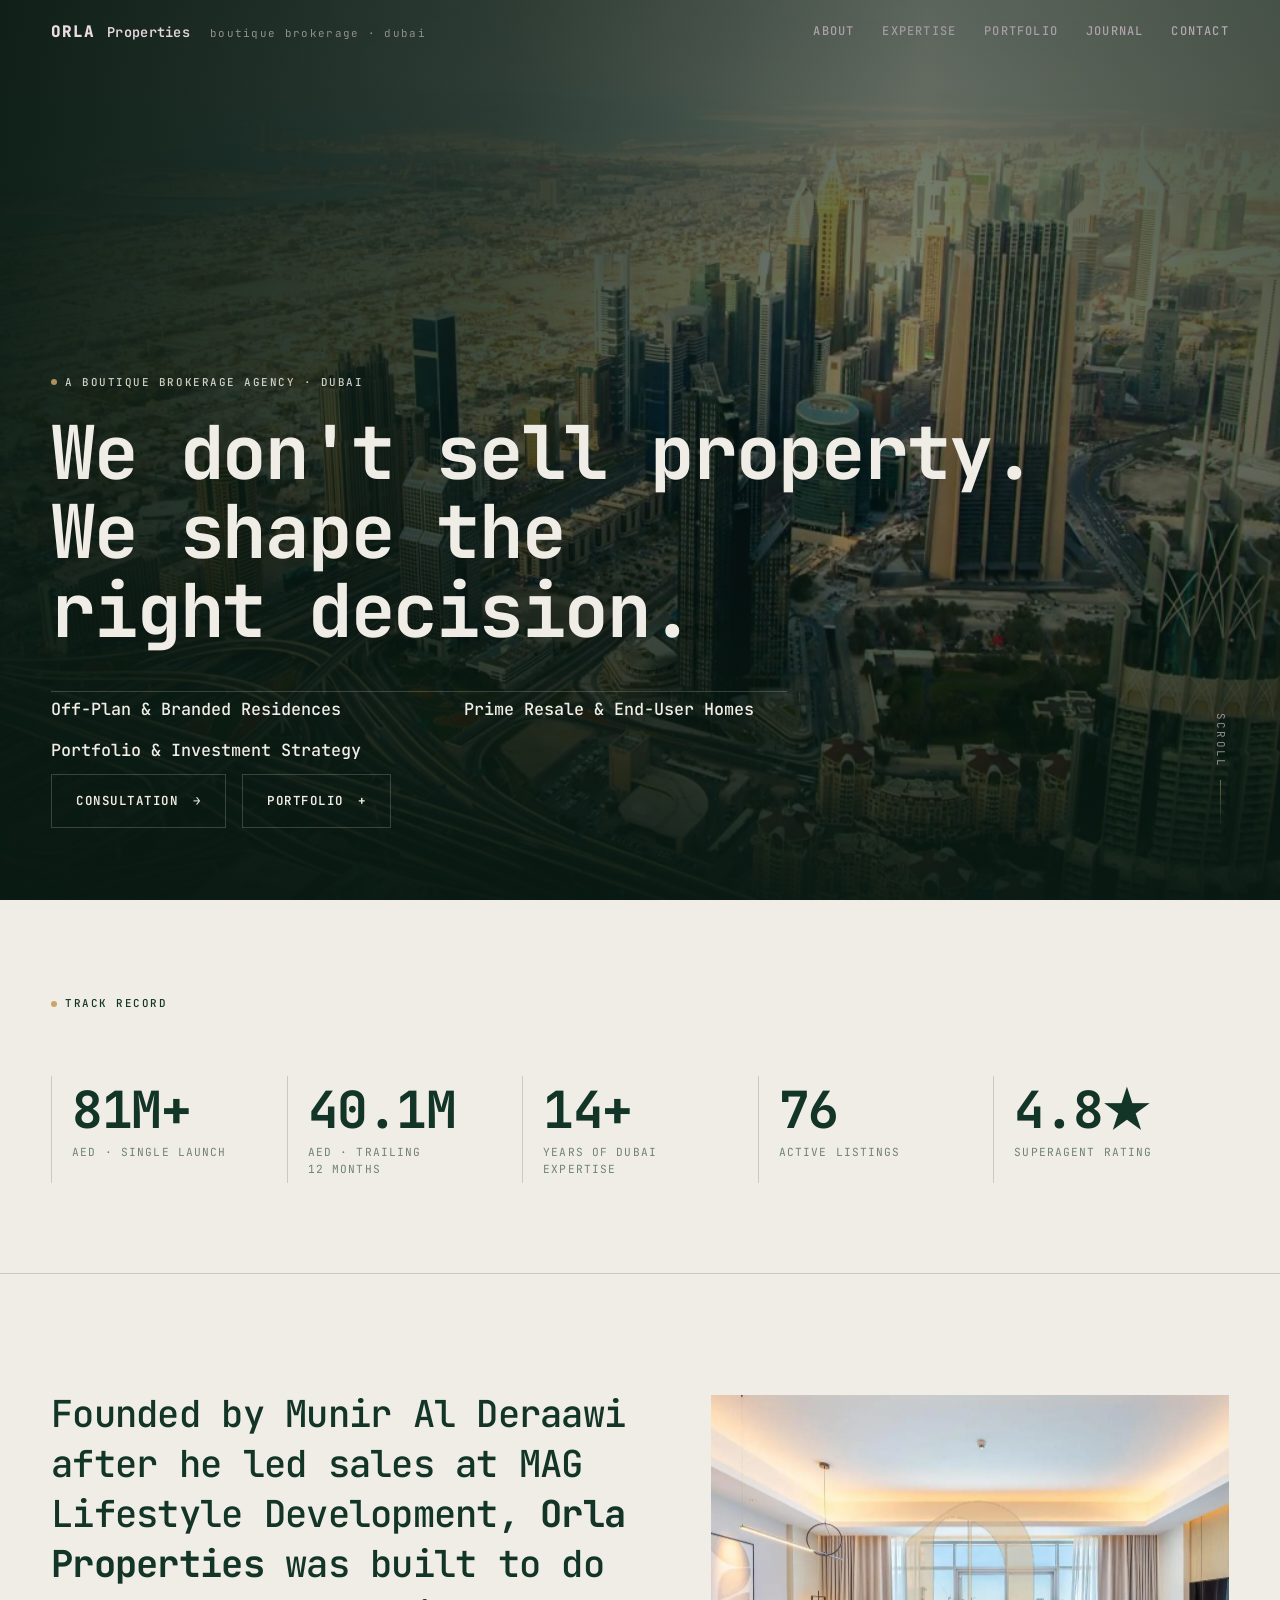
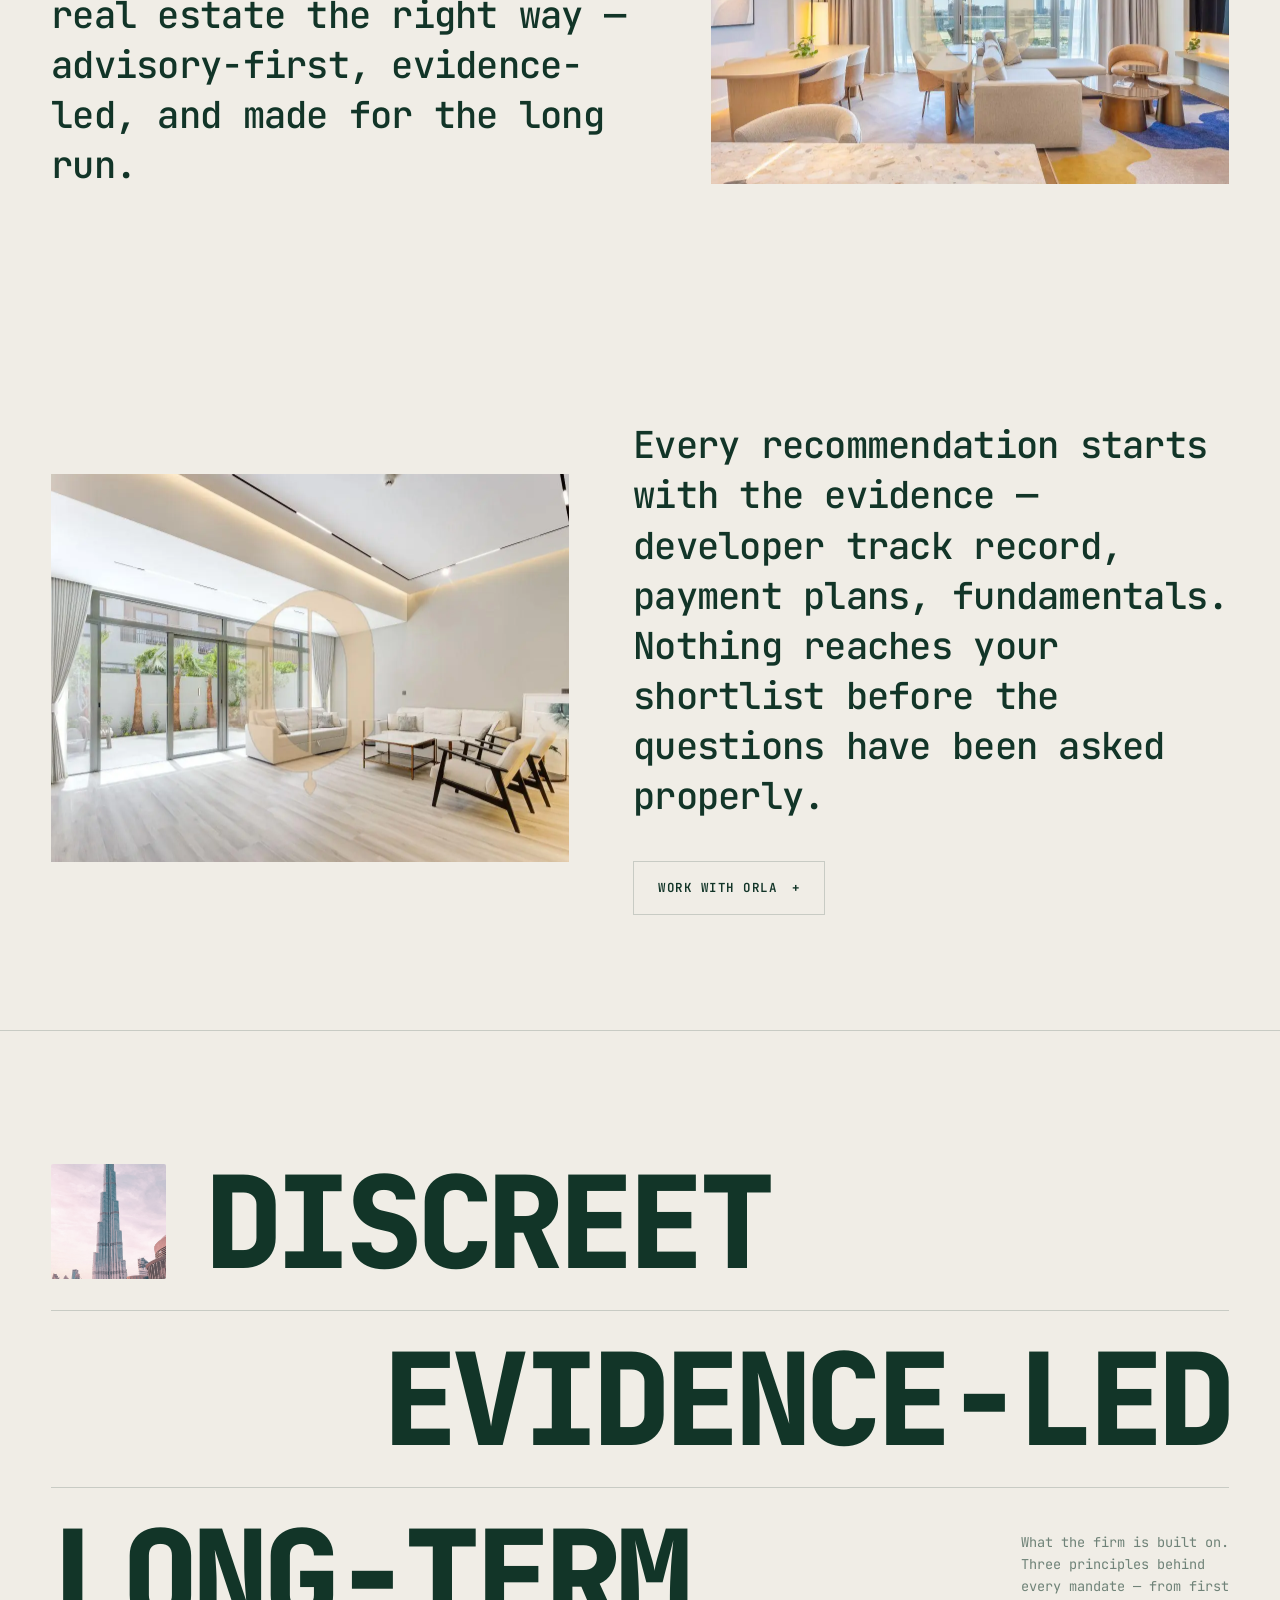
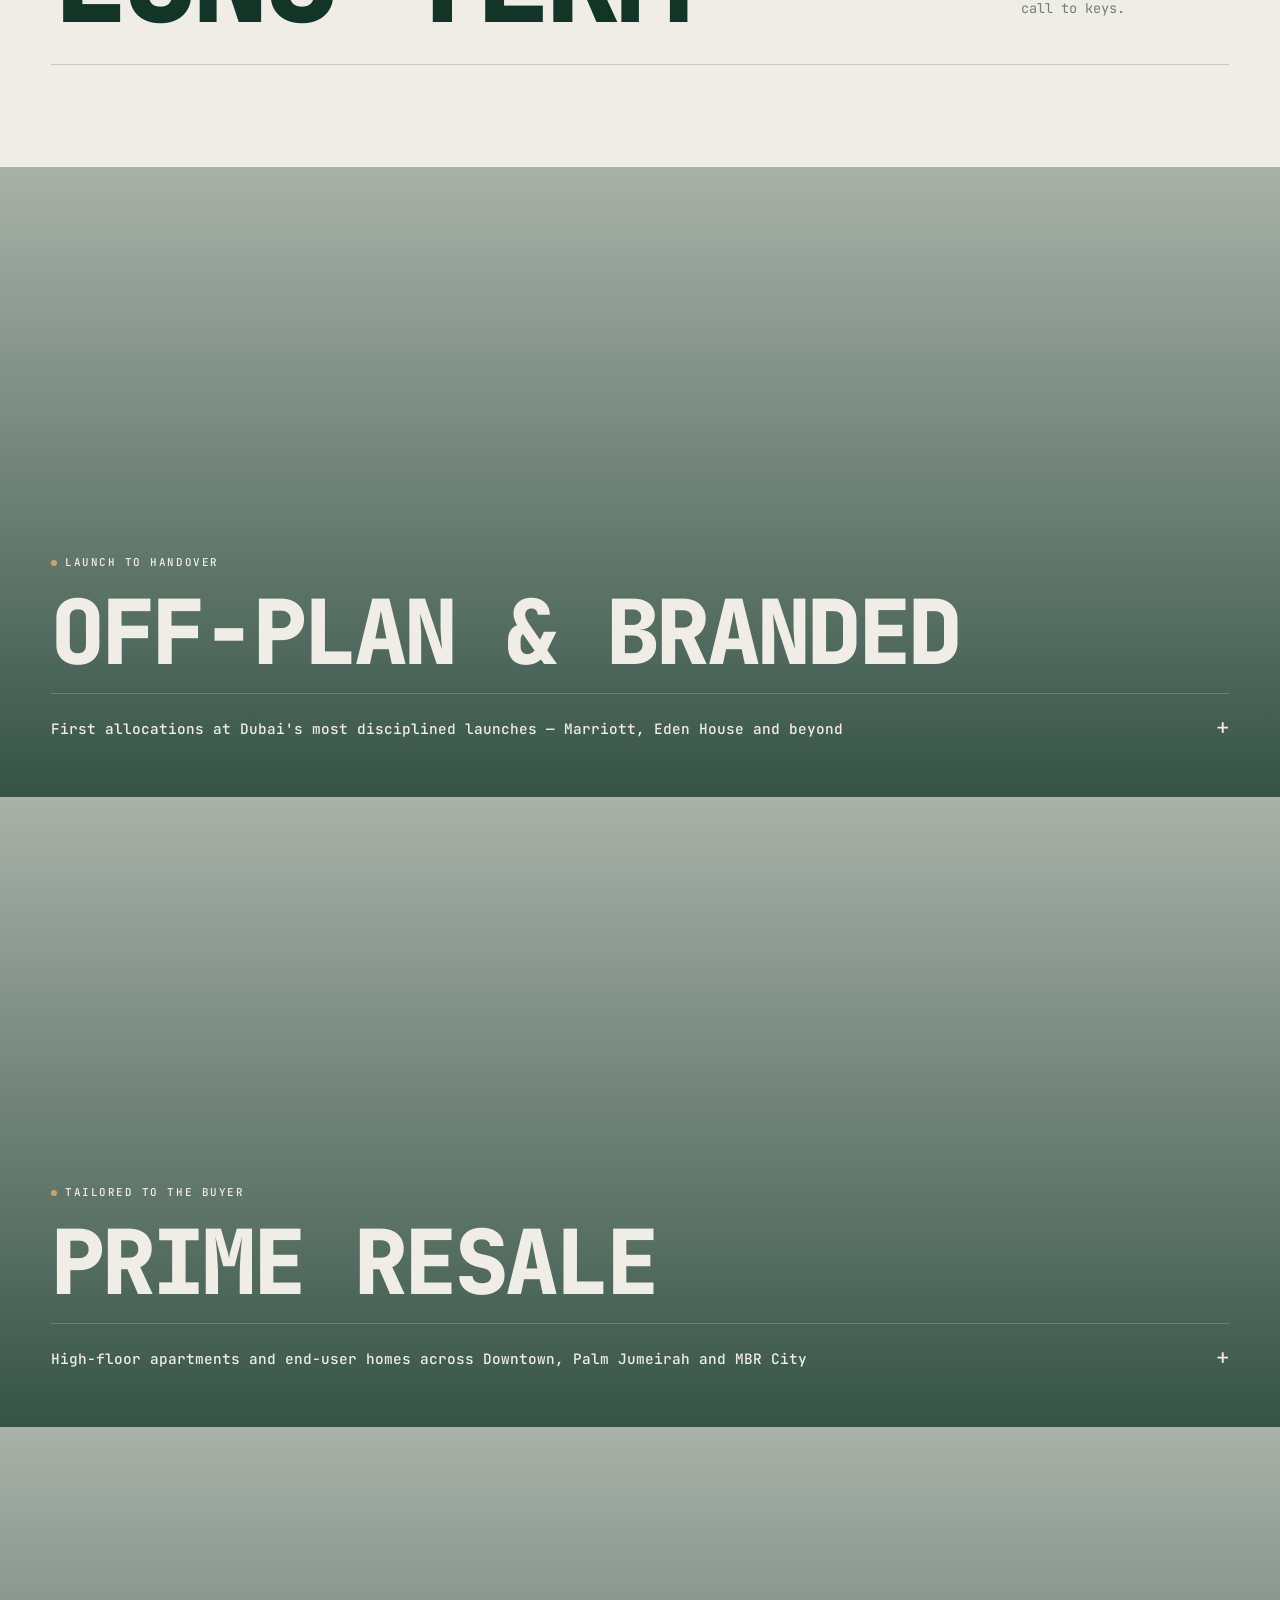
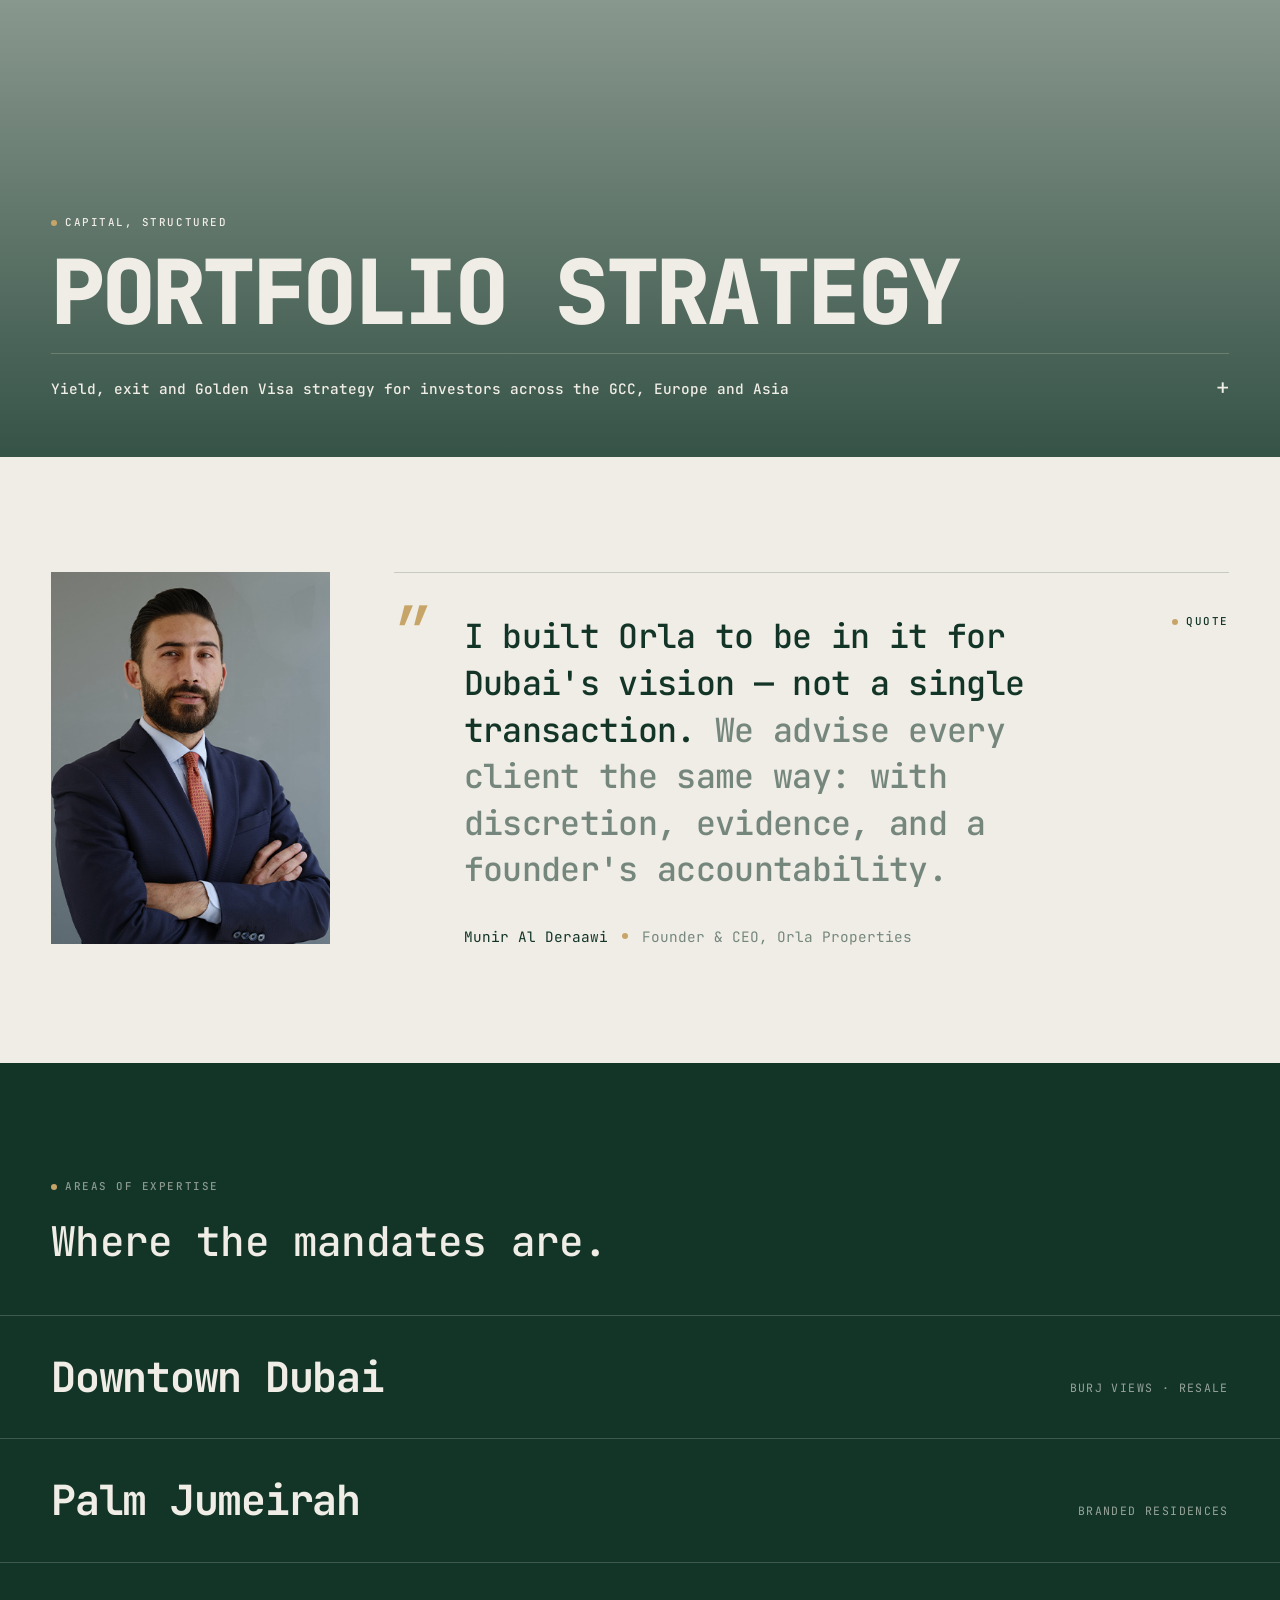
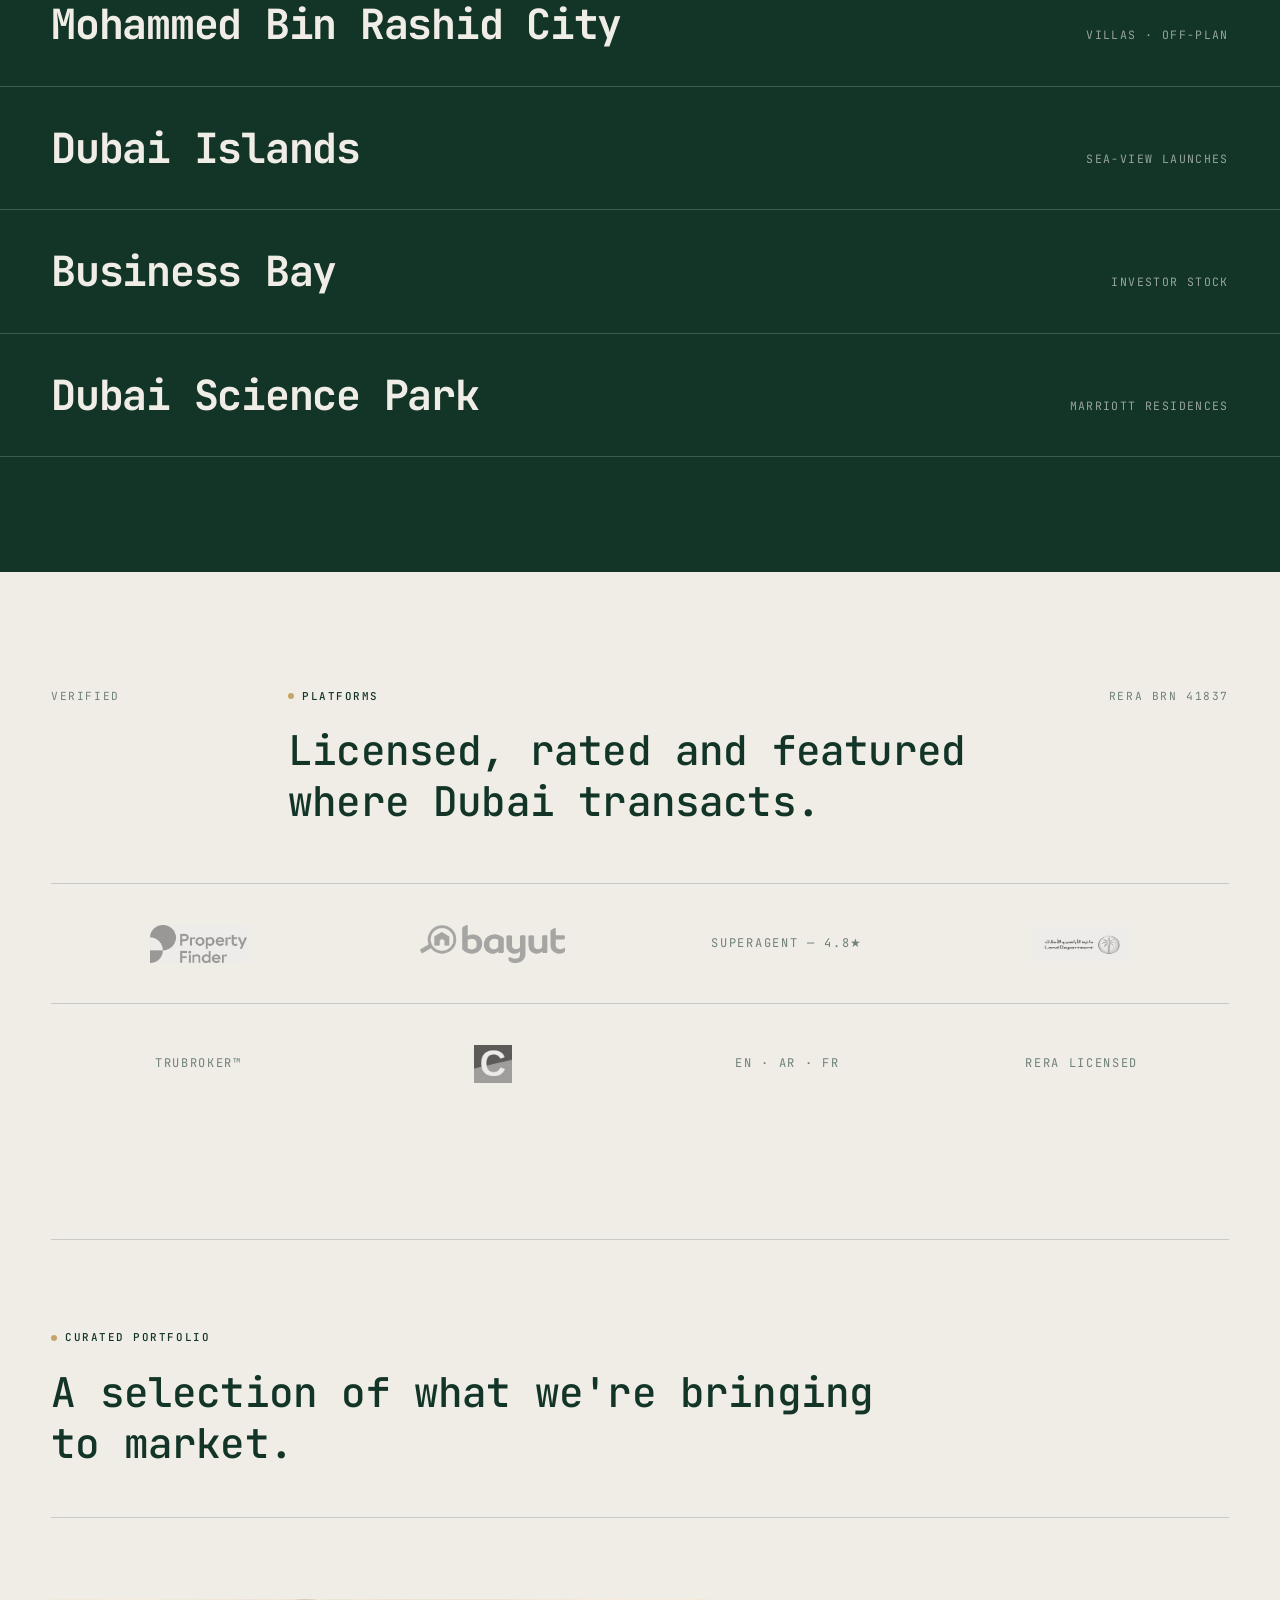
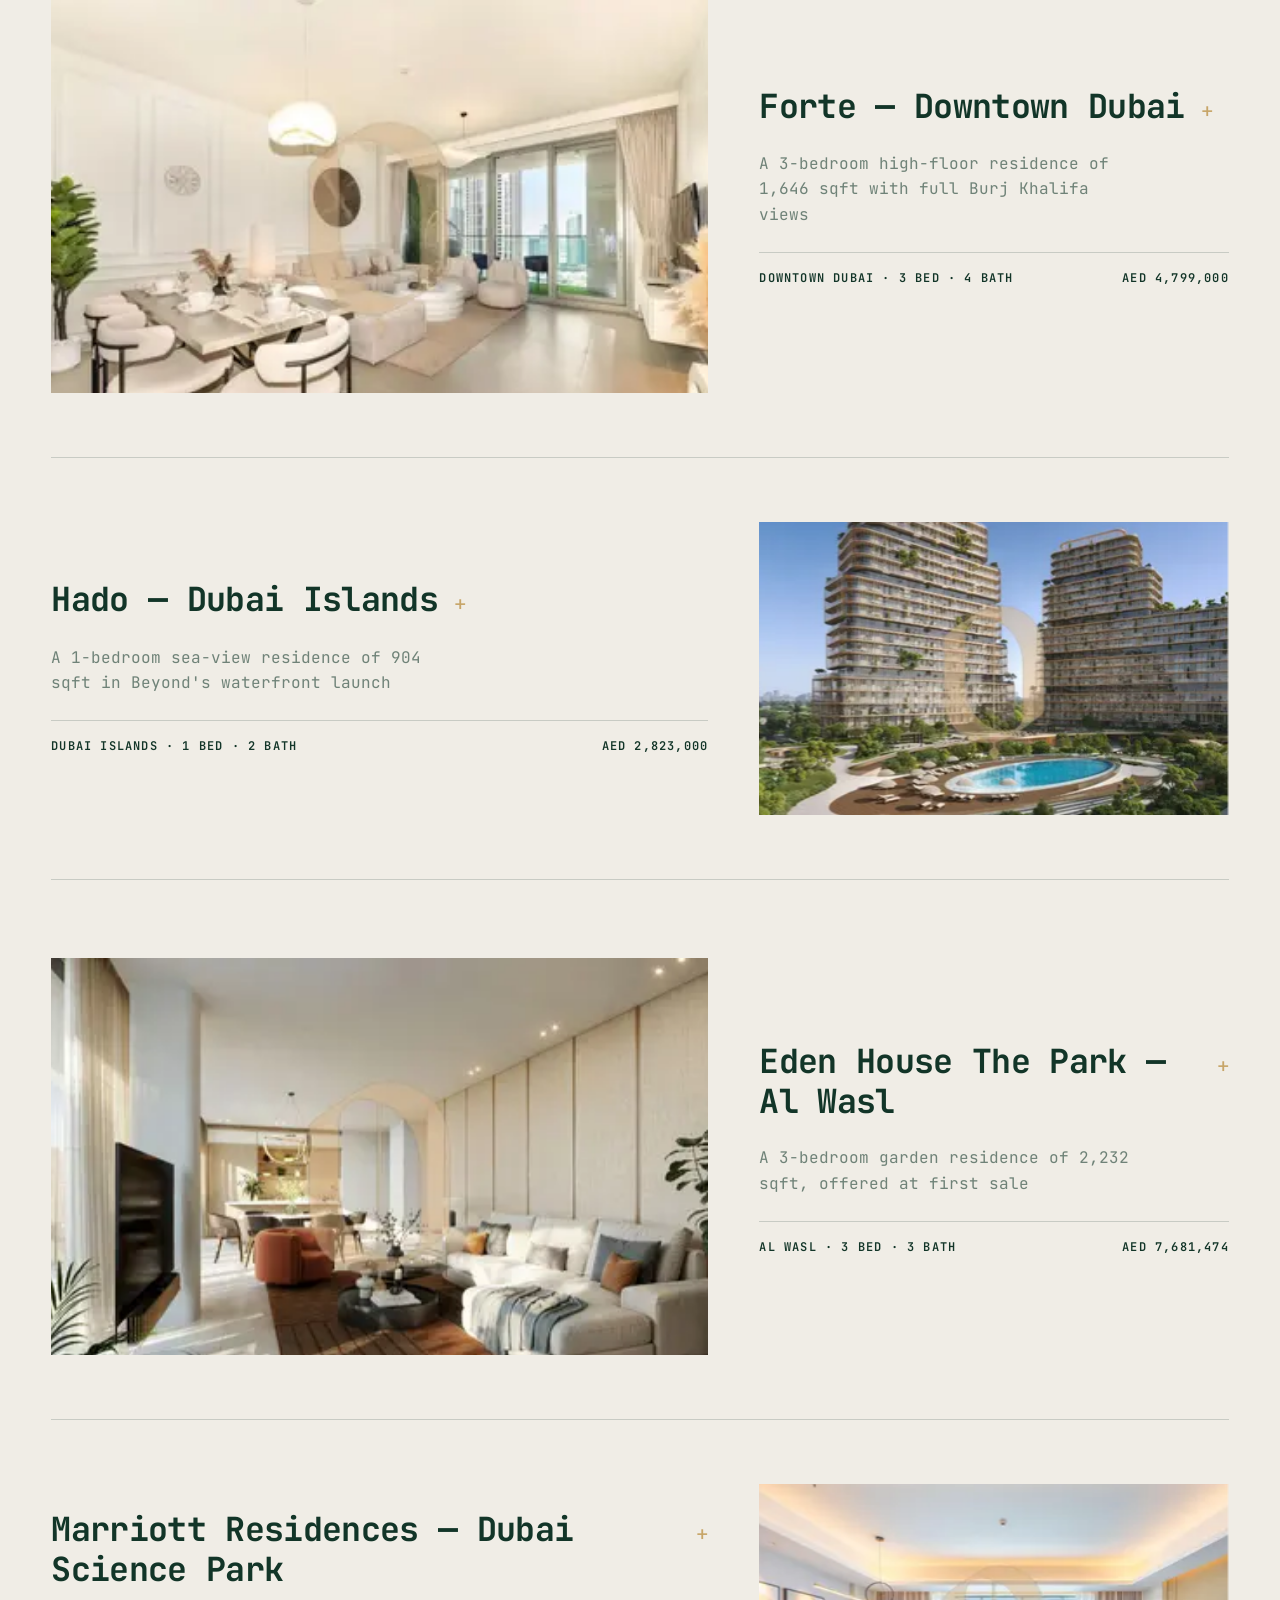
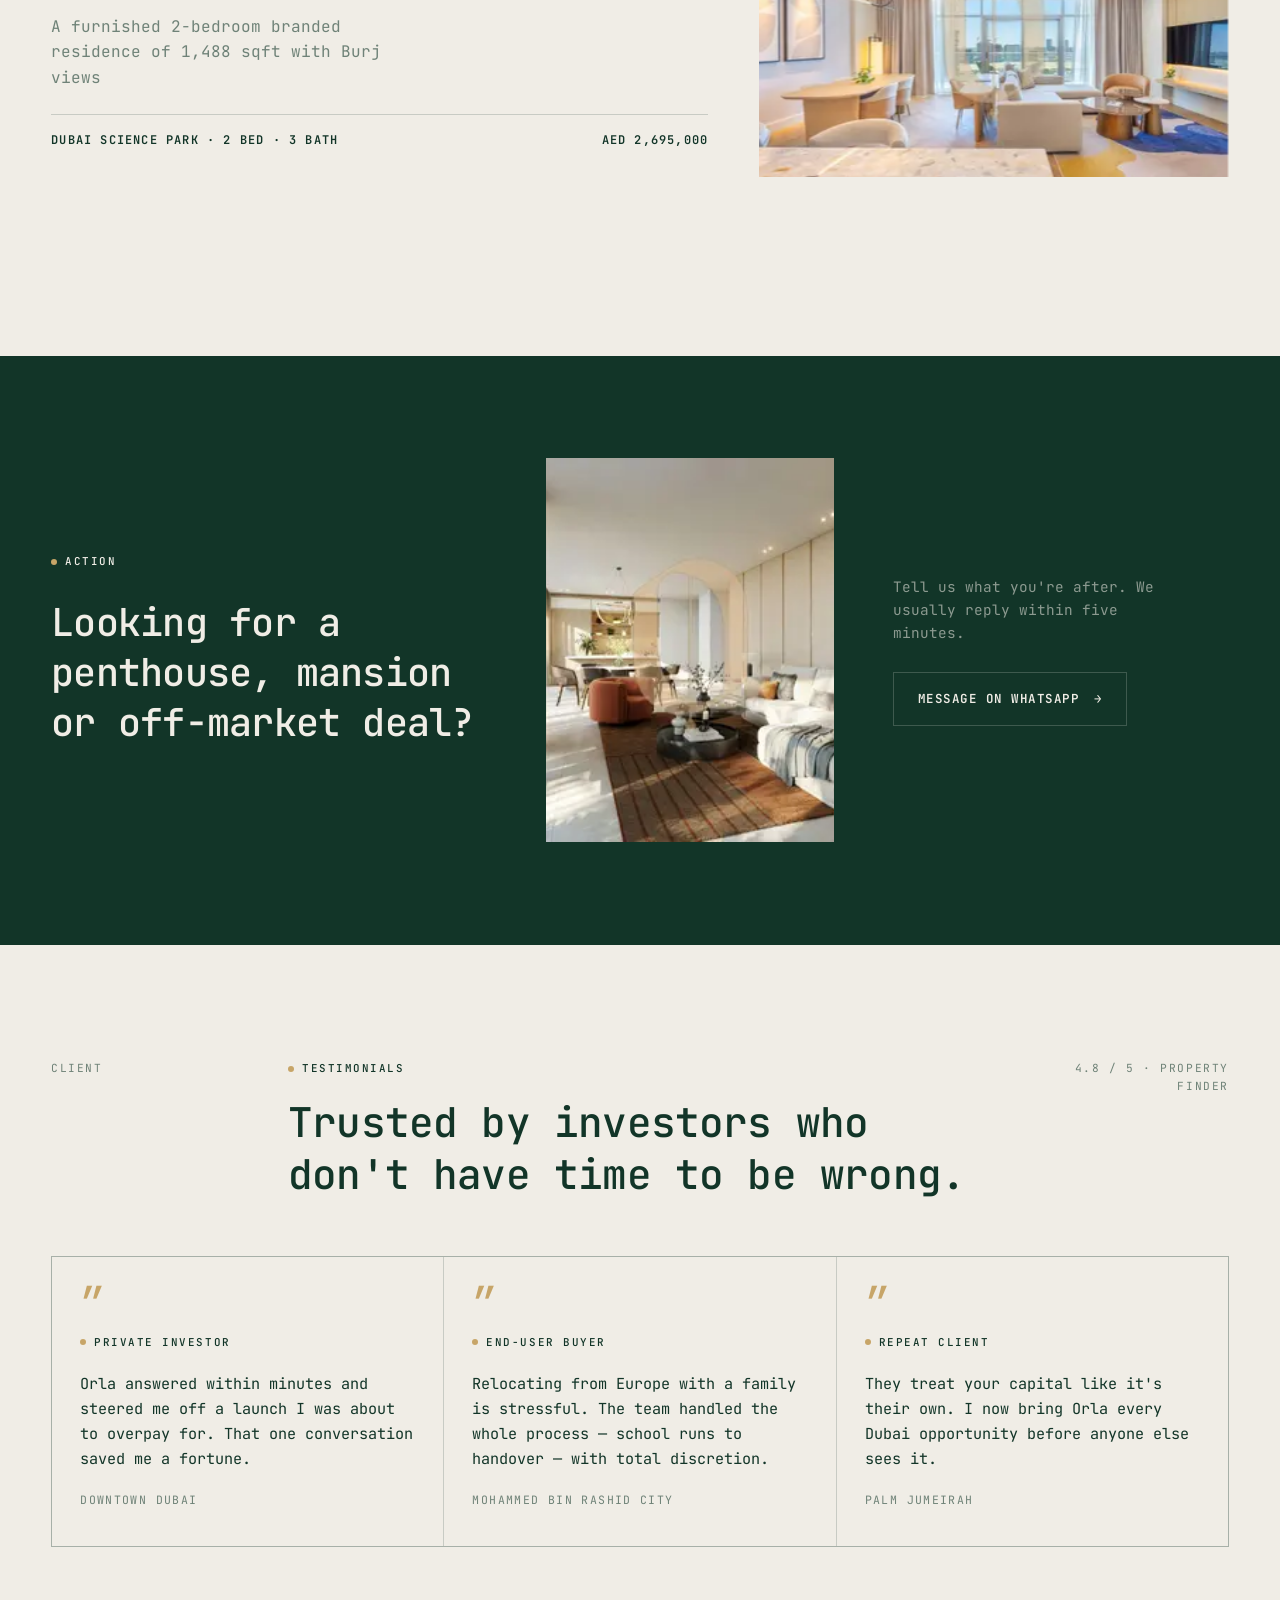
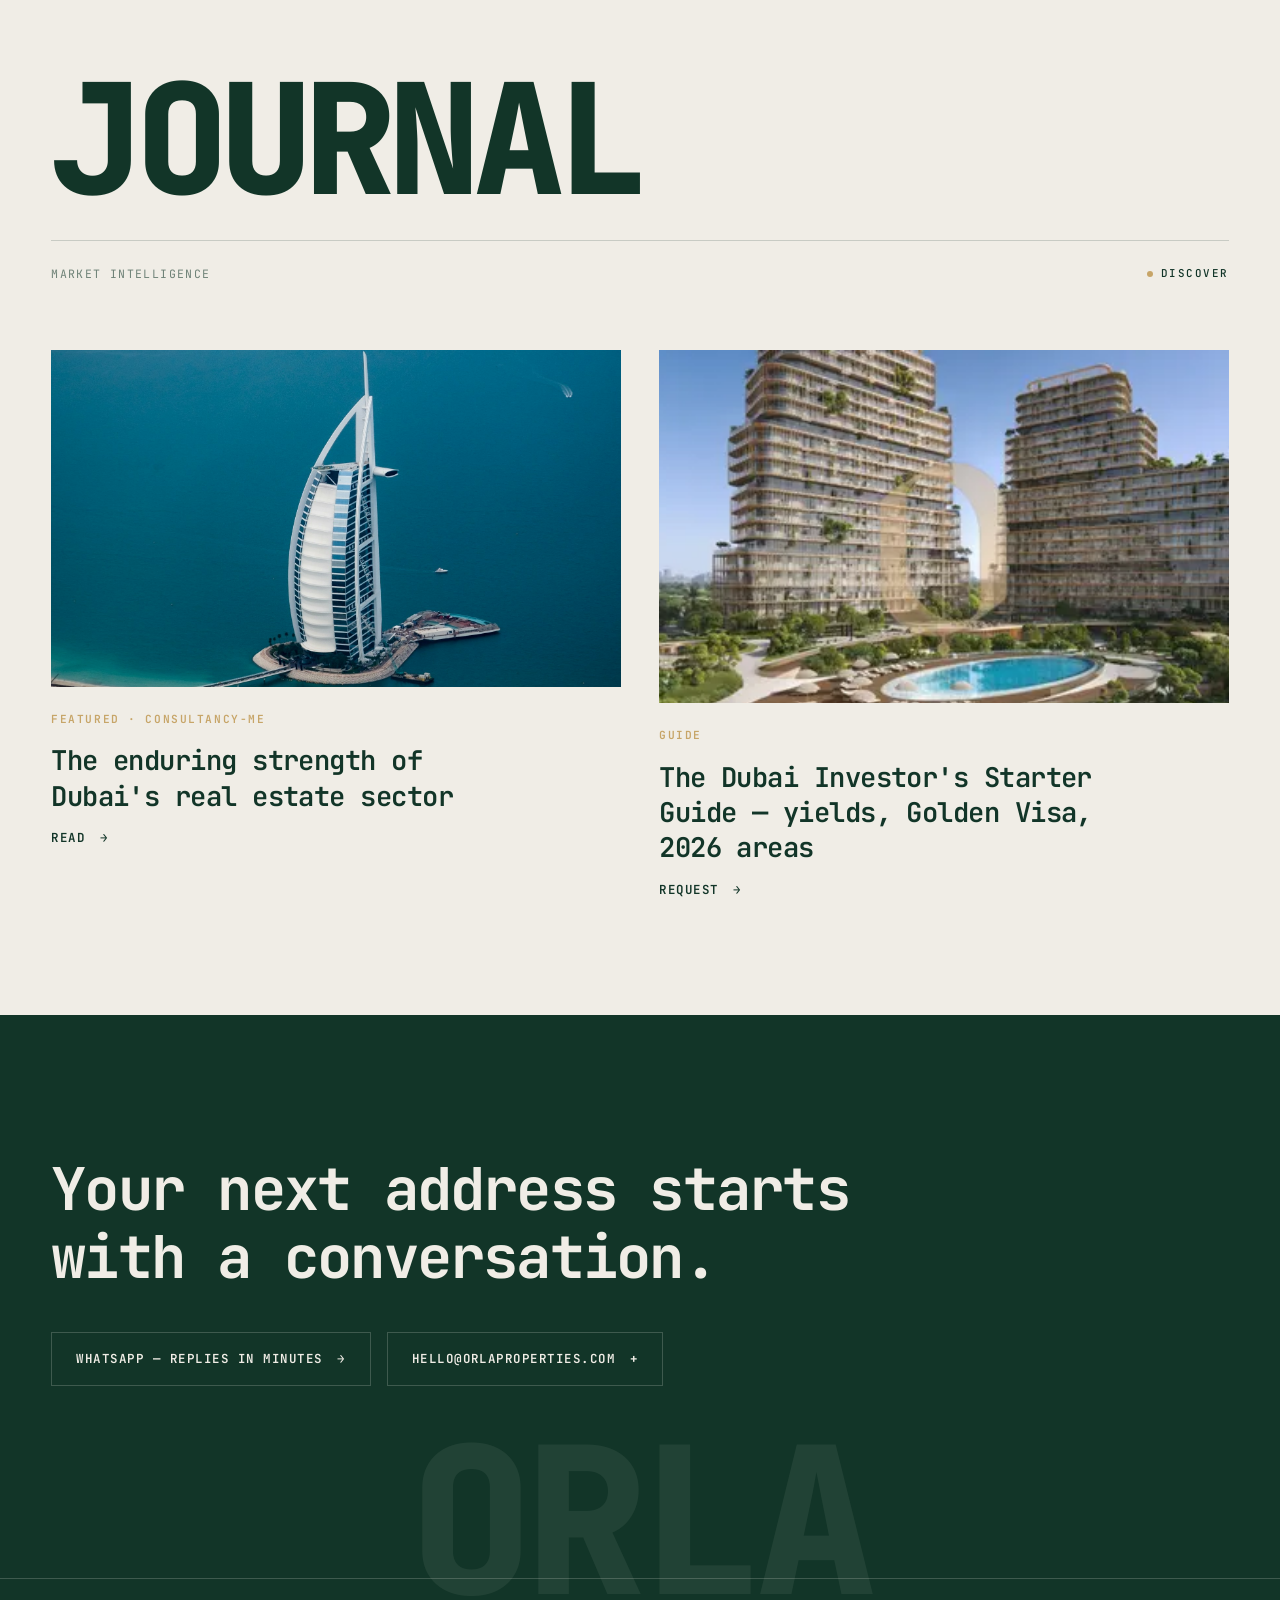
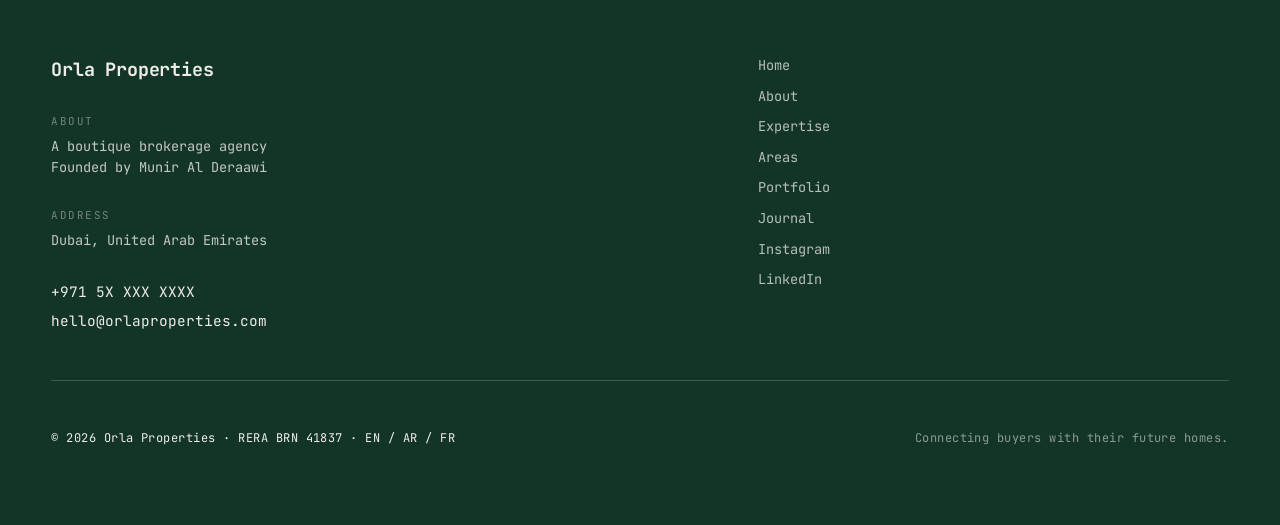
<file: index.html>
<!DOCTYPE html>
<html lang="en">
<head>
  <meta charset="UTF-8" />
  <title>Orla Properties — Boutique Property Brokerage, Dubai</title>
  <meta http-equiv="refresh" content="0; url=version-3/" />
  <link rel="canonical" href="version-3/" />
  <script>window.location.replace("version-3/");</script>
</head>
<body>
  <p>
    <a href="version-3/">Continue to the site</a> ·
    <a href="version-2/">Version 2 (Munir personal brand — archived)</a> ·
    <a href="version-1/">Version 1</a>
  </p>
</body>
</html>
</file>
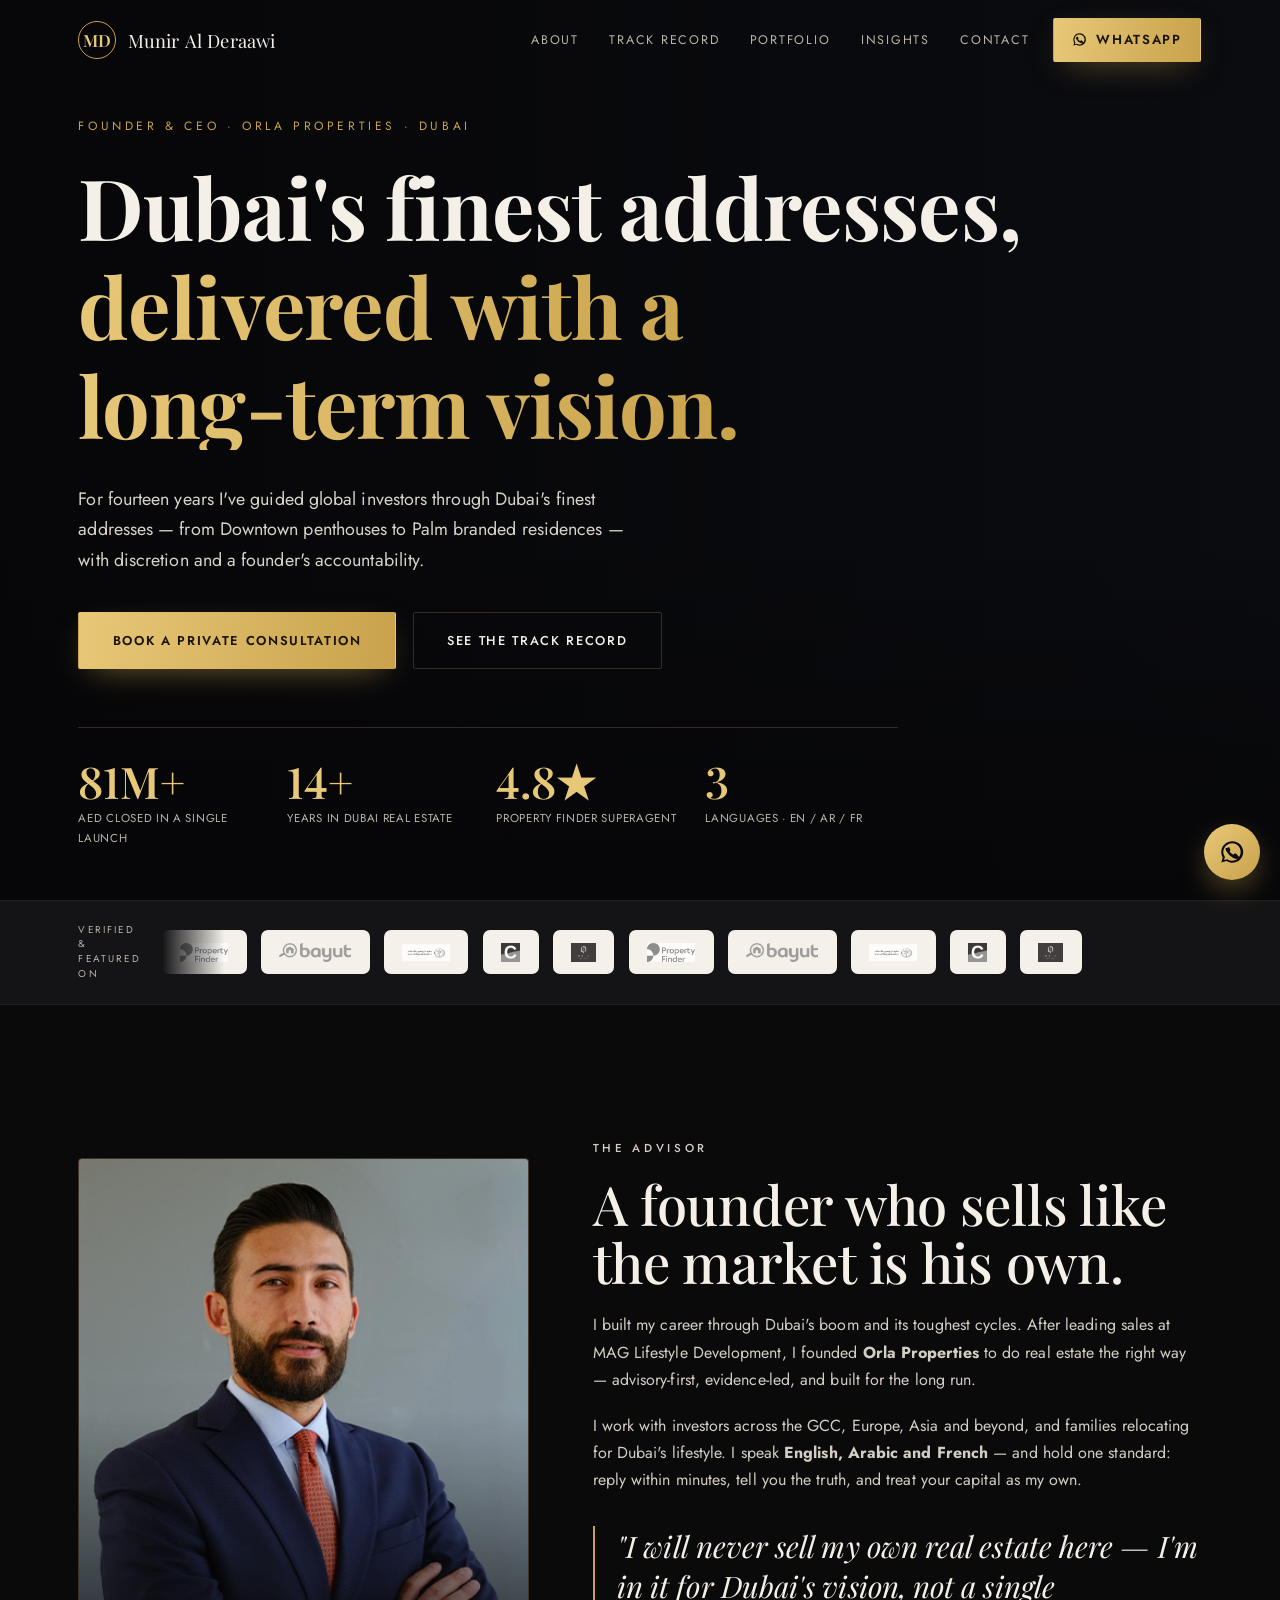
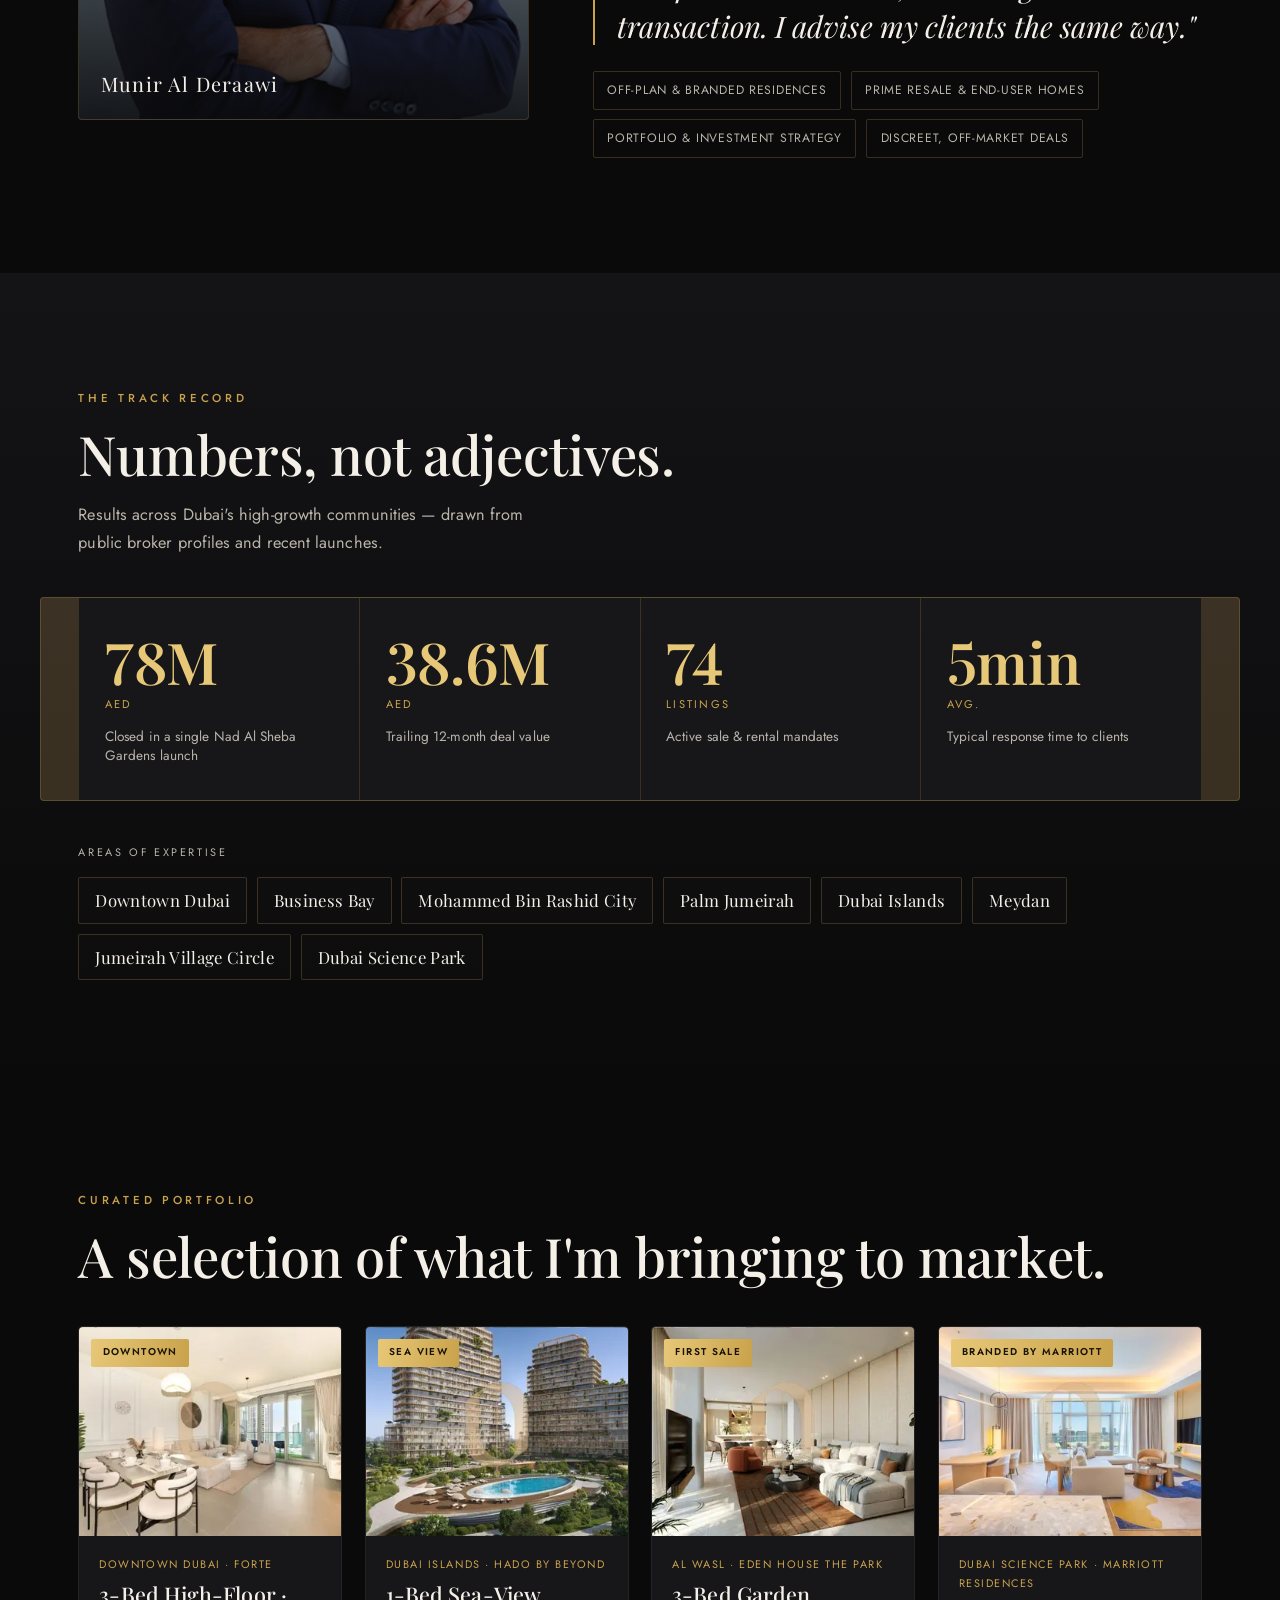
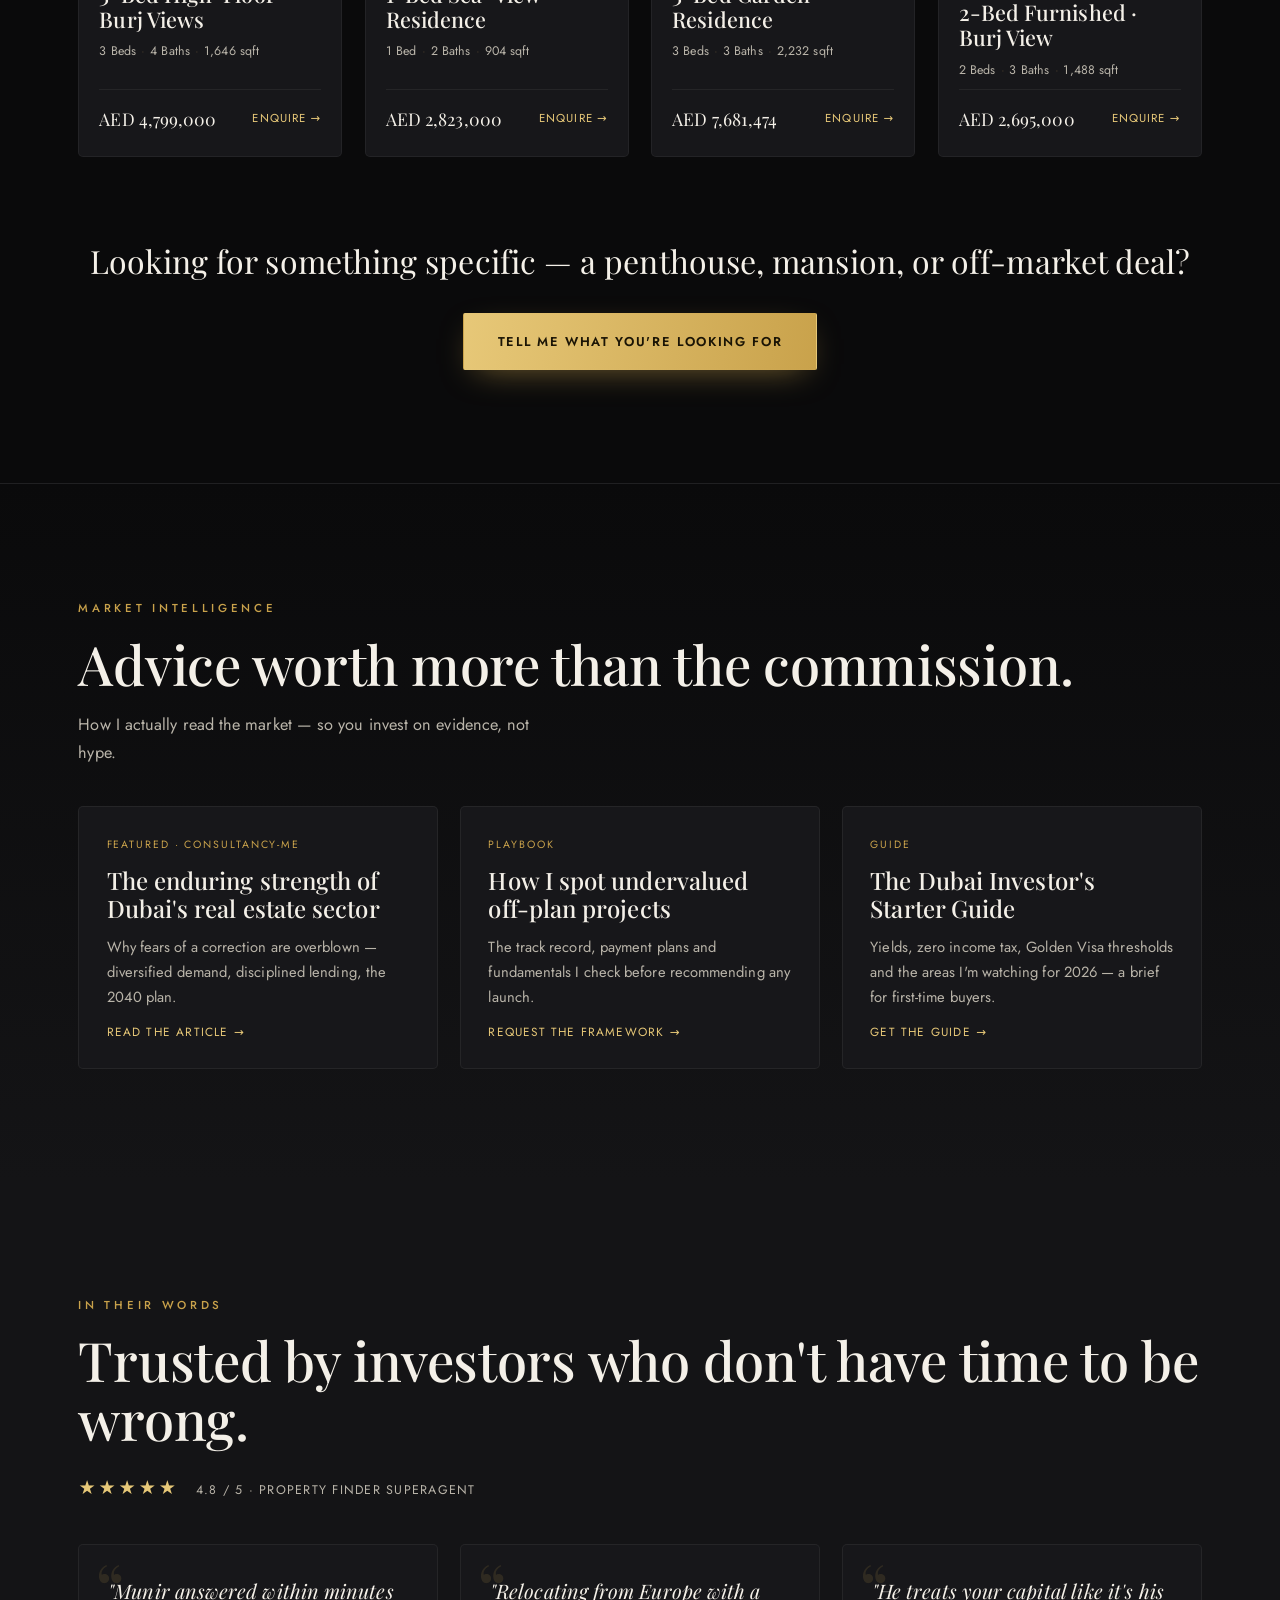
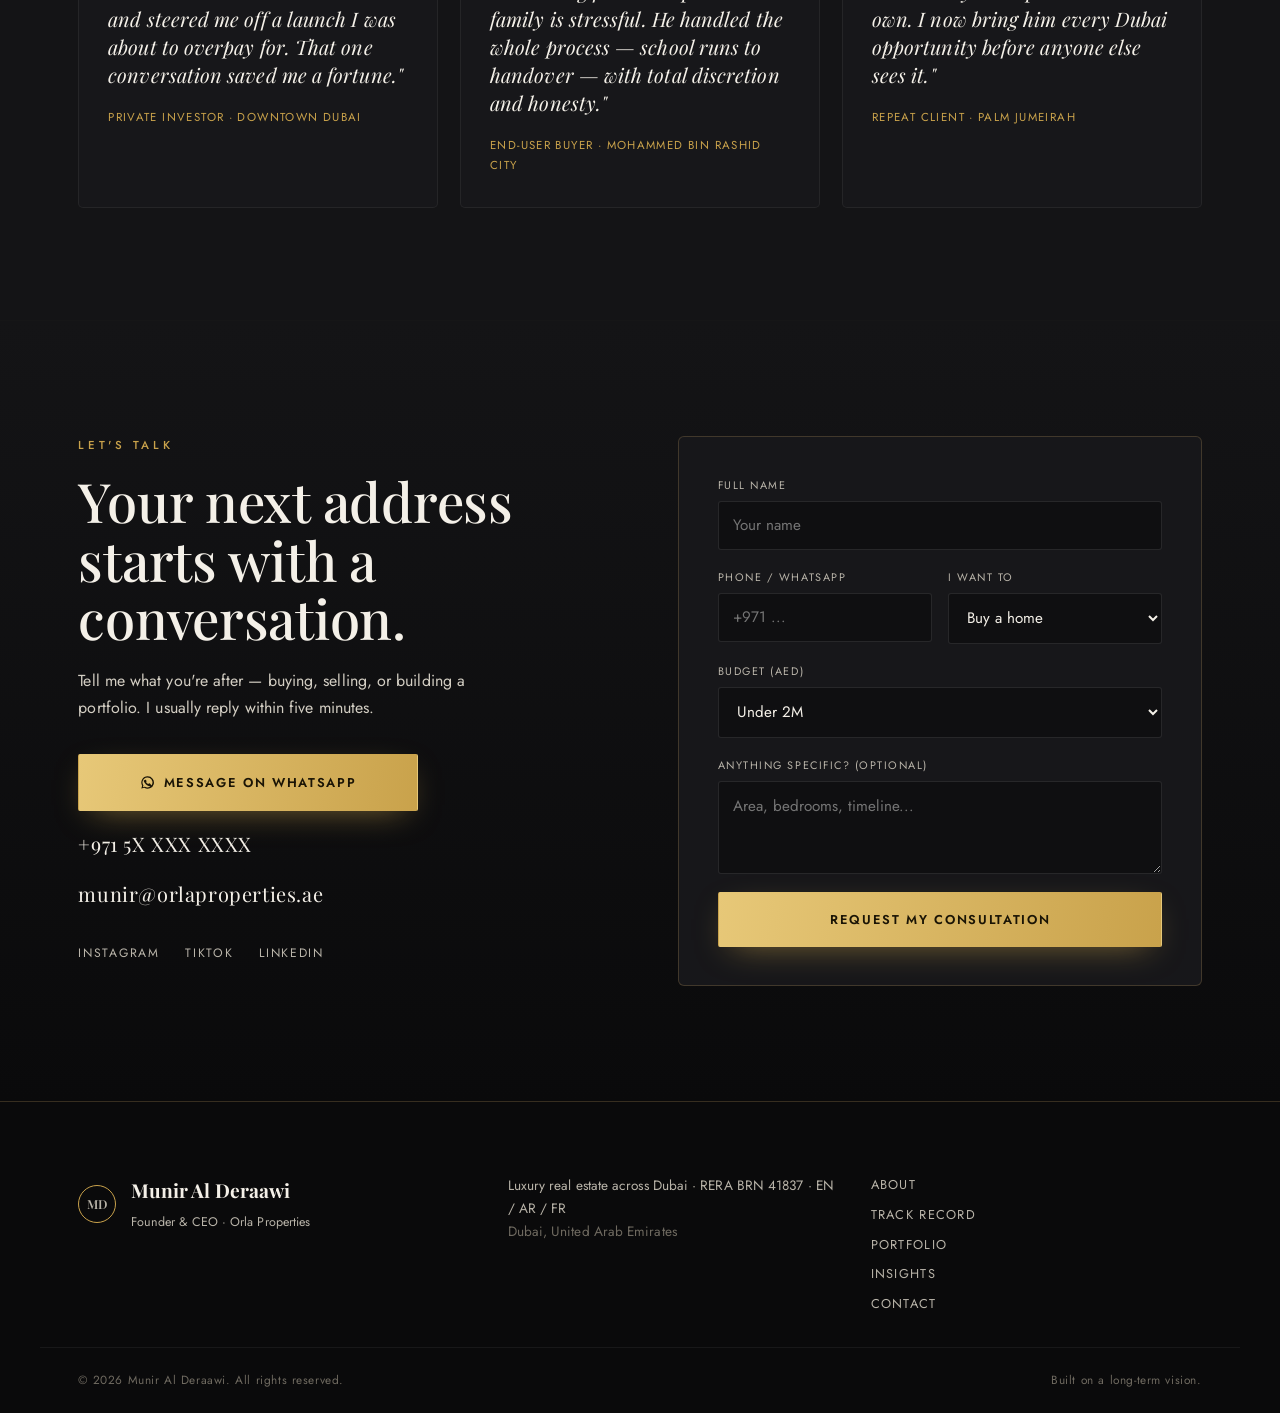
<file: version-1/index.html>
<!DOCTYPE html>
<html lang="en">
<head>
  <meta charset="UTF-8" />
  <meta name="viewport" content="width=device-width, initial-scale=1.0" />
  <title>Munir Al Deraawi — Luxury Real Estate, Dubai | Founder &amp; CEO, Orla Properties</title>
  <meta name="description" content="Munir Al Deraawi — Founder &amp; CEO of Orla Properties. 14+ years selling Dubai's finest homes, penthouses and branded residences to global investors. Book a private consultation." />
  <meta name="theme-color" content="#0a0a0a" />

  <!-- Open Graph -->
  <meta property="og:type" content="website" />
  <meta property="og:title" content="Munir Al Deraawi — Luxury Real Estate, Dubai" />
  <meta property="og:description" content="Founder &amp; CEO, Orla Properties. Dubai luxury real estate, built on a long-term vision." />
  <meta property="og:image" content="https://images.unsplash.com/photo-1512453979798-5ea266f8880c?auto=format&fit=crop&w=1200&q=80" />

  <link rel="preconnect" href="https://fonts.googleapis.com" />
  <link rel="preconnect" href="https://fonts.gstatic.com" crossorigin />
  <link href="https://fonts.googleapis.com/css2?family=Playfair+Display:ital,wght@0,400;0,500;0,600;0,700;1,400;1,500&family=Jost:wght@300;400;500;600&display=swap" rel="stylesheet" />
  <link rel="stylesheet" href="styles.css" />

  <!-- Person / RealEstateAgent structured data -->
  <script type="application/ld+json">
  {
    "@context": "https://schema.org",
    "@type": "RealEstateAgent",
    "name": "Munir Al Deraawi",
    "jobTitle": "Founder & CEO, Orla Properties",
    "areaServed": "Dubai, United Arab Emirates",
    "knowsLanguage": ["English", "Arabic", "French"],
    "url": "https://munirderaawi.com",
    "sameAs": [
      "https://www.instagram.com/munirderaawi/",
      "https://www.tiktok.com/@muniralderaawi",
      "https://www.linkedin.com/in/munir-al-deraawi-222149b0/"
    ]
  }
  </script>
</head>
<body>
  <div class="progress" id="progress" aria-hidden="true"></div>

  <!-- ============ NAV ============ -->
  <header class="nav" id="nav">
    <div class="nav__inner">
      <a href="#top" class="nav__brand">
        <span class="nav__monogram">MD</span>
        <span class="nav__name">Munir&nbsp;Al&nbsp;Deraawi</span>
      </a>
      <nav class="nav__links" aria-label="Primary">
        <a href="#about">About</a>
        <a href="#record">Track Record</a>
        <a href="#listings">Portfolio</a>
        <a href="#insights">Insights</a>
        <a href="#contact">Contact</a>
      </nav>
      <a class="btn btn--gold nav__cta" href="https://wa.me/9715XXXXXXXX" target="_blank" rel="noopener">
        <span class="btn__wa"></span> WhatsApp
      </a>
      <button class="nav__burger" id="burger" aria-label="Menu" aria-expanded="false">
        <span></span><span></span><span></span>
      </button>
    </div>
    <div class="mobile-menu" id="mobileMenu">
      <a href="#about">About</a>
      <a href="#record">Track Record</a>
      <a href="#listings">Portfolio</a>
      <a href="#insights">Insights</a>
      <a href="#contact">Contact</a>
      <a class="btn btn--gold" href="https://wa.me/9715XXXXXXXX" target="_blank" rel="noopener">Message on WhatsApp</a>
    </div>
  </header>

  <!-- ============ HERO ============ -->
  <section class="hero" id="top">
    <div class="hero__media" aria-hidden="true"></div>
    <div class="hero__scrim"></div>
    <div class="hero__content">
      <p class="hero__eyebrow reveal">Founder &amp; CEO · Orla Properties · Dubai</p>
      <h1 class="hero__title reveal">
        <span class="line"><span>Dubai's finest addresses,</span></span>
        <span class="line"><span class="gold-text">delivered with a</span></span>
        <span class="line"><span class="gold-text">long-term vision.</span></span>
      </h1>
      <p class="hero__lead reveal">
        For fourteen years I've guided global investors through Dubai's finest addresses — from Downtown
        penthouses to Palm branded residences — with discretion and a founder's accountability.
      </p>
      <div class="hero__actions reveal">
        <a class="btn btn--gold btn--lg" href="#contact">Book a Private Consultation</a>
        <a class="btn btn--ghost btn--lg" href="#record">See the Track Record</a>
      </div>

      <div class="hero__metrics reveal">
        <div class="metric">
          <span class="metric__num" data-count="81" data-suffix="M+">81M+</span>
          <span class="metric__label">AED closed in a single launch</span>
        </div>
        <div class="metric">
          <span class="metric__num" data-count="14" data-suffix="+">14+</span>
          <span class="metric__label">Years in Dubai real estate</span>
        </div>
        <div class="metric">
          <span class="metric__num" data-count="4.8" data-suffix="★" data-decimals="1">4.8★</span>
          <span class="metric__label">Property Finder SuperAgent</span>
        </div>
        <div class="metric">
          <span class="metric__num" data-count="3" data-suffix="">3</span>
          <span class="metric__label">Languages · EN / AR / FR</span>
        </div>
      </div>
    </div>
  </section>

  <!-- ============ LOGO TICKER ============ -->
  <section class="ticker" aria-label="Verified and featured on">
    <div class="ticker__inner">
      <span class="ticker__label">Verified &amp; featured on</span>
      <div class="ticker__viewport">
        <div class="ticker__track">
          <span class="ticker__logo"><img src="assets/logos/propertyfinder.jpg" alt="Property Finder" /></span>
          <span class="ticker__logo"><img src="assets/logos/bayut.png" alt="Bayut" /></span>
          <span class="ticker__logo"><img src="assets/logos/dld.png" alt="Dubai Land Department" /></span>
          <span class="ticker__logo"><img src="assets/logos/consultancy.png" alt="Consultancy-ME" /></span>
          <span class="ticker__logo"><img src="assets/logos/orla.jpg" alt="Orla Properties" /></span>
          <span class="ticker__logo" aria-hidden="true"><img src="assets/logos/propertyfinder.jpg" alt="" /></span>
          <span class="ticker__logo" aria-hidden="true"><img src="assets/logos/bayut.png" alt="" /></span>
          <span class="ticker__logo" aria-hidden="true"><img src="assets/logos/dld.png" alt="" /></span>
          <span class="ticker__logo" aria-hidden="true"><img src="assets/logos/consultancy.png" alt="" /></span>
          <span class="ticker__logo" aria-hidden="true"><img src="assets/logos/orla.jpg" alt="" /></span>
        </div>
      </div>
    </div>
  </section>

  <!-- ============ ABOUT ============ -->
  <section class="about" id="about">
    <div class="about__grid">
      <div class="about__portrait reveal">
        <div class="portrait">
          <img src="assets/article_1.jpg" alt="Munir Al Deraawi, Founder &amp; CEO of Orla Properties" class="portrait__img" loading="lazy" />
          <span class="portrait__cap">Munir Al Deraawi</span>
        </div>
      </div>
      <div class="about__body">
        <p class="sec-eyebrow reveal">The Advisor</p>
        <h2 class="sec-title reveal">A founder who sells like the market is his own.</h2>
        <p class="reveal">
          I built my career through Dubai's boom and its toughest cycles. After leading sales at MAG Lifestyle
          Development, I founded <strong>Orla Properties</strong> to do real estate the right way — advisory-first,
          evidence-led, and built for the long run.
        </p>
        <p class="reveal">
          I work with investors across the GCC, Europe, Asia and beyond, and families relocating for Dubai's
          lifestyle. I speak <strong>English, Arabic and French</strong> — and hold one standard: reply within
          minutes, tell you the truth, and treat your capital as my own.
        </p>
        <blockquote class="pullquote reveal">
          "I will never sell my own real estate here — I'm in it for Dubai's vision, not a single transaction.
          I advise my clients the same way."
        </blockquote>
        <ul class="about__pills reveal">
          <li>Off-plan &amp; branded residences</li>
          <li>Prime resale &amp; end-user homes</li>
          <li>Portfolio &amp; investment strategy</li>
          <li>Discreet, off-market deals</li>
        </ul>
      </div>
    </div>
  </section>

  <!-- ============ TRACK RECORD ============ -->
  <section class="record" id="record">
    <div class="record__head">
      <p class="sec-eyebrow reveal">The Track Record</p>
      <h2 class="sec-title reveal">Numbers, not adjectives.</h2>
      <p class="sec-sub reveal">Results across Dubai's high-growth communities — drawn from public broker profiles and recent launches.</p>
    </div>

    <div class="record__stats">
      <div class="stat reveal"><span class="stat__num" data-count="81" data-suffix="M">81M</span><span class="stat__unit">AED</span><span class="stat__label">Closed in a single Nad Al Sheba Gardens launch</span></div>
      <div class="stat reveal"><span class="stat__num" data-count="40.1" data-suffix="M" data-decimals="1">40.1M</span><span class="stat__unit">AED</span><span class="stat__label">Trailing 12-month deal value</span></div>
      <div class="stat reveal"><span class="stat__num" data-count="77" data-suffix="">77</span><span class="stat__unit">Listings</span><span class="stat__label">Active sale &amp; rental mandates</span></div>
      <div class="stat reveal"><span class="stat__num" data-count="5" data-suffix="min">5min</span><span class="stat__unit">Avg.</span><span class="stat__label">Typical response time to clients</span></div>
    </div>

    <div class="record__areas reveal">
      <span class="record__areas-label">Areas of expertise</span>
      <div class="chips">
        <span class="chip">Downtown Dubai</span>
        <span class="chip">Business Bay</span>
        <span class="chip">Mohammed Bin Rashid City</span>
        <span class="chip">Palm Jumeirah</span>
        <span class="chip">Dubai Islands</span>
        <span class="chip">Meydan</span>
        <span class="chip">Jumeirah Village Circle</span>
        <span class="chip">Dubai Science Park</span>
      </div>
    </div>
  </section>

  <!-- ============ FEATURED LISTINGS ============ -->
  <section class="listings" id="listings">
    <div class="listings__head">
      <p class="sec-eyebrow reveal">Curated Portfolio</p>
      <h2 class="sec-title reveal">A selection of what I'm bringing to market.</h2>
    </div>
    <div class="listings__grid">

      <article class="card reveal">
        <div class="card__img" style="--img:url('assets/listing_forte.webp')">
          <span class="card__tag">Downtown</span>
        </div>
        <div class="card__body">
          <span class="card__loc">Downtown Dubai · Forte</span>
          <h3 class="card__title">3-Bed High-Floor · Burj Views</h3>
          <div class="card__meta"><span>3 Beds</span><span>4 Baths</span><span>1,646 sqft</span></div>
          <div class="card__foot"><span class="card__price">AED 4,799,000</span><a class="card__link" href="#contact">Enquire →</a></div>
        </div>
      </article>

      <article class="card reveal">
        <div class="card__img" style="--img:url('assets/listing_hado.webp')">
          <span class="card__tag">Sea View</span>
        </div>
        <div class="card__body">
          <span class="card__loc">Dubai Islands · Hado by Beyond</span>
          <h3 class="card__title">1-Bed Sea-View Residence</h3>
          <div class="card__meta"><span>1 Bed</span><span>2 Baths</span><span>904 sqft</span></div>
          <div class="card__foot"><span class="card__price">AED 2,823,000</span><a class="card__link" href="#contact">Enquire →</a></div>
        </div>
      </article>

      <article class="card reveal">
        <div class="card__img" style="--img:url('assets/listing_eden.webp')">
          <span class="card__tag">First Sale</span>
        </div>
        <div class="card__body">
          <span class="card__loc">Al Wasl · Eden House The Park</span>
          <h3 class="card__title">3-Bed Garden Residence</h3>
          <div class="card__meta"><span>3 Beds</span><span>3 Baths</span><span>2,232 sqft</span></div>
          <div class="card__foot"><span class="card__price">AED 7,681,474</span><a class="card__link" href="#contact">Enquire →</a></div>
        </div>
      </article>

      <article class="card reveal">
        <div class="card__img" style="--img:url('assets/listing_marriott.webp')">
          <span class="card__tag">Branded by Marriott</span>
        </div>
        <div class="card__body">
          <span class="card__loc">Dubai Science Park · Marriott Residences</span>
          <h3 class="card__title">2-Bed Furnished · Burj View</h3>
          <div class="card__meta"><span>2 Beds</span><span>3 Baths</span><span>1,488 sqft</span></div>
          <div class="card__foot"><span class="card__price">AED 2,695,000</span><a class="card__link" href="#contact">Enquire →</a></div>
        </div>
      </article>

    </div>
    <div class="listings__cta reveal">
      <p>Looking for something specific — a penthouse, mansion, or off-market deal?</p>
      <a class="btn btn--gold btn--lg" href="#contact">Tell me what you're looking for</a>
    </div>
  </section>

  <!-- ============ INSIGHTS ============ -->
  <section class="insights" id="insights">
    <div class="insights__head">
      <p class="sec-eyebrow reveal">Market Intelligence</p>
      <h2 class="sec-title reveal">Advice worth more than the commission.</h2>
      <p class="sec-sub reveal">How I actually read the market — so you invest on evidence, not hype.</p>
    </div>
    <div class="insights__grid">
      <a class="insight reveal" href="https://www.consultancy-me.com/news/11132/munir-al-deraawi-on-the-enduring-strength-of-dubais-real-estate-sector" target="_blank" rel="noopener">
        <span class="insight__kicker">Featured · Consultancy-ME</span>
        <h3>The enduring strength of Dubai's real estate sector</h3>
        <p>Why fears of a correction are overblown — diversified demand, disciplined lending, the 2040 plan.</p>
        <span class="insight__more">Read the article →</span>
      </a>
      <a class="insight reveal" href="#contact">
        <span class="insight__kicker">Playbook</span>
        <h3>How I spot undervalued off-plan projects</h3>
        <p>The track record, payment plans and fundamentals I check before recommending any launch.</p>
        <span class="insight__more">Request the framework →</span>
      </a>
      <a class="insight reveal" href="#contact">
        <span class="insight__kicker">Guide</span>
        <h3>The Dubai Investor's Starter Guide</h3>
        <p>Yields, zero income tax, Golden Visa thresholds and the areas I'm watching for 2026 — a brief for first-time buyers.</p>
        <span class="insight__more">Get the guide →</span>
      </a>
    </div>
  </section>

  <!-- ============ TESTIMONIALS ============ -->
  <section class="quotes">
    <div class="quotes__head">
      <p class="sec-eyebrow reveal">In Their Words</p>
      <h2 class="sec-title reveal">Trusted by investors who don't have time to be wrong.</h2>
      <p class="quotes__rating reveal">★★★★★ <span>4.8 / 5 · Property Finder SuperAgent</span></p>
    </div>
    <div class="quotes__grid">
      <!-- REPLACE with verified client reviews before publishing -->
      <figure class="quote reveal">
        <blockquote>"Munir answered within minutes and steered me off a launch I was about to overpay for. That one conversation saved me a fortune."</blockquote>
        <figcaption>Private Investor · Downtown Dubai</figcaption>
      </figure>
      <figure class="quote reveal">
        <blockquote>"Relocating from Europe with a family is stressful. He handled the whole process — school runs to handover — with total discretion and honesty."</blockquote>
        <figcaption>End-User Buyer · Mohammed Bin Rashid City</figcaption>
      </figure>
      <figure class="quote reveal">
        <blockquote>"He treats your capital like it's his own. I now bring him every Dubai opportunity before anyone else sees it."</blockquote>
        <figcaption>Repeat Client · Palm Jumeirah</figcaption>
      </figure>
    </div>
  </section>

  <!-- ============ CONTACT ============ -->
  <section class="contact" id="contact">
    <div class="contact__grid">
      <div class="contact__intro reveal">
        <p class="sec-eyebrow">Let's Talk</p>
        <h2 class="sec-title">Your next address starts with a conversation.</h2>
        <p class="contact__lead">
          Tell me what you're after — buying, selling, or building a portfolio. I usually reply within five minutes.
        </p>
        <div class="contact__direct">
          <a class="btn btn--gold btn--lg btn--wide" href="https://wa.me/9715XXXXXXXX" target="_blank" rel="noopener">
            <span class="btn__wa"></span> Message on WhatsApp
          </a>
          <a class="contact__line" href="tel:+9715XXXXXXXX">+971 5X XXX XXXX</a>
          <a class="contact__line" href="mailto:munir@orlaproperties.ae">munir@orlaproperties.ae</a>
        </div>
        <div class="contact__socials">
          <a href="https://www.instagram.com/munirderaawi/" target="_blank" rel="noopener">Instagram</a>
          <a href="https://www.tiktok.com/@muniralderaawi" target="_blank" rel="noopener">TikTok</a>
          <a href="https://www.linkedin.com/in/munir-al-deraawi-222149b0/" target="_blank" rel="noopener">LinkedIn</a>
        </div>
      </div>

      <form class="contact__form reveal" id="leadForm" novalidate>
        <div class="field">
          <label for="name">Full name</label>
          <input id="name" name="name" type="text" autocomplete="name" required placeholder="Your name" />
        </div>
        <div class="field field--split">
          <div>
            <label for="phone">Phone / WhatsApp</label>
            <input id="phone" name="phone" type="tel" autocomplete="tel" required placeholder="+971 ..." />
          </div>
          <div>
            <label for="intent">I want to</label>
            <select id="intent" name="intent">
              <option>Buy a home</option>
              <option>Invest / off-plan</option>
              <option>Sell my property</option>
              <option>Build a portfolio</option>
            </select>
          </div>
        </div>
        <div class="field">
          <label for="budget">Budget (AED)</label>
          <select id="budget" name="budget">
            <option>Under 2M</option>
            <option>2M – 5M</option>
            <option>5M – 15M</option>
            <option>15M – 50M</option>
            <option>50M+</option>
          </select>
        </div>
        <div class="field">
          <label for="message">Anything specific? (optional)</label>
          <textarea id="message" name="message" rows="3" placeholder="Area, bedrooms, timeline..."></textarea>
        </div>
        <button type="submit" class="btn btn--gold btn--lg btn--wide">Request My Consultation</button>
        <p class="form__note" id="formNote" hidden>Thank you — I'll be in touch within minutes. For an instant reply, message me on WhatsApp.</p>
      </form>
    </div>
  </section>

  <!-- ============ FOOTER ============ -->
  <footer class="footer">
    <div class="footer__inner">
      <div class="footer__brand">
        <span class="nav__monogram">MD</span>
        <div>
          <strong>Munir Al Deraawi</strong>
          <span>Founder &amp; CEO · Orla Properties</span>
        </div>
      </div>
      <p class="footer__meta">
        Luxury real estate across Dubai · RERA BRN 41837 · EN / AR / FR<br />
        <span class="footer__dim">Dubai, United Arab Emirates</span>
      </p>
      <div class="footer__links">
        <a href="#about">About</a>
        <a href="#record">Track Record</a>
        <a href="#listings">Portfolio</a>
        <a href="#insights">Insights</a>
        <a href="#contact">Contact</a>
      </div>
    </div>
    <div class="footer__base">
      <span>© <span id="year"></span> Munir Al Deraawi. All rights reserved.</span>
      <span class="footer__dim">Built on a long-term vision.</span>
    </div>
  </footer>

  <!-- Floating WhatsApp -->
  <a class="fab-wa" href="https://wa.me/9715XXXXXXXX" target="_blank" rel="noopener" aria-label="WhatsApp Munir">
    <span class="btn__wa btn__wa--lg"></span>
  </a>

  <script src="script.js"></script>
</body>
</html>
</file>
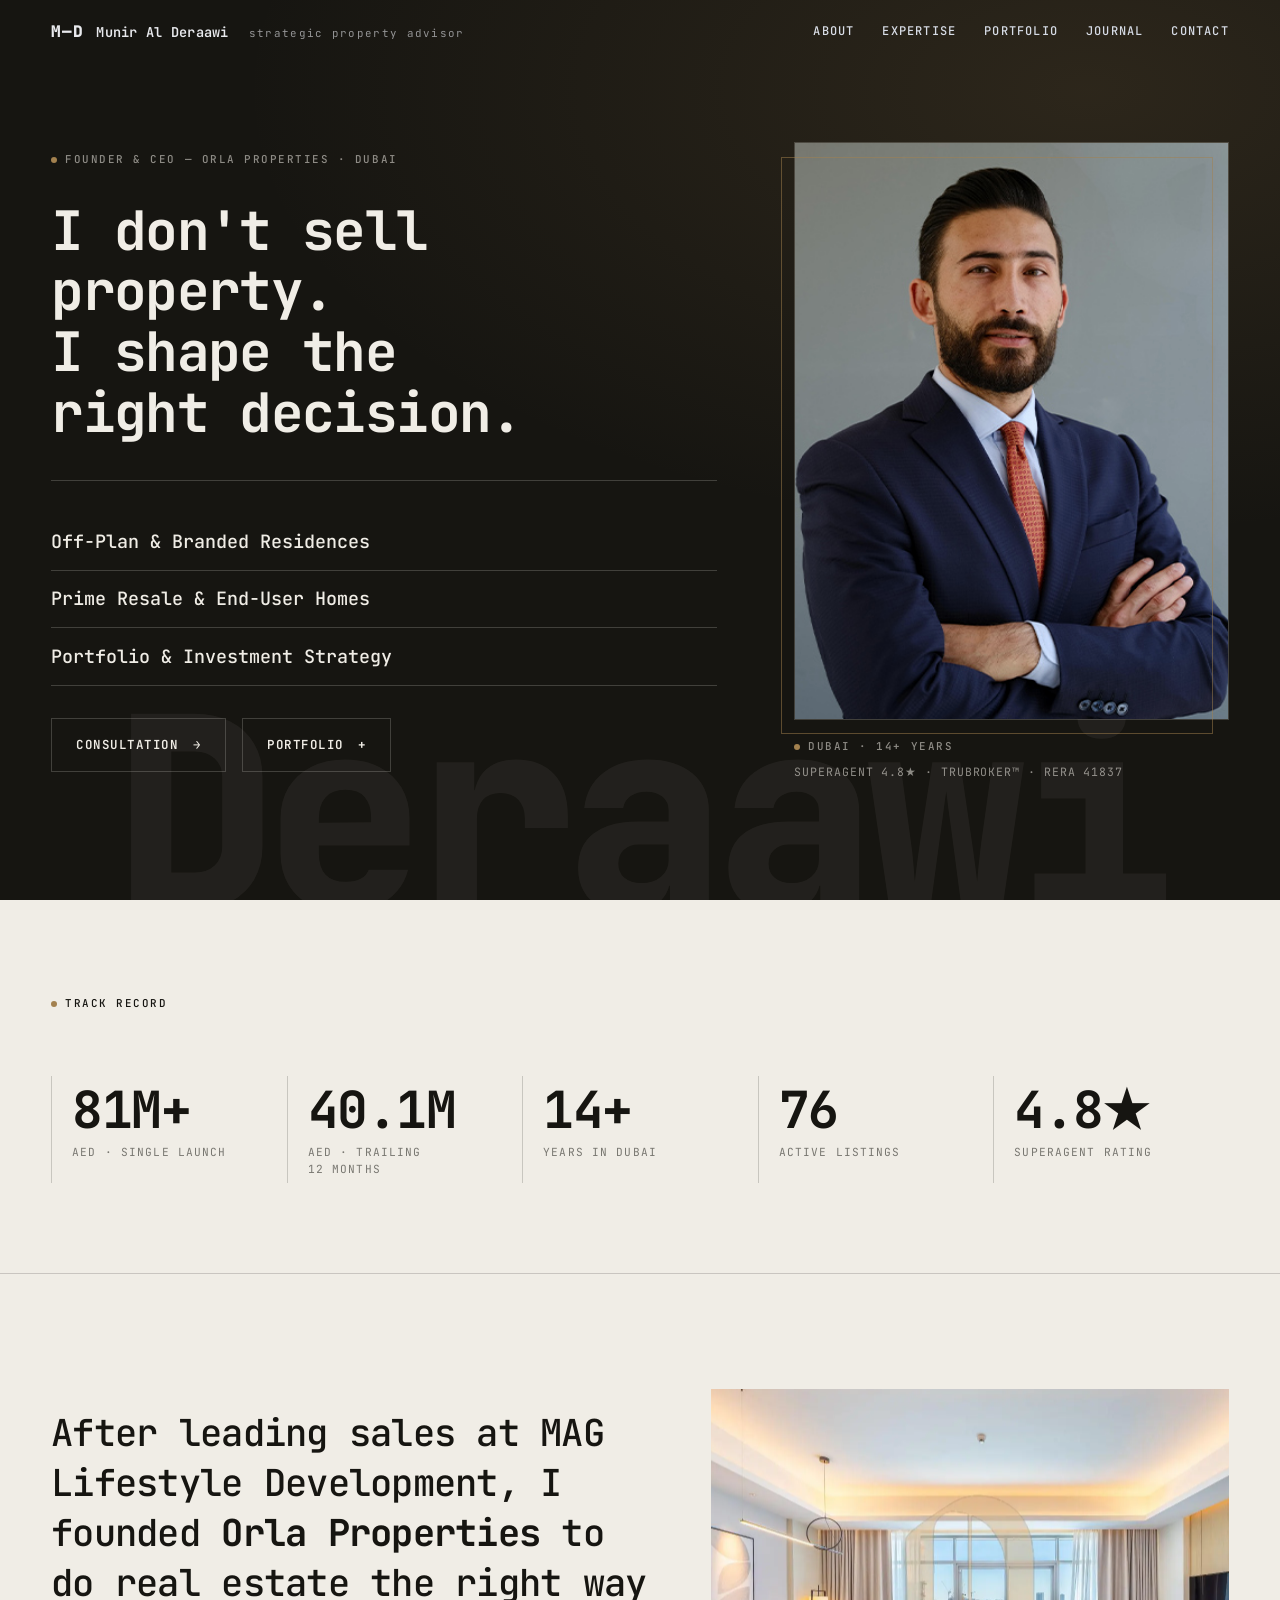
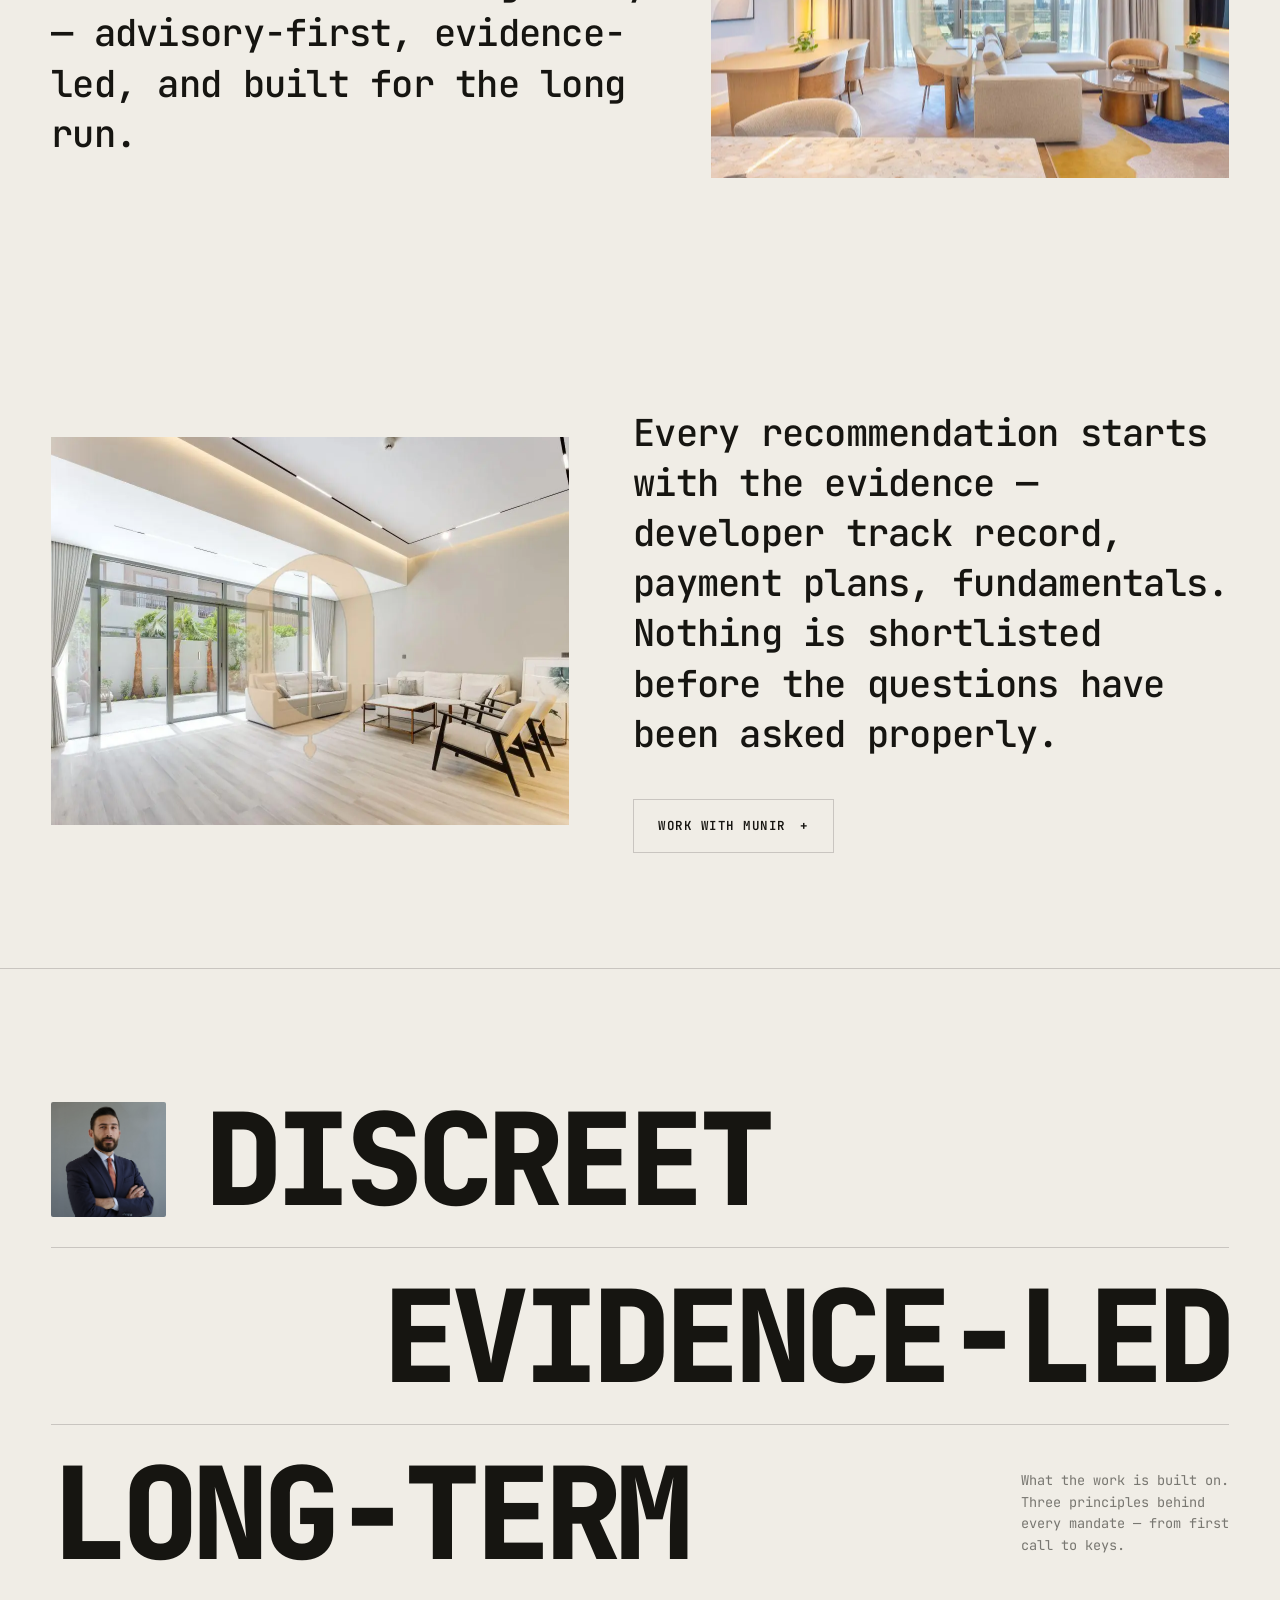
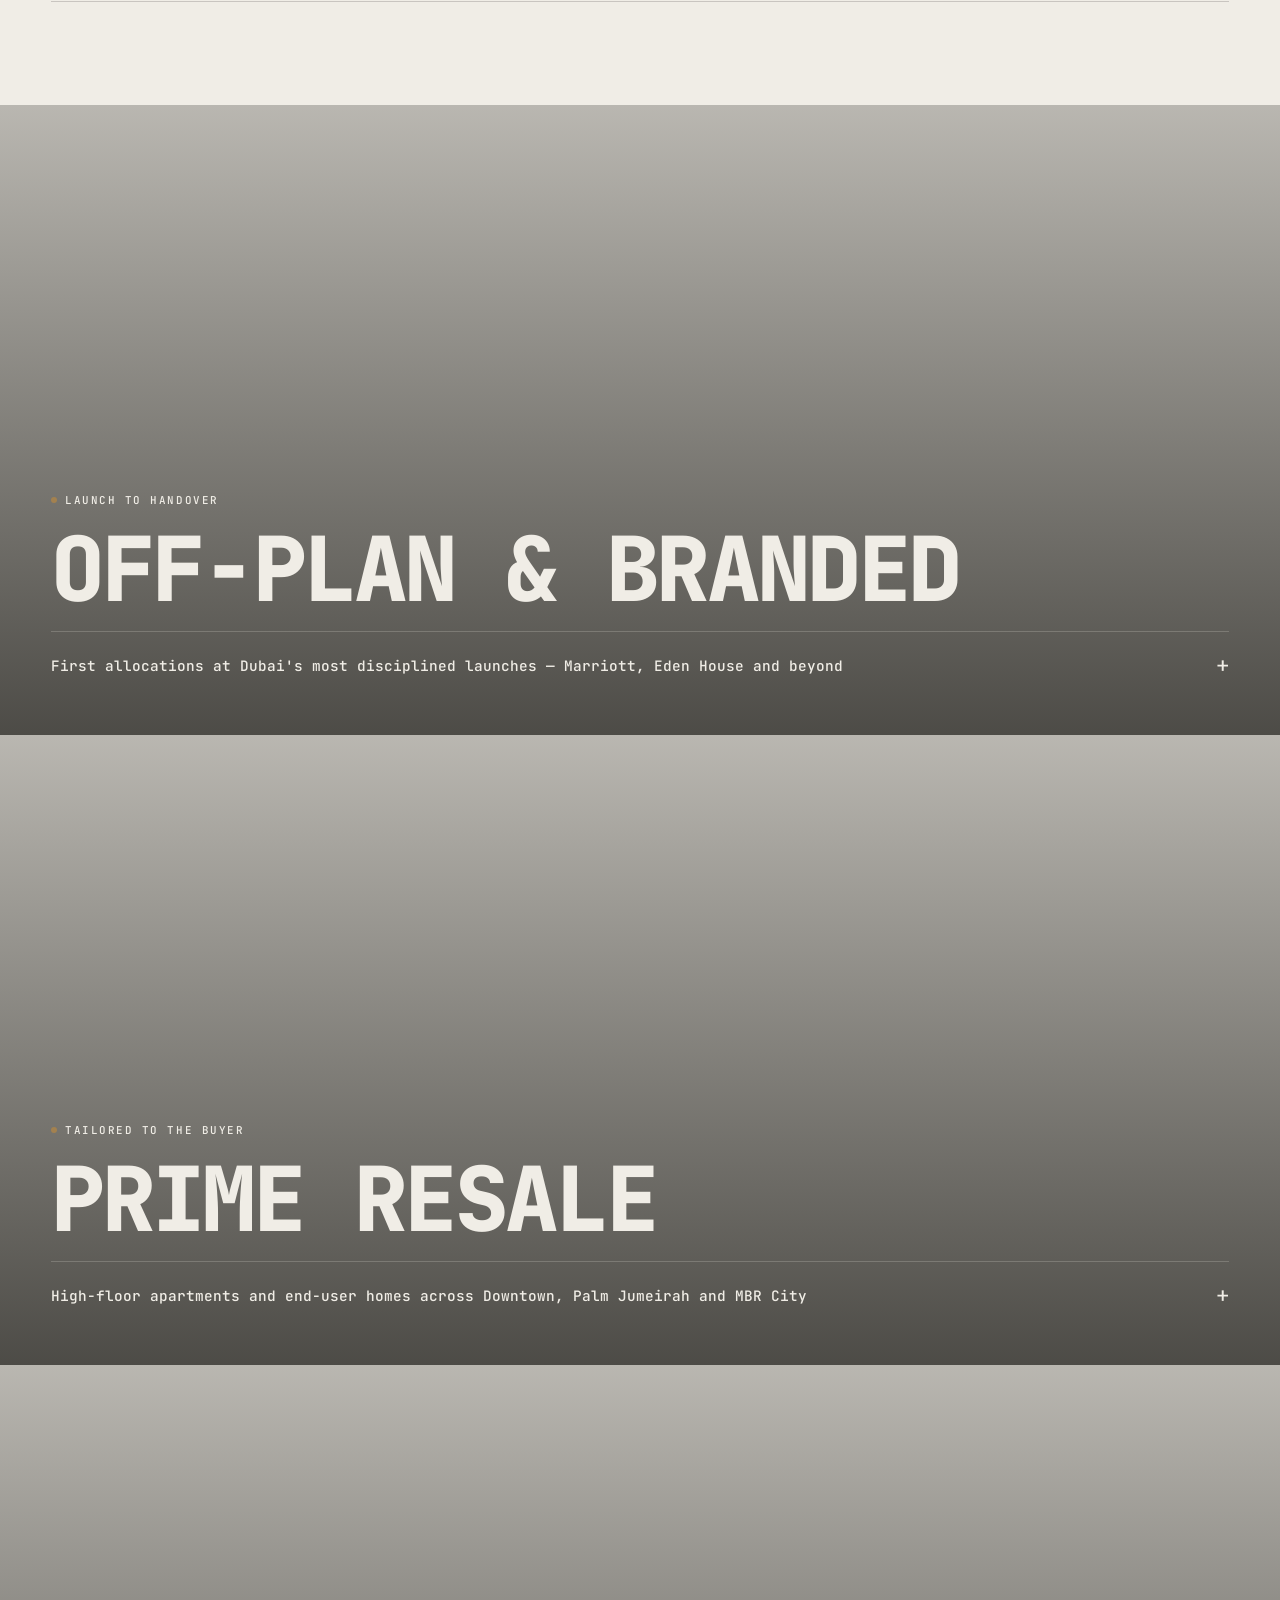
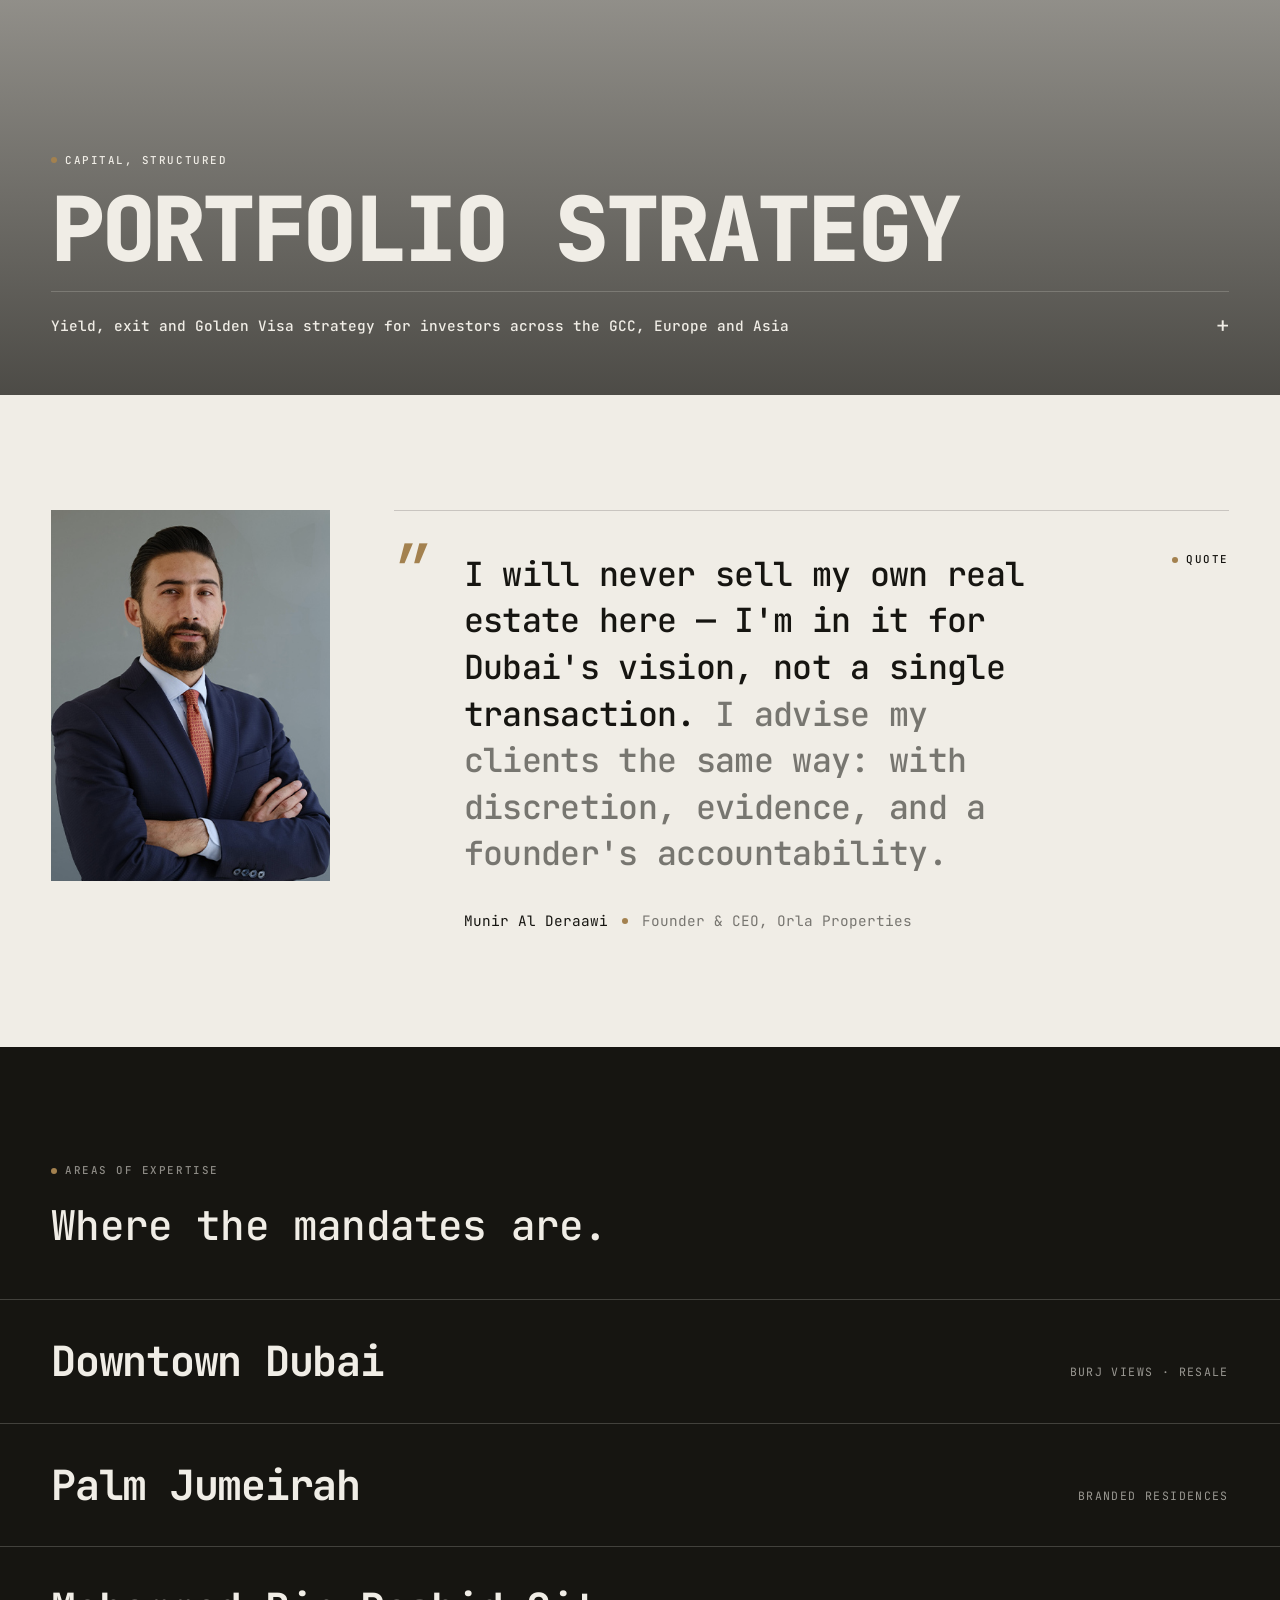
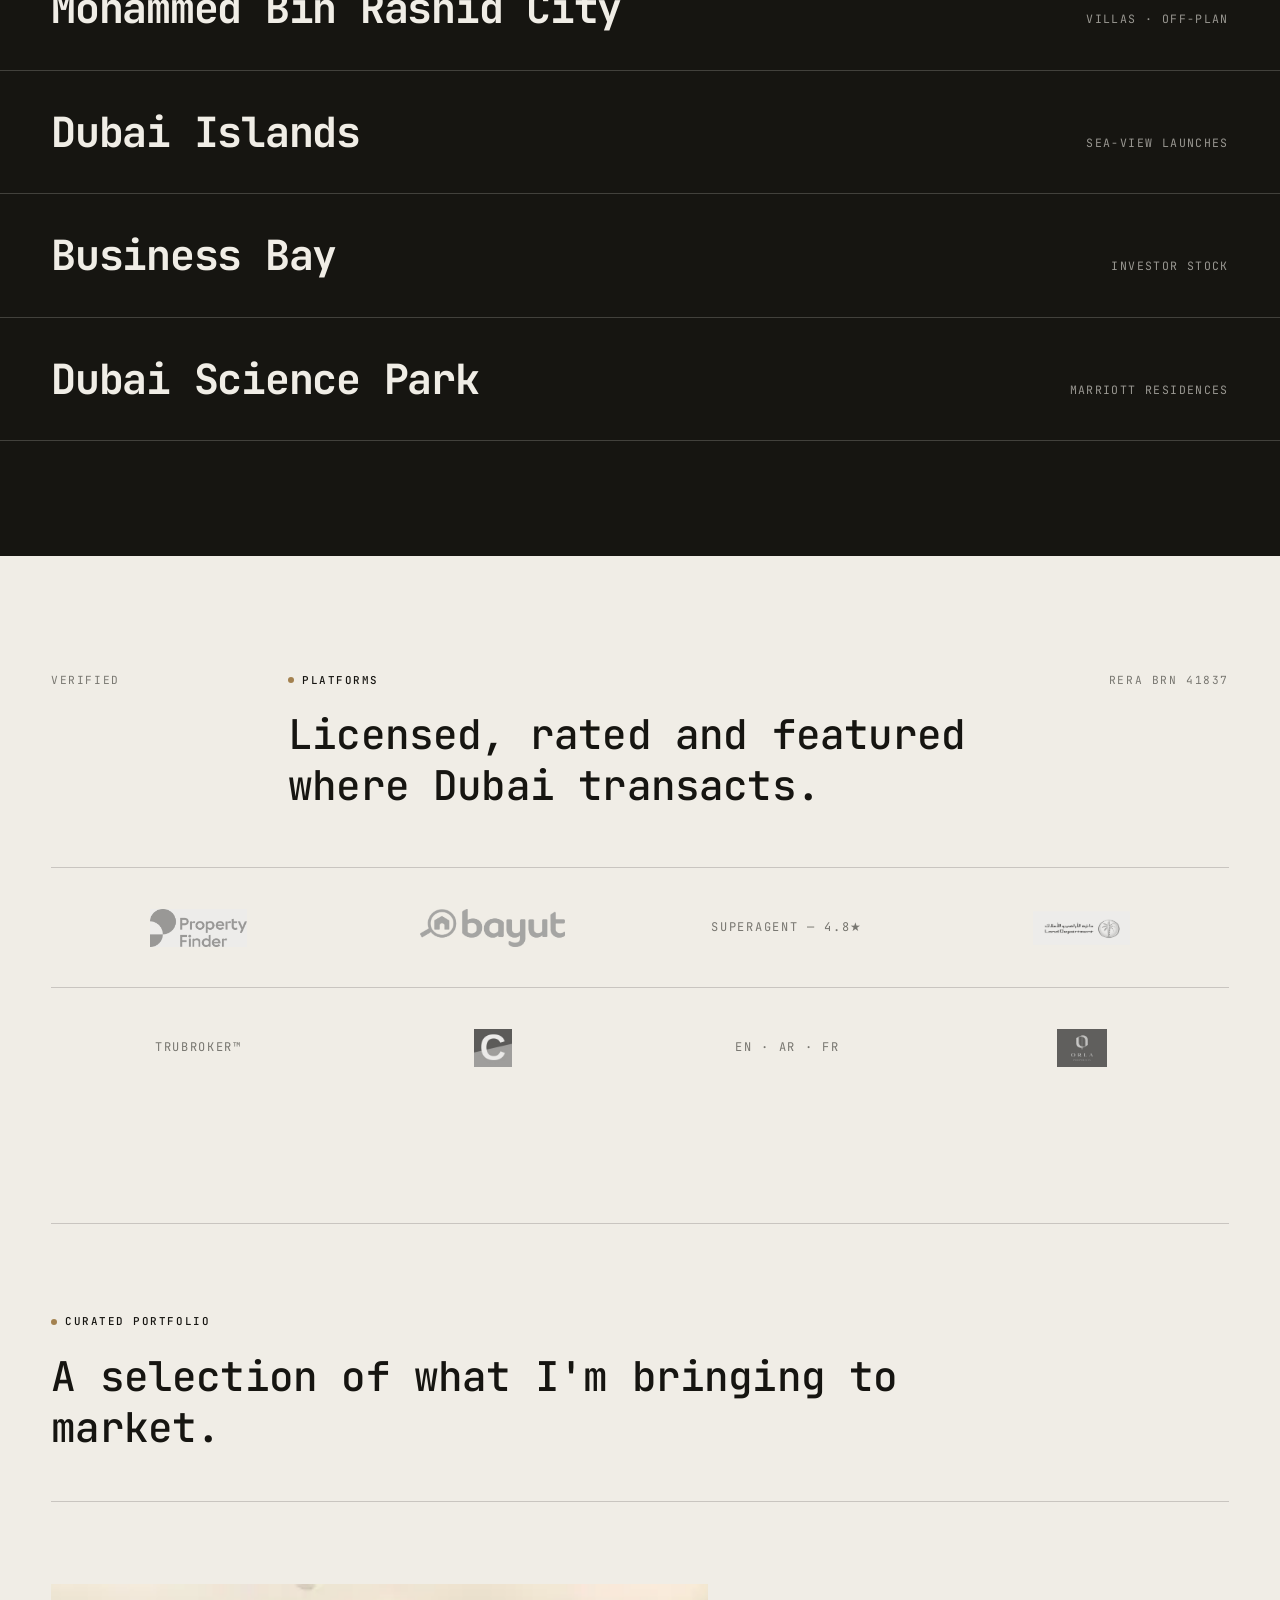
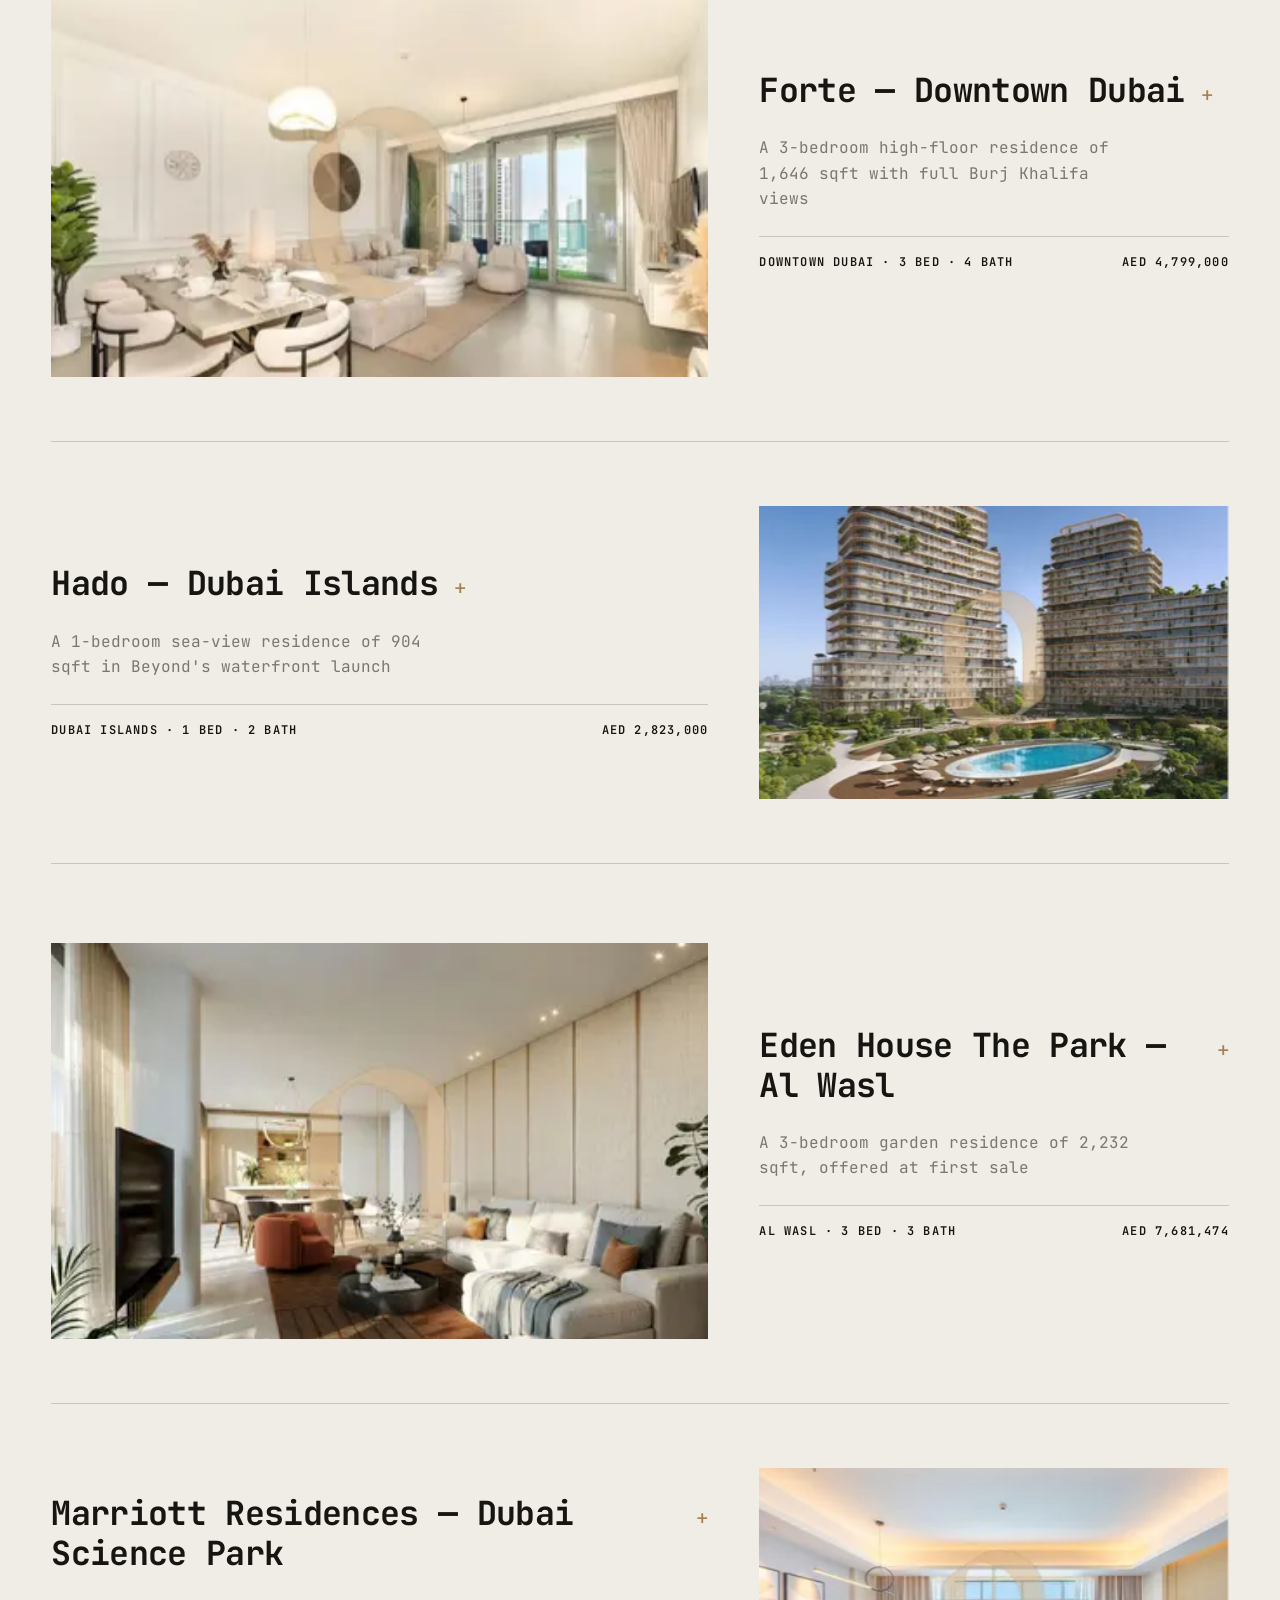
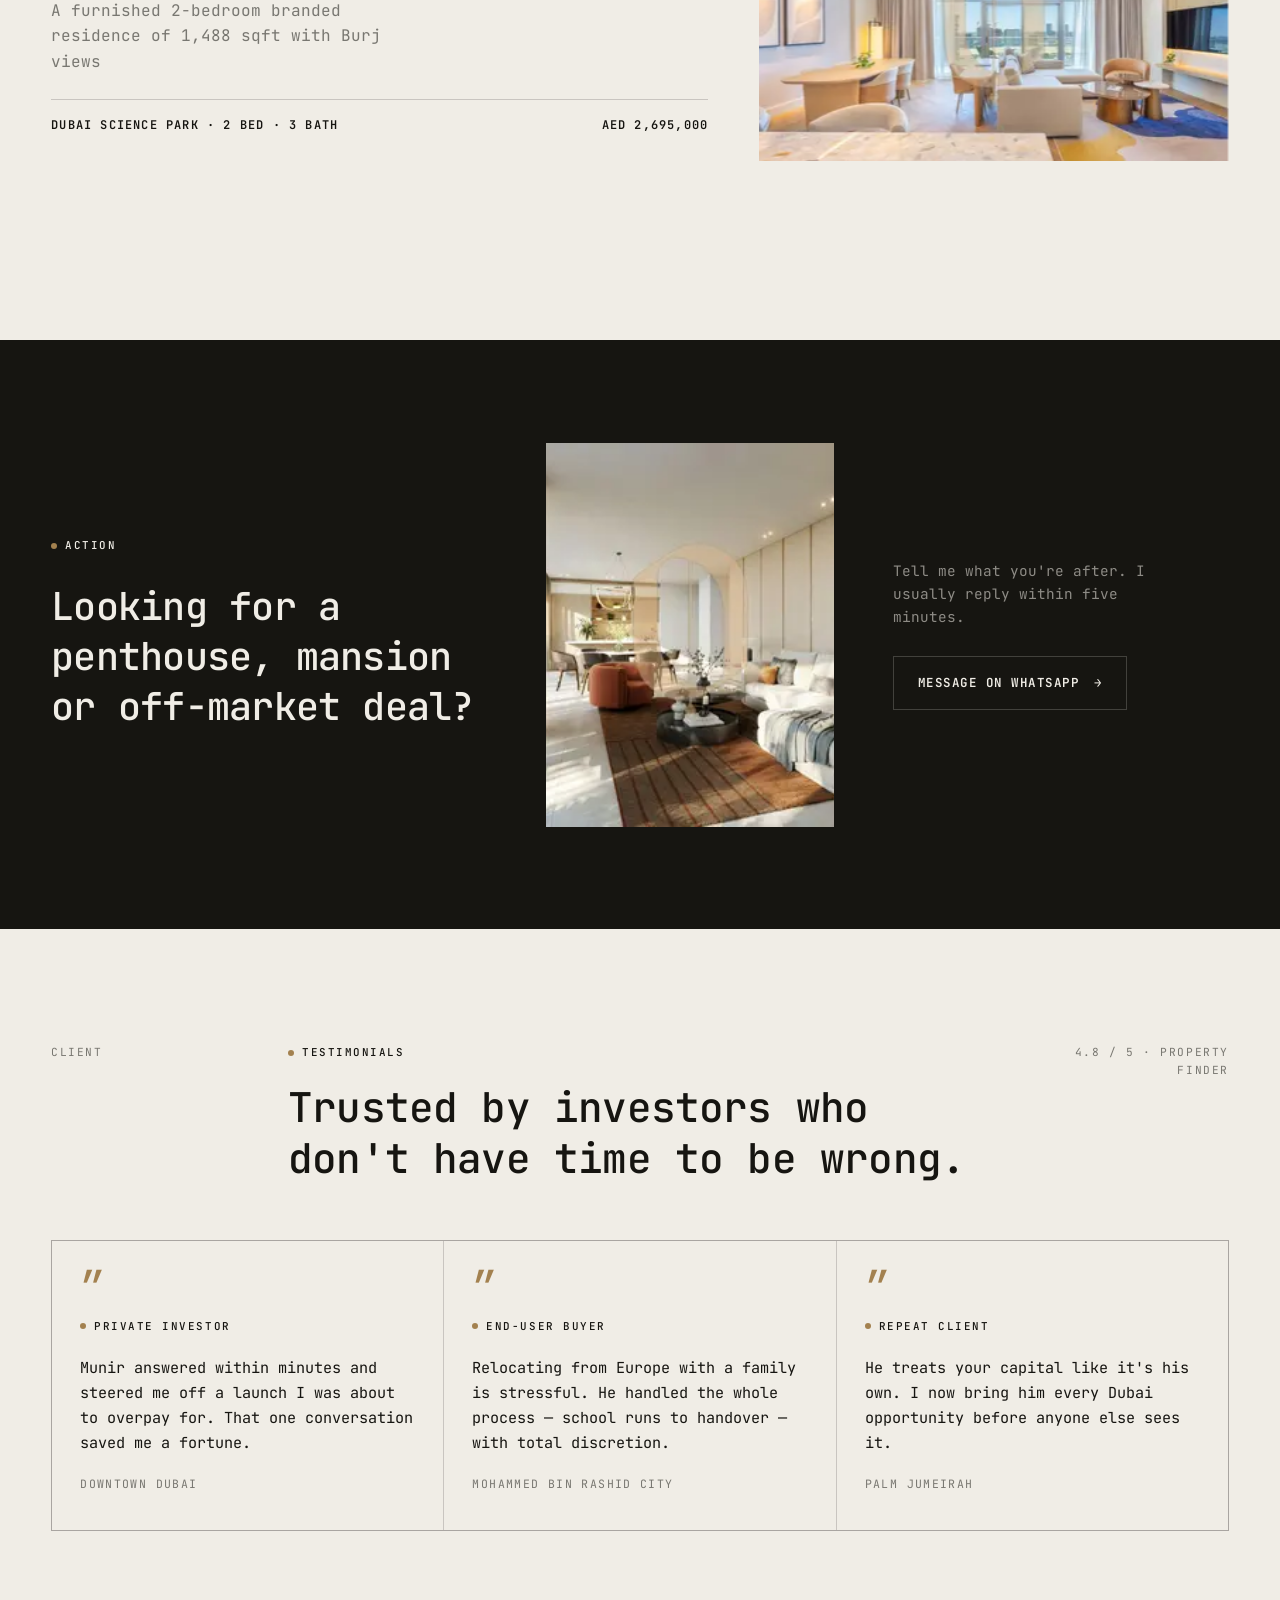
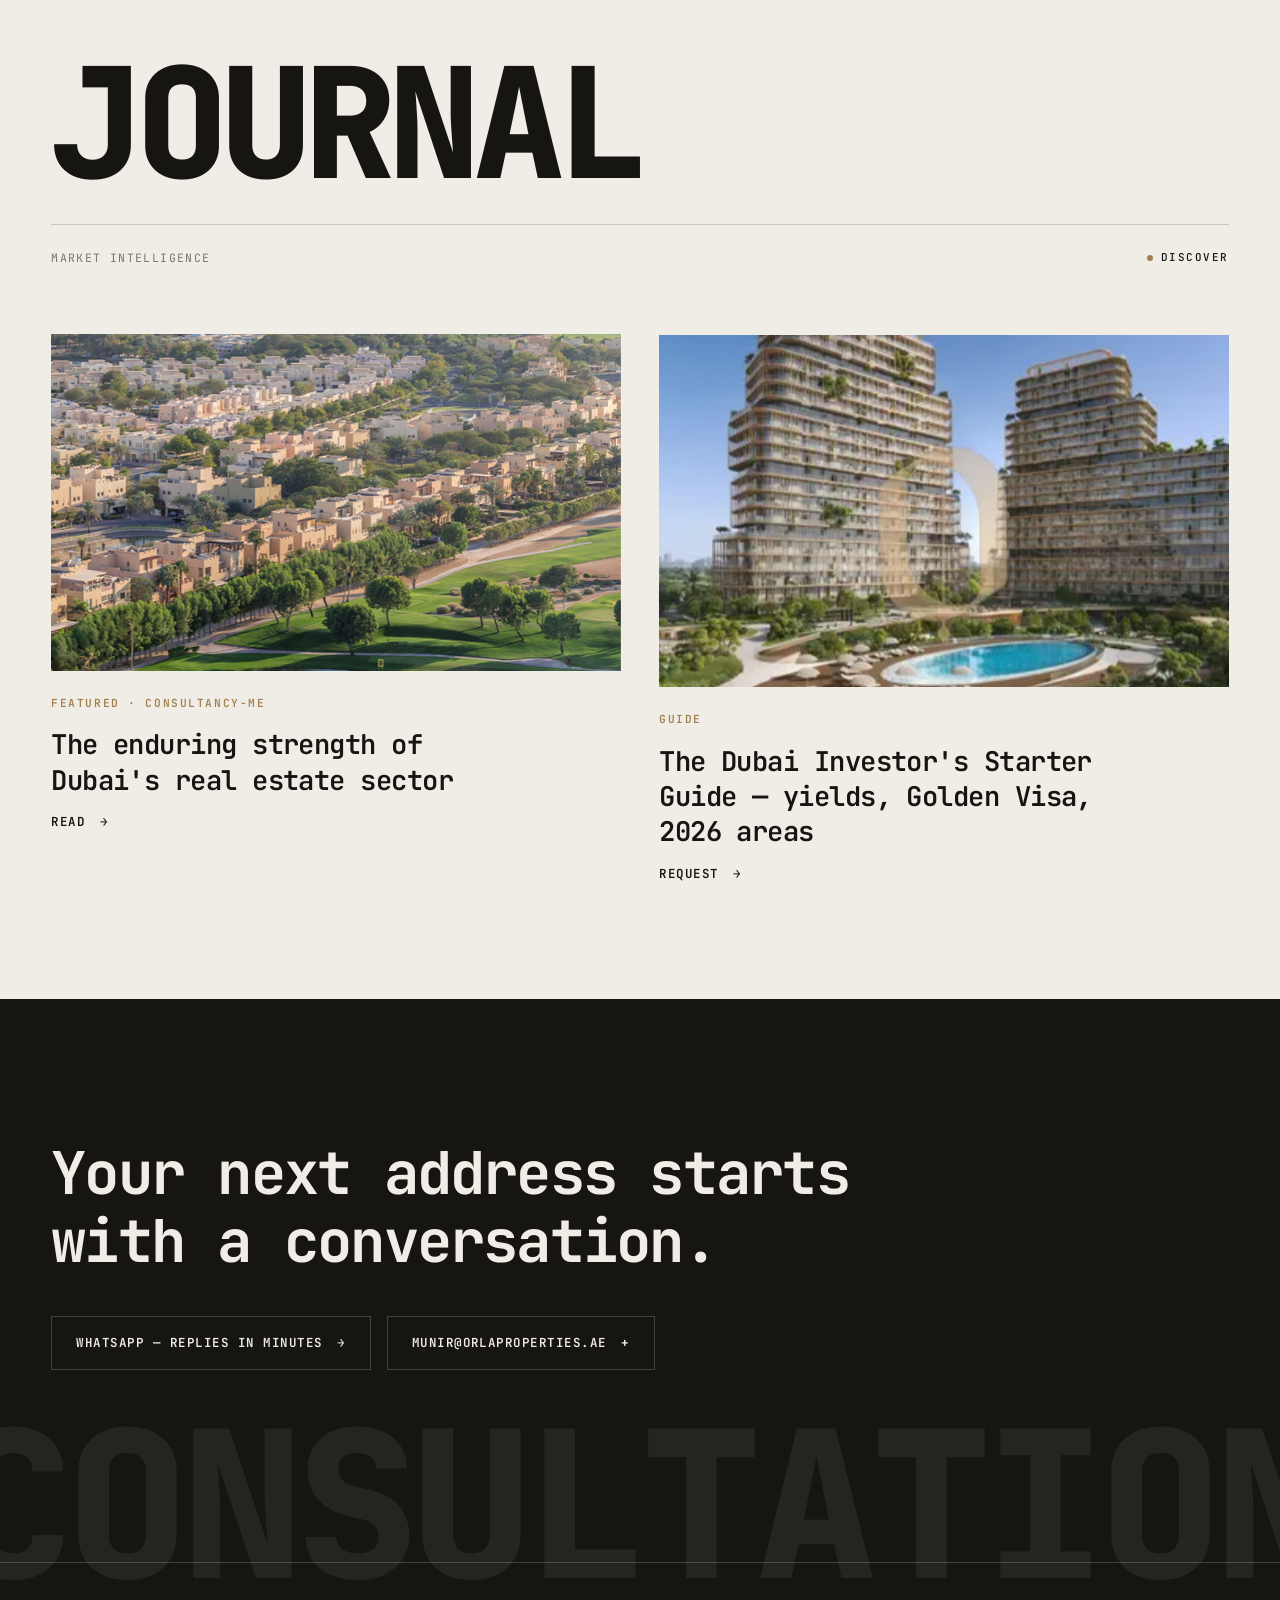
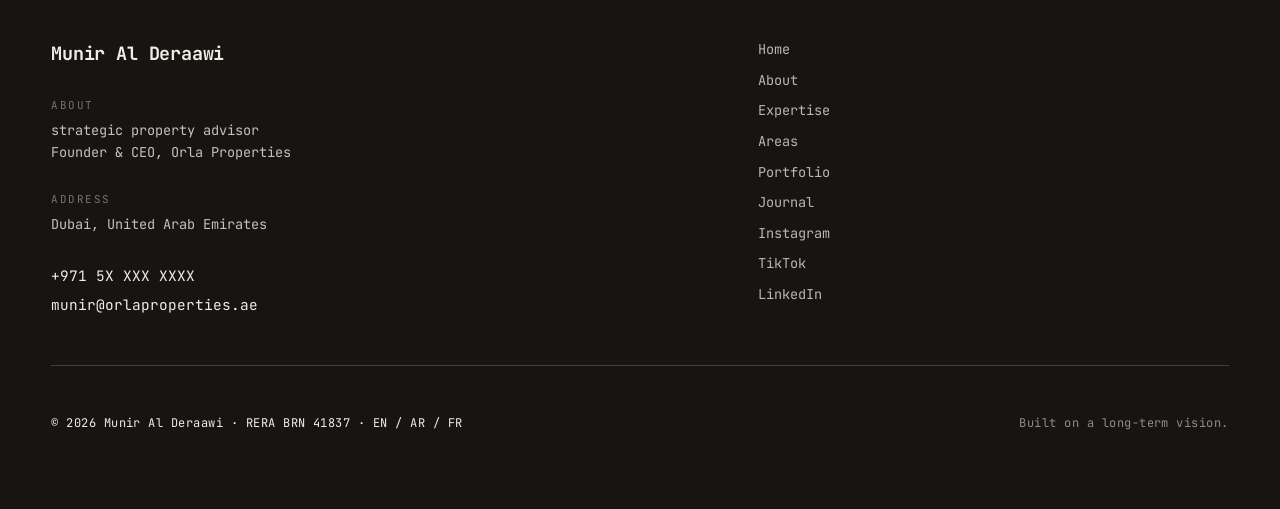
<file: version-2/index.html>
<!DOCTYPE html>
<html lang="en">
<head>
  <meta charset="UTF-8" />
  <meta name="viewport" content="width=device-width, initial-scale=1.0, maximum-scale=1.0, user-scalable=no, viewport-fit=cover" />
  <title>Munir Al Deraawi — Strategic Property Advisor, Dubai | Founder &amp; CEO, Orla Properties</title>
  <meta name="description" content="Munir Al Deraawi — Founder & CEO of Orla Properties. Strategic property advisory in Dubai: off-plan, branded residences, prime resale and portfolio strategy. 14+ years, AED 40.1M closed in the last 12 months." />
  <meta name="theme-color" content="#141310" />
  <link rel="icon" href="data:image/svg+xml,%3Csvg xmlns='http://www.w3.org/2000/svg' viewBox='0 0 32 32'%3E%3Crect width='32' height='32' fill='%23161511'/%3E%3Ctext x='16' y='22' font-family='monospace' font-size='16' font-weight='800' fill='%23a3814f' text-anchor='middle'%3EM%3C/text%3E%3C/svg%3E" />

  <!-- Open Graph -->
  <meta property="og:type" content="website" />
  <meta property="og:title" content="Munir Al Deraawi — Strategic Property Advisor, Dubai" />
  <meta property="og:description" content="I don't sell property. I shape the right decision. Founder & CEO, Orla Properties — Dubai." />
  <meta property="og:image" content="https://m-adib.github.io/munir-al-deraawi/version-2/assets/article_1.jpg" />

  <link rel="preconnect" href="https://fonts.googleapis.com" />
  <link rel="preconnect" href="https://fonts.gstatic.com" crossorigin />
  <link href="https://fonts.googleapis.com/css2?family=JetBrains+Mono:ital,wght@0,300;0,400;0,500;0,600;0,700;0,800;1,400&display=swap" rel="stylesheet" />
  <link rel="stylesheet" href="styles.css" />

  <script type="application/ld+json">
  {
    "@context": "https://schema.org",
    "@type": "RealEstateAgent",
    "name": "Munir Al Deraawi",
    "jobTitle": "Founder & CEO, Orla Properties",
    "areaServed": "Dubai, United Arab Emirates",
    "knowsLanguage": ["English", "Arabic", "French"],
    "url": "https://munirderaawi.com",
    "sameAs": [
      "https://www.instagram.com/munirderaawi/",
      "https://www.tiktok.com/@muniralderaawi",
      "https://www.linkedin.com/in/munir-al-deraawi-222149b0/"
    ]
  }
  </script>
</head>
<body>

  <!-- ============ PRELOADER ============ -->
  <div class="preload" id="preload" aria-hidden="true">
    <div class="preload__text">Strategic property advisory — Dubai</div>
  </div>

  <!-- ============ NAV ============ -->
  <header class="nav" id="nav">
    <div class="nav__wrap">
      <div class="nav__left">
        <a href="#top" class="nav__brand">
          <span class="nav__logo">M—D</span>
          <span class="nav__name">Munir Al Deraawi</span>
        </a>
        <span class="nav__slogan">strategic property advisor</span>
      </div>
      <nav class="nav__links" aria-label="Primary">
        <a href="#about">About</a>
        <a href="#expertise">Expertise</a>
        <a href="#portfolio">Portfolio</a>
        <a href="#journal">Journal</a>
        <a href="#contact">Contact</a>
      </nav>
      <button class="nav__burger" id="burger" aria-label="Menu" aria-expanded="false">
        <span class="nav__burger-lines"><i></i><i></i></span>
        <span class="nav__burger-text">Menu</span>
      </button>
    </div>
  </header>

  <!-- ============ FULLSCREEN MENU ============ -->
  <div class="menu" id="menu" aria-hidden="true">
    <div class="menu__layout">
      <div class="menu__main">
        <a href="#top">Home</a>
        <a href="#about">About</a>
        <a href="#expertise">Expertise</a>
        <a href="#areas">Areas</a>
        <a href="#portfolio">Portfolio</a>
        <a href="#journal">Journal</a>
        <a href="#contact">Contact</a>
      </div>
      <div class="menu__side">
        <div class="menu__contact">
          <span class="label"><i class="label__dot"></i>Get in touch</span>
          <a href="https://wa.me/9715XXXXXXXX" target="_blank" rel="noopener">WhatsApp</a>
          <a href="mailto:munir@orlaproperties.ae">munir@orlaproperties.ae</a>
          <a href="https://www.instagram.com/munirderaawi/" target="_blank" rel="noopener">Instagram — 17.6K</a>
          <a href="https://www.linkedin.com/in/munir-al-deraawi-222149b0/" target="_blank" rel="noopener">LinkedIn — 28K</a>
        </div>
        <figure class="menu__feature">
          <img src="assets/listing_eden.webp" alt="Eden House The Park, Al Wasl" loading="lazy" />
          <figcaption>
            <span class="label label--dark"><i class="label__dot"></i>Featured</span>
            <strong>Eden House The Park — Al Wasl</strong>
          </figcaption>
        </figure>
      </div>
    </div>
  </div>

  <main id="top">

    <!-- ============ HERO ============ -->
    <section class="hero">
      <div class="hero__grid">
        <div class="hero__intro">
          <span class="label label--dark hero__kicker"><i class="label__dot"></i>Founder &amp; CEO — Orla Properties · Dubai</span>
          <h1 class="hero__heading">I don't sell property.<br />I&nbsp;shape the<br />right decision.</h1>
        </div>
        <figure class="hero__portrait">
          <div class="hero__portrait-frame">
            <img src="assets/article_1.jpg" alt="Munir Al Deraawi, Founder &amp; CEO of Orla Properties" fetchpriority="high" />
          </div>
          <figcaption class="hero__portrait-cap">
            <span class="label label--dark"><i class="label__dot"></i>Dubai · 14+ years</span>
            <span class="hero__portrait-tags">SuperAgent 4.8★ · TruBroker™ · RERA 41837</span>
          </figcaption>
        </figure>
        <div class="hero__rest">
          <div class="hero__line"></div>
          <div class="hero__services">
            <a class="hero__service" href="#expertise">
              <span>Off-Plan &amp; Branded Residences</span><em>Explore&nbsp;+</em>
            </a>
            <a class="hero__service" href="#expertise">
              <span>Prime Resale &amp; End-User Homes</span><em>Explore&nbsp;+</em>
            </a>
            <a class="hero__service" href="#expertise">
              <span>Portfolio &amp; Investment Strategy</span><em>Explore&nbsp;+</em>
            </a>
          </div>
          <div class="hero__actions">
            <a class="action-btn action-btn--light" href="#contact"><span>Consultation</span><em>→</em></a>
            <a class="action-btn action-btn--dark" href="#portfolio"><span>Portfolio</span><em>+</em></a>
          </div>
        </div>
      </div>
      <p class="hero__giant" id="heroGiant" aria-hidden="true">Deraawi</p>
    </section>

    <!-- ============ ACHIEVEMENTS ============ -->
    <section class="achievements" aria-label="Achievements">
      <span class="label achievements__label"><i class="label__dot"></i>Track record</span>
      <div class="achievements__list">
        <div class="achievement reveal">
          <span class="achievement__num" data-count="81" data-suffix="M+">81M+</span>
          <span class="achievement__cap">AED · single launch</span>
        </div>
        <div class="achievement reveal">
          <span class="achievement__num" data-count="40.1" data-decimals="1" data-suffix="M">40.1M</span>
          <span class="achievement__cap">AED · trailing 12&nbsp;months</span>
        </div>
        <div class="achievement reveal">
          <span class="achievement__num" data-count="14" data-suffix="+">14+</span>
          <span class="achievement__cap">Years in Dubai</span>
        </div>
        <div class="achievement reveal">
          <span class="achievement__num" data-count="76" data-suffix="">76</span>
          <span class="achievement__cap">Active listings</span>
        </div>
        <div class="achievement reveal">
          <span class="achievement__num" data-count="4.8" data-decimals="1" data-suffix="★">4.8★</span>
          <span class="achievement__cap">SuperAgent rating</span>
        </div>
      </div>
    </section>

    <!-- ============ ABOUT / SPLIT STATEMENTS ============ -->
    <section class="split" id="about">
      <div class="split__content">
        <h2 class="split__heading reveal">
          After leading sales at MAG Lifestyle Development, I founded <strong>Orla Properties</strong> to do real
          estate the right way — advisory-first, evidence-led, and built for the long run.
        </h2>
      </div>
      <div class="split__image">
        <div class="parallax"><img src="assets/marriott_living.webp" alt="Marriott Residences living room — one of Munir's current listings" loading="lazy" class="parallax__img" /></div>
      </div>
    </section>

    <section class="split split--alt">
      <div class="split__content">
        <h2 class="split__heading reveal">
          Every recommendation starts with the evidence — developer track record, payment plans, fundamentals.
          Nothing is shortlisted before the questions have been asked properly.
        </h2>
        <a class="action-btn reveal" href="#contact"><span>Work with Munir</span><em>+</em></a>
      </div>
      <div class="split__image">
        <div class="parallax"><img src="assets/townhouse_interior.webp" alt="MAG Eye townhouse interior, Mohammed Bin Rashid City" loading="lazy" class="parallax__img" /></div>
      </div>
    </section>

    <!-- ============ TYPO TITLES ============ -->
    <section class="typo">
      <div class="typo__row is-1st reveal">
        <span class="typo__thumb"><img src="assets/article_1.jpg" alt="Munir Al Deraawi" loading="lazy" /></span>
        <span class="typo__word">Discreet</span>
      </div>
      <div class="typo__row is-2nd reveal">
        <span class="typo__word">Evidence-led</span>
      </div>
      <div class="typo__row is-3rd reveal">
        <span class="typo__word">Long-term</span>
        <p class="typo__note">What the work is built on. Three principles behind every mandate — from first call to keys.</p>
      </div>
    </section>

    <!-- ============ EXPERTISE SHOWCASE ============ -->
    <section class="showcase" id="expertise">
      <a class="showcase__panel" href="#contact" style="--bg:url('assets/marriott_suite.webp')">
        <span class="label label--dark"><i class="label__dot"></i>Launch to handover</span>
        <h2 class="showcase__title">Off-Plan &amp; Branded</h2>
        <p class="showcase__about">First allocations at Dubai's most disciplined launches — Marriott, Eden House and beyond<span class="showcase__plus">+</span></p>
      </a>
      <a class="showcase__panel" href="#contact" style="--bg:url('assets/townhouse_terrace.webp')">
        <span class="label label--dark"><i class="label__dot"></i>Tailored to the buyer</span>
        <h2 class="showcase__title">Prime Resale</h2>
        <p class="showcase__about">High-floor apartments and end-user homes across Downtown, Palm Jumeirah and MBR City<span class="showcase__plus">+</span></p>
      </a>
      <a class="showcase__panel" href="#contact" style="--bg:url('assets/dubai_aerial.jpg')">
        <span class="label label--dark"><i class="label__dot"></i>Capital, structured</span>
        <h2 class="showcase__title">Portfolio Strategy</h2>
        <p class="showcase__about">Yield, exit and Golden Visa strategy for investors across the GCC, Europe and Asia<span class="showcase__plus">+</span></p>
      </a>
    </section>

    <!-- ============ QUOTE ============ -->
    <section class="quote">
      <div class="quote__grid">
        <div class="quote__image reveal">
          <img src="assets/article_1.jpg" alt="Munir Al Deraawi, Founder & CEO of Orla Properties" loading="lazy" />
        </div>
        <div class="quote__content">
          <div class="quote__line"></div>
          <div class="quote__row">
            <span class="quote__icon">”</span>
            <div class="quote__body reveal">
              <p class="quote__text">
                I will never sell my own real estate here — I'm in it for Dubai's vision, not a single transaction.
                <span>I advise my clients the same way: with discretion, evidence, and a founder's accountability.</span>
              </p>
              <div class="quote__name">
                <span>Munir Al Deraawi</span><i></i><span class="dim">Founder &amp; CEO, Orla Properties</span>
              </div>
            </div>
            <span class="label quote__label"><i class="label__dot"></i>quote</span>
          </div>
        </div>
      </div>
    </section>

    <!-- ============ AREAS LISTING ============ -->
    <section class="areas" id="areas">
      <div class="areas__head">
        <span class="label"><i class="label__dot"></i>Areas of expertise</span>
        <h2 class="section-heading reveal">Where the mandates are.</h2>
      </div>
      <div class="areas__list">
        <a class="area" href="#contact"><h3>Downtown Dubai</h3><span class="area__meta">Burj views · resale</span></a>
        <a class="area" href="#contact"><h3>Palm Jumeirah</h3><span class="area__meta">Branded residences</span></a>
        <a class="area" href="#contact"><h3>Mohammed Bin Rashid City</h3><span class="area__meta">Villas · off-plan</span></a>
        <a class="area" href="#contact"><h3>Dubai Islands</h3><span class="area__meta">Sea-view launches</span></a>
        <a class="area" href="#contact"><h3>Business Bay</h3><span class="area__meta">Investor stock</span></a>
        <a class="area" href="#contact"><h3>Dubai Science Park</h3><span class="area__meta">Marriott Residences</span></a>
      </div>
    </section>

    <!-- ============ TRUSTED ============ -->
    <section class="trusted">
      <div class="trusted__head">
        <span class="trusted__side">Verified</span>
        <div class="trusted__max">
          <span class="label"><i class="label__dot"></i>Platforms</span>
          <h2 class="section-heading reveal">Licensed, rated and featured where Dubai transacts.</h2>
        </div>
        <span class="trusted__side">RERA BRN 41837</span>
      </div>
      <div class="trusted__grid">
        <div class="trusted__cell"><img src="assets/logos/propertyfinder.jpg" alt="Property Finder" loading="lazy" /></div>
        <div class="trusted__cell"><img src="assets/logos/bayut.png" alt="Bayut" loading="lazy" /></div>
        <div class="trusted__cell trusted__cell--text">SuperAgent — 4.8★</div>
        <div class="trusted__cell"><img src="assets/logos/dld.png" alt="Dubai Land Department" loading="lazy" /></div>
        <div class="trusted__cell trusted__cell--text">TruBroker™</div>
        <div class="trusted__cell"><img src="assets/logos/consultancy.png" alt="Consultancy-ME" loading="lazy" /></div>
        <div class="trusted__cell trusted__cell--text">EN · AR · FR</div>
        <div class="trusted__cell"><img src="assets/logos/orla.jpg" alt="Orla Properties" loading="lazy" /></div>
      </div>
    </section>

    <!-- ============ PORTFOLIO ============ -->
    <section class="projects" id="portfolio">
      <div class="projects__head">
        <span class="label"><i class="label__dot"></i>Curated portfolio</span>
        <h2 class="section-heading reveal">A selection of what I'm bringing to market.</h2>
      </div>

      <article class="project">
        <div class="project__image"><div class="parallax"><img src="assets/listing_forte.webp" alt="Forte, Downtown Dubai" loading="lazy" class="parallax__img" /></div></div>
        <div class="project__about">
          <a class="project__title reveal" href="#contact"><h3>Forte — Downtown Dubai</h3><span>+</span></a>
          <p class="project__detail reveal">A 3-bedroom high-floor residence of 1,646 sqft with full Burj Khalifa views</p>
          <div class="project__meta"><span>Downtown Dubai · 3 bed · 4 bath</span><span>AED 4,799,000</span></div>
        </div>
      </article>

      <article class="project">
        <div class="project__image"><div class="parallax"><img src="assets/listing_hado.webp" alt="Hado by Beyond, Dubai Islands" loading="lazy" class="parallax__img" /></div></div>
        <div class="project__about">
          <a class="project__title reveal" href="#contact"><h3>Hado — Dubai Islands</h3><span>+</span></a>
          <p class="project__detail reveal">A 1-bedroom sea-view residence of 904 sqft in Beyond's waterfront launch</p>
          <div class="project__meta"><span>Dubai Islands · 1 bed · 2 bath</span><span>AED 2,823,000</span></div>
        </div>
      </article>

      <article class="project">
        <div class="project__image"><div class="parallax"><img src="assets/listing_eden.webp" alt="Eden House The Park, Al Wasl" loading="lazy" class="parallax__img" /></div></div>
        <div class="project__about">
          <a class="project__title reveal" href="#contact"><h3>Eden House The Park — Al Wasl</h3><span>+</span></a>
          <p class="project__detail reveal">A 3-bedroom garden residence of 2,232 sqft, offered at first sale</p>
          <div class="project__meta"><span>Al Wasl · 3 bed · 3 bath</span><span>AED 7,681,474</span></div>
        </div>
      </article>

      <article class="project">
        <div class="project__image"><div class="parallax"><img src="assets/listing_marriott.webp" alt="Marriott Residences, Dubai Science Park" loading="lazy" class="parallax__img" /></div></div>
        <div class="project__about">
          <a class="project__title reveal" href="#contact"><h3>Marriott Residences — Dubai Science Park</h3><span>+</span></a>
          <p class="project__detail reveal">A furnished 2-bedroom branded residence of 1,488 sqft with Burj views</p>
          <div class="project__meta"><span>Dubai Science Park · 2 bed · 3 bath</span><span>AED 2,695,000</span></div>
        </div>
      </article>
    </section>

    <!-- ============ COMPACT CTA ============ -->
    <section class="cta-compact">
      <div class="cta-compact__block">
        <span class="label label--dark"><i class="label__dot"></i>Action</span>
        <h2 class="cta-compact__heading reveal">Looking for a penthouse, mansion or off-market deal?</h2>
      </div>
      <div class="cta-compact__image">
        <img src="assets/listing_eden.webp" alt="Eden House The Park, Al Wasl — offered at first sale" loading="lazy" />
      </div>
      <div class="cta-compact__block is-2nd">
        <p>Tell me what you're after. I usually reply within five minutes.</p>
        <a class="action-btn action-btn--dark" href="https://wa.me/9715XXXXXXXX" target="_blank" rel="noopener"><span>Message on WhatsApp</span><em>→</em></a>
      </div>
    </section>

    <!-- ============ TESTIMONIALS ============ -->
    <section class="reviews">
      <div class="reviews__head">
        <span class="reviews__side">Client</span>
        <div class="reviews__max">
          <span class="label"><i class="label__dot"></i>Testimonials</span>
          <h2 class="section-heading reveal">Trusted by investors who don't have time to be wrong.</h2>
        </div>
        <span class="reviews__side">4.8 / 5 · Property Finder</span>
      </div>
      <!-- REPLACE with verified client reviews before publishing -->
      <div class="reviews__grid">
        <figure class="review reveal">
          <span class="review__icon">”</span>
          <span class="label"><i class="label__dot"></i>Private investor</span>
          <blockquote>Munir answered within minutes and steered me off a launch I was about to overpay for. That one conversation saved me a fortune.</blockquote>
          <figcaption>Downtown Dubai</figcaption>
        </figure>
        <figure class="review reveal">
          <span class="review__icon">”</span>
          <span class="label"><i class="label__dot"></i>End-user buyer</span>
          <blockquote>Relocating from Europe with a family is stressful. He handled the whole process — school runs to handover — with total discretion.</blockquote>
          <figcaption>Mohammed Bin Rashid City</figcaption>
        </figure>
        <figure class="review reveal">
          <span class="review__icon">”</span>
          <span class="label"><i class="label__dot"></i>Repeat client</span>
          <blockquote>He treats your capital like it's his own. I now bring him every Dubai opportunity before anyone else sees it.</blockquote>
          <figcaption>Palm Jumeirah</figcaption>
        </figure>
      </div>
    </section>

    <!-- ============ JOURNAL ============ -->
    <section class="journal" id="journal">
      <div class="journal__title">
        <h2 class="journal__heading reveal">Journal</h2>
        <div class="journal__divider"></div>
        <div class="journal__cats">
          <span>Market intelligence</span>
          <span class="label"><i class="label__dot"></i>Discover</span>
        </div>
      </div>
      <div class="journal__grid">
        <a class="journal__card" href="https://www.consultancy-me.com/news/11132/munir-al-deraawi-on-the-enduring-strength-of-dubais-real-estate-sector" target="_blank" rel="noopener">
          <div class="journal__image"><div class="parallax"><img src="assets/dubai_aerial.jpg" alt="Dubai villa communities — from Munir's Consultancy-ME feature" loading="lazy" class="parallax__img" /></div></div>
          <div class="journal__content">
            <span class="journal__cat">Featured · Consultancy-ME</span>
            <h3>The enduring strength of Dubai's real estate sector</h3>
            <span class="action-btn action-btn--inline"><span>Read</span><em>→</em></span>
          </div>
        </a>
        <a class="journal__card" href="#contact">
          <div class="journal__image"><div class="parallax"><img src="assets/listing_hado.webp" alt="Hado by Beyond, Dubai Islands" loading="lazy" class="parallax__img" /></div></div>
          <div class="journal__content">
            <span class="journal__cat">Guide</span>
            <h3>The Dubai Investor's Starter Guide — yields, Golden Visa, 2026 areas</h3>
            <span class="action-btn action-btn--inline"><span>Request</span><em>→</em></span>
          </div>
        </a>
      </div>
    </section>

    <!-- ============ FOOTER ============ -->
    <footer class="footer" id="contact">
      <div class="footer__action">
        <div class="footer__cta">
          <h2 class="footer__cta-title reveal">Your next address starts with a conversation.</h2>
          <div class="footer__cta-buttons reveal">
            <a class="action-btn action-btn--dark" href="https://wa.me/9715XXXXXXXX" target="_blank" rel="noopener"><span>WhatsApp — replies in minutes</span><em>→</em></a>
            <a class="action-btn action-btn--dark" href="mailto:munir@orlaproperties.ae"><span>munir@orlaproperties.ae</span><em>+</em></a>
          </div>
        </div>
        <div class="footer__giant" aria-hidden="true">Consultation</div>
      </div>
      <div class="footer__content">
        <div class="footer__grid">
          <div class="footer__brand">
            <span class="footer__brand-name">Munir Al Deraawi</span>
            <div class="footer__about">
              <span class="footer__label">About</span>
              <span>strategic property advisor<br />Founder &amp; CEO, Orla Properties</span>
            </div>
            <div class="footer__about">
              <span class="footer__label">Address</span>
              <span>Dubai, United Arab Emirates</span>
            </div>
            <div class="footer__contacts">
              <a href="https://wa.me/9715XXXXXXXX" target="_blank" rel="noopener">+971 5X XXX XXXX</a>
              <a href="mailto:munir@orlaproperties.ae">munir@orlaproperties.ae</a>
            </div>
          </div>
          <nav class="footer__links" aria-label="Footer">
            <a href="#top">Home</a>
            <a href="#about">About</a>
            <a href="#expertise">Expertise</a>
            <a href="#areas">Areas</a>
            <a href="#portfolio">Portfolio</a>
            <a href="#journal">Journal</a>
            <a href="https://www.instagram.com/munirderaawi/" target="_blank" rel="noopener">Instagram</a>
            <a href="https://www.tiktok.com/@muniralderaawi" target="_blank" rel="noopener">TikTok</a>
            <a href="https://www.linkedin.com/in/munir-al-deraawi-222149b0/" target="_blank" rel="noopener">LinkedIn</a>
          </nav>
          <div class="footer__divider"></div>
          <div class="footer__base">
            <span>© <span id="year"></span> Munir Al Deraawi · RERA BRN 41837 · EN / AR / FR</span>
            <span class="dim">Built on a long-term vision.</span>
          </div>
        </div>
      </div>
    </footer>
  </main>

  <script src="script.js"></script>
</body>
</html>
</file>
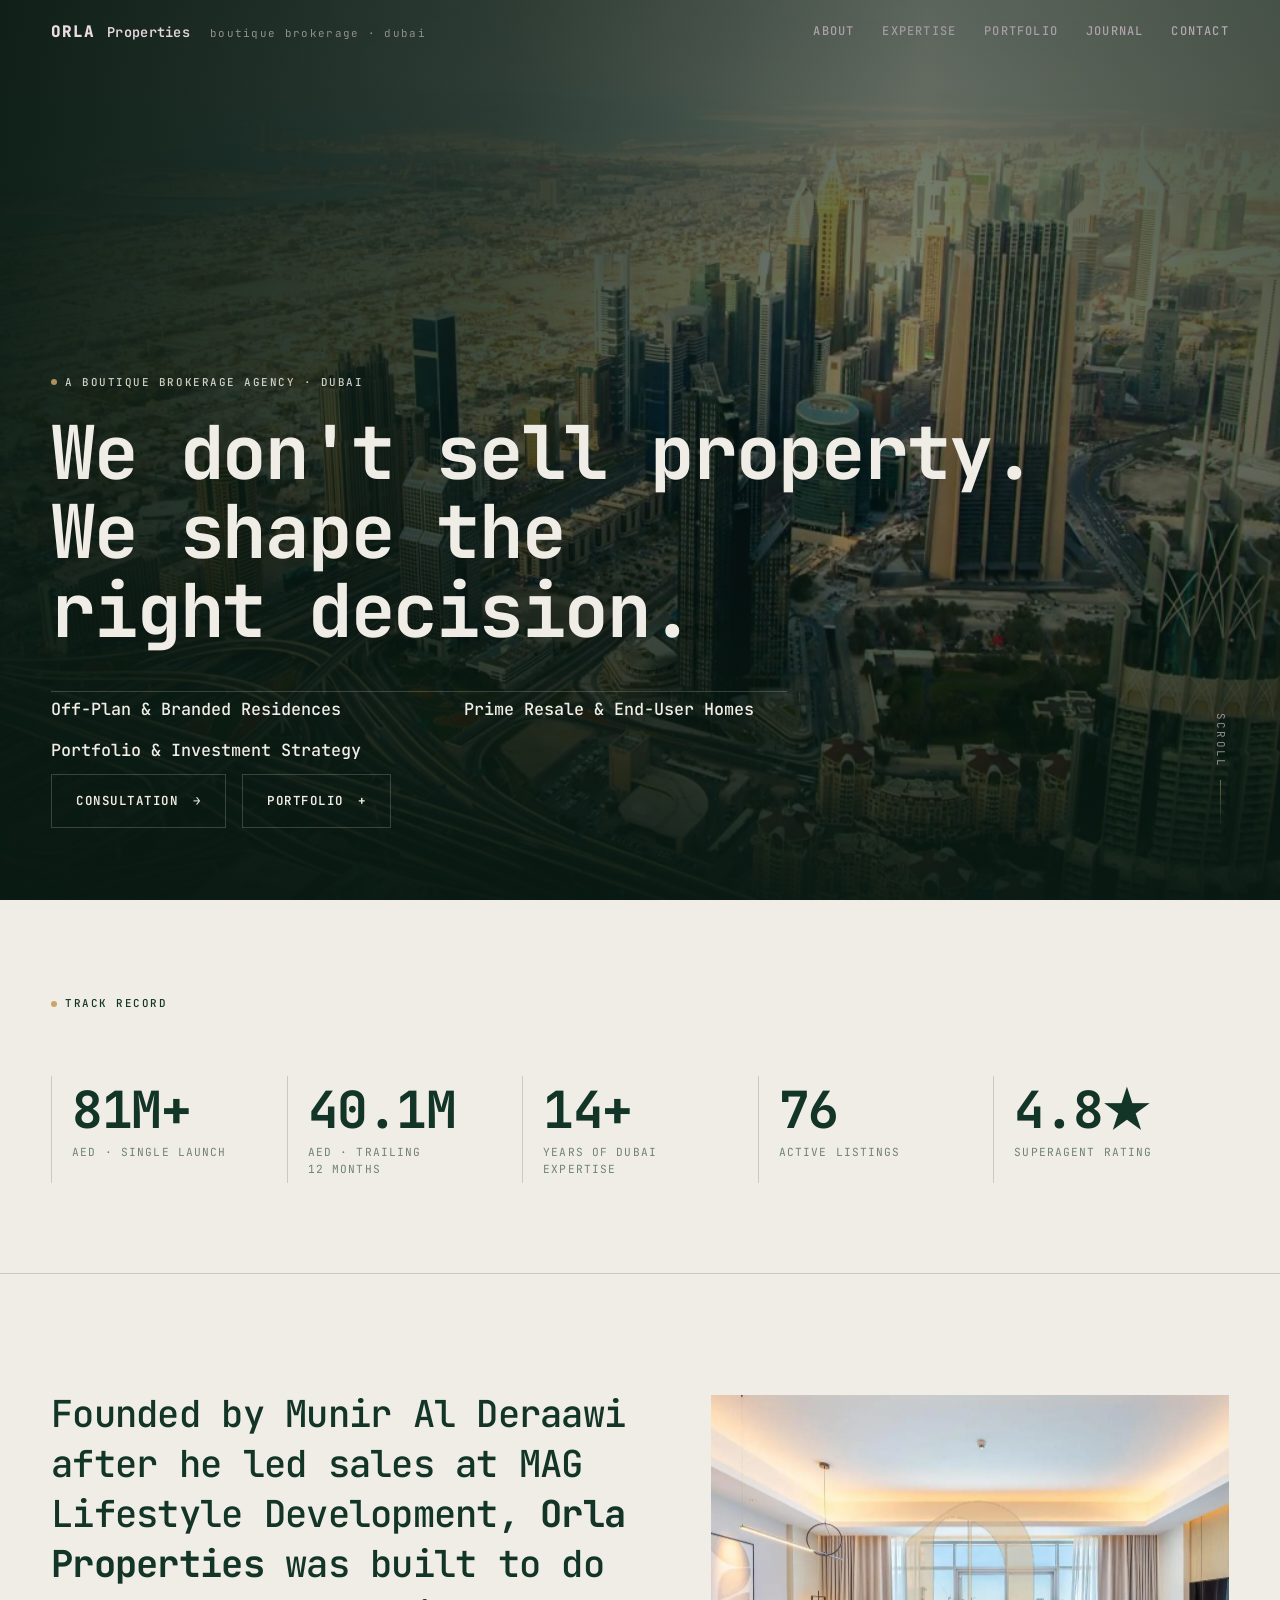
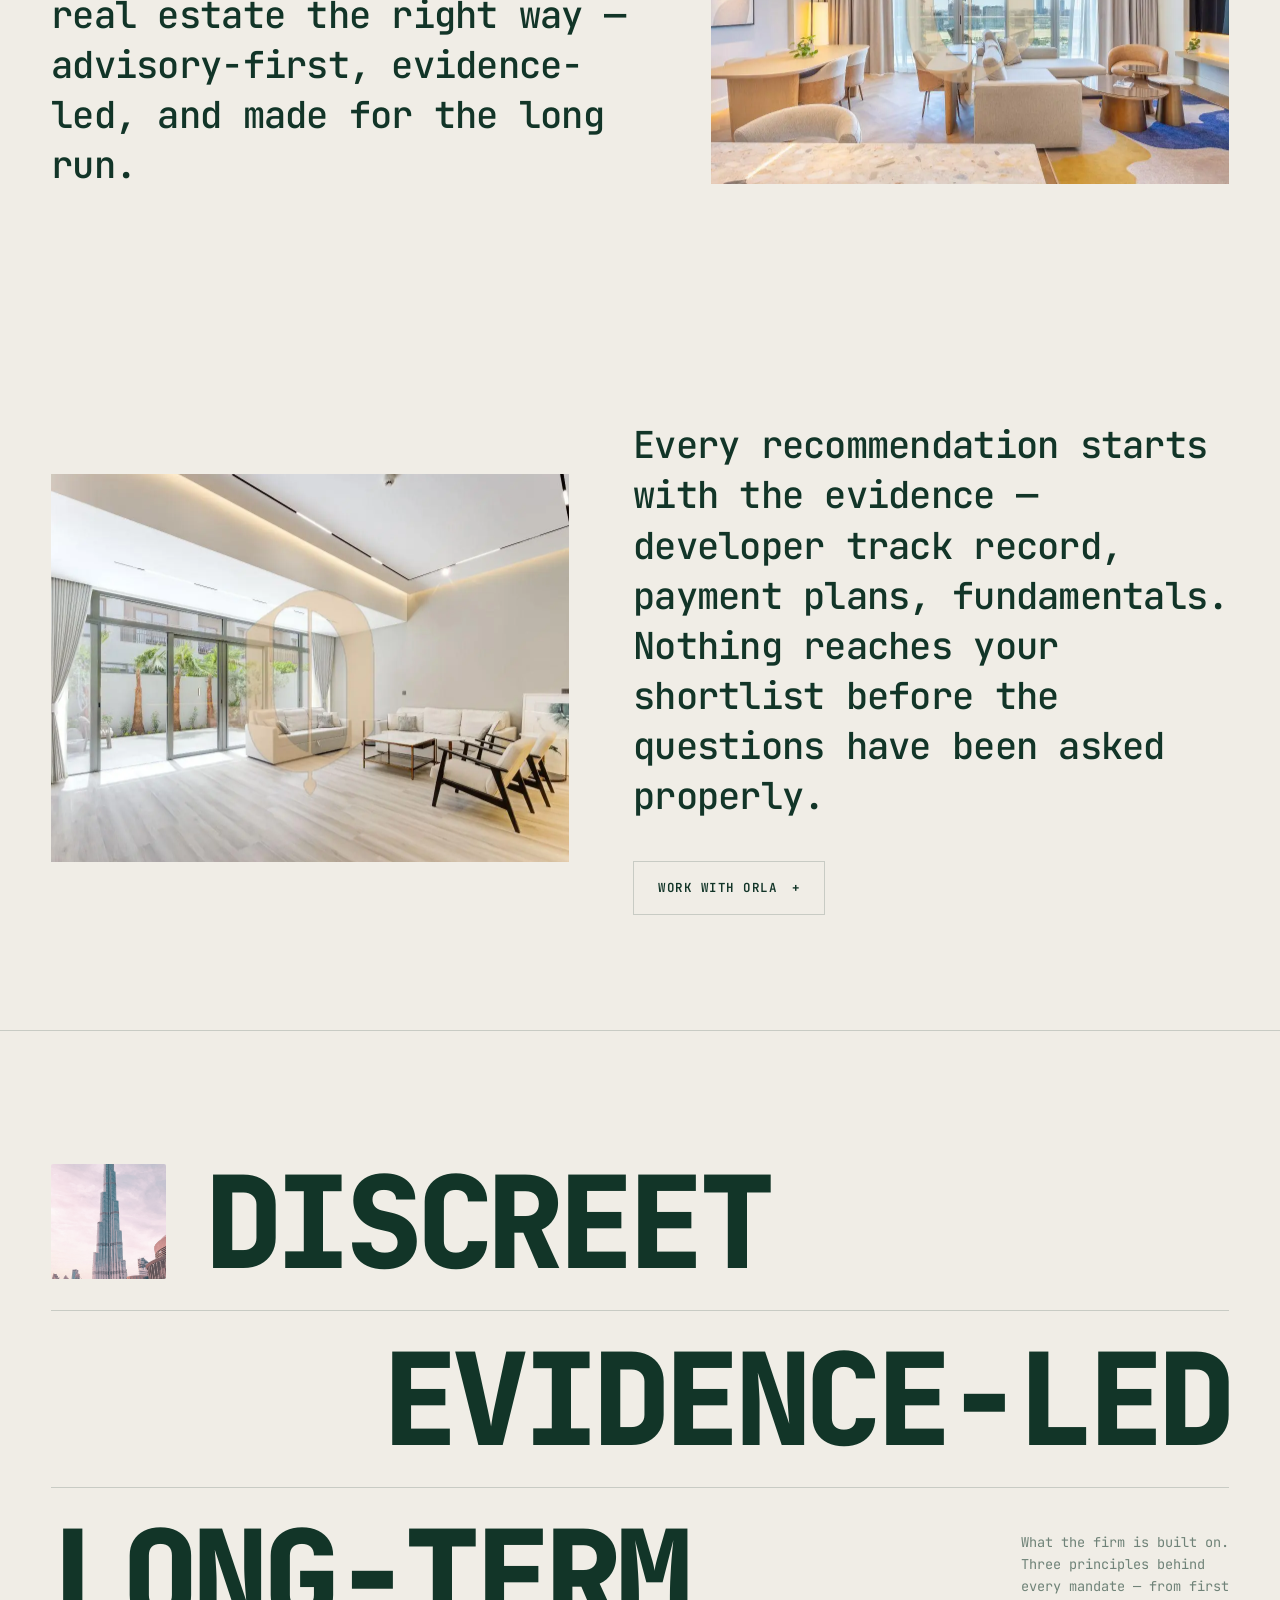
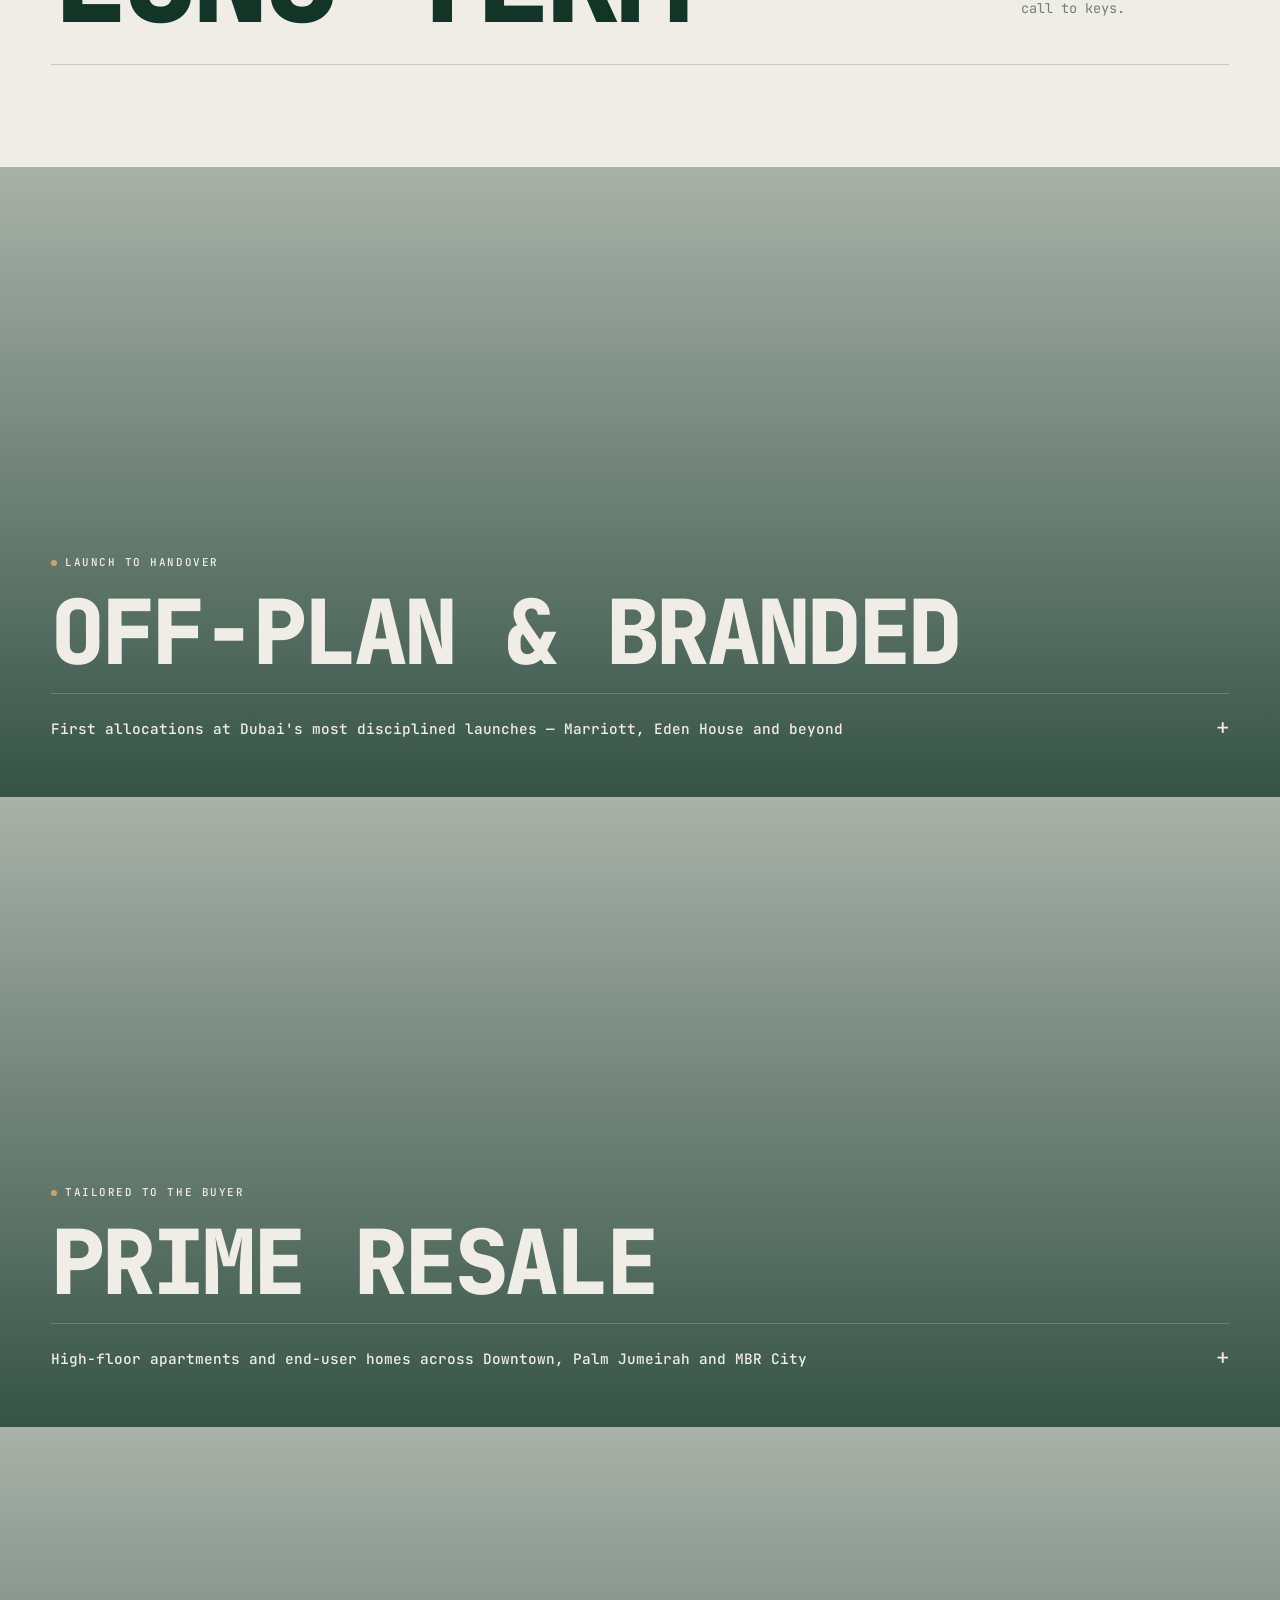
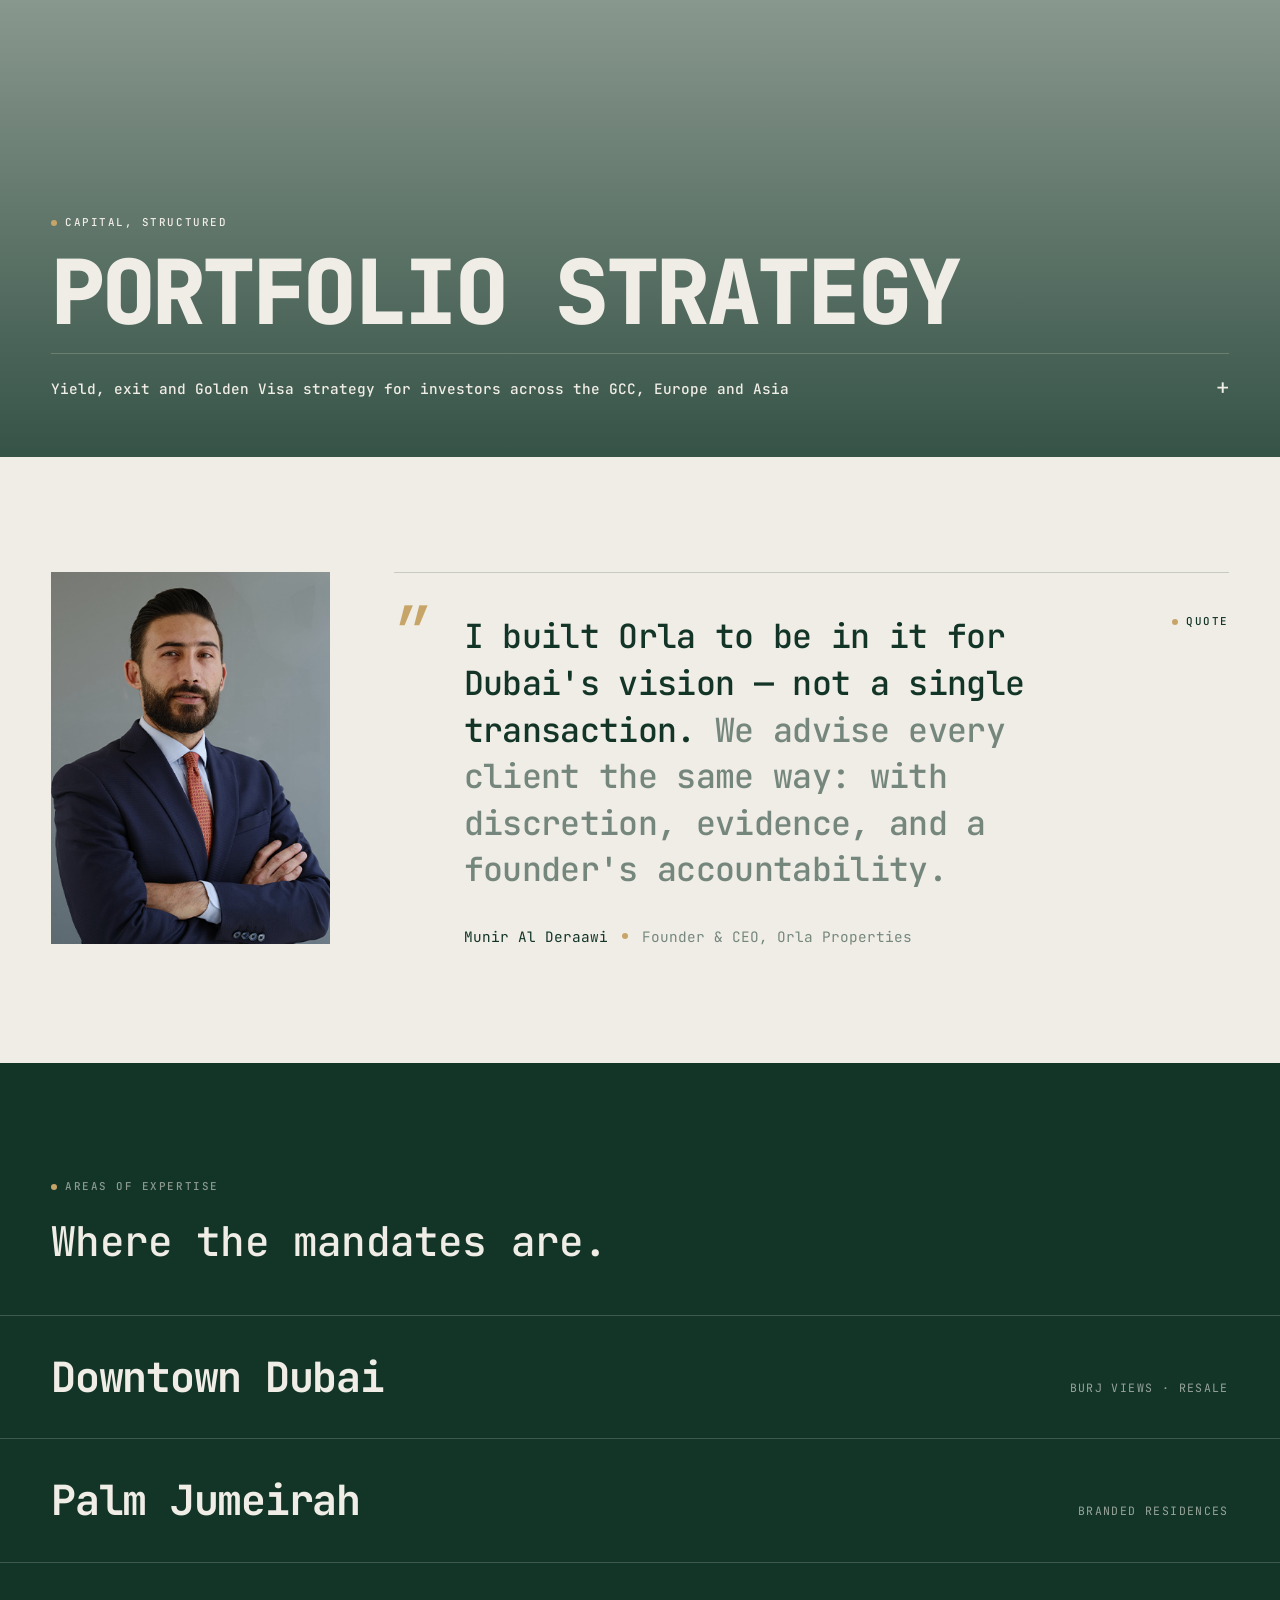
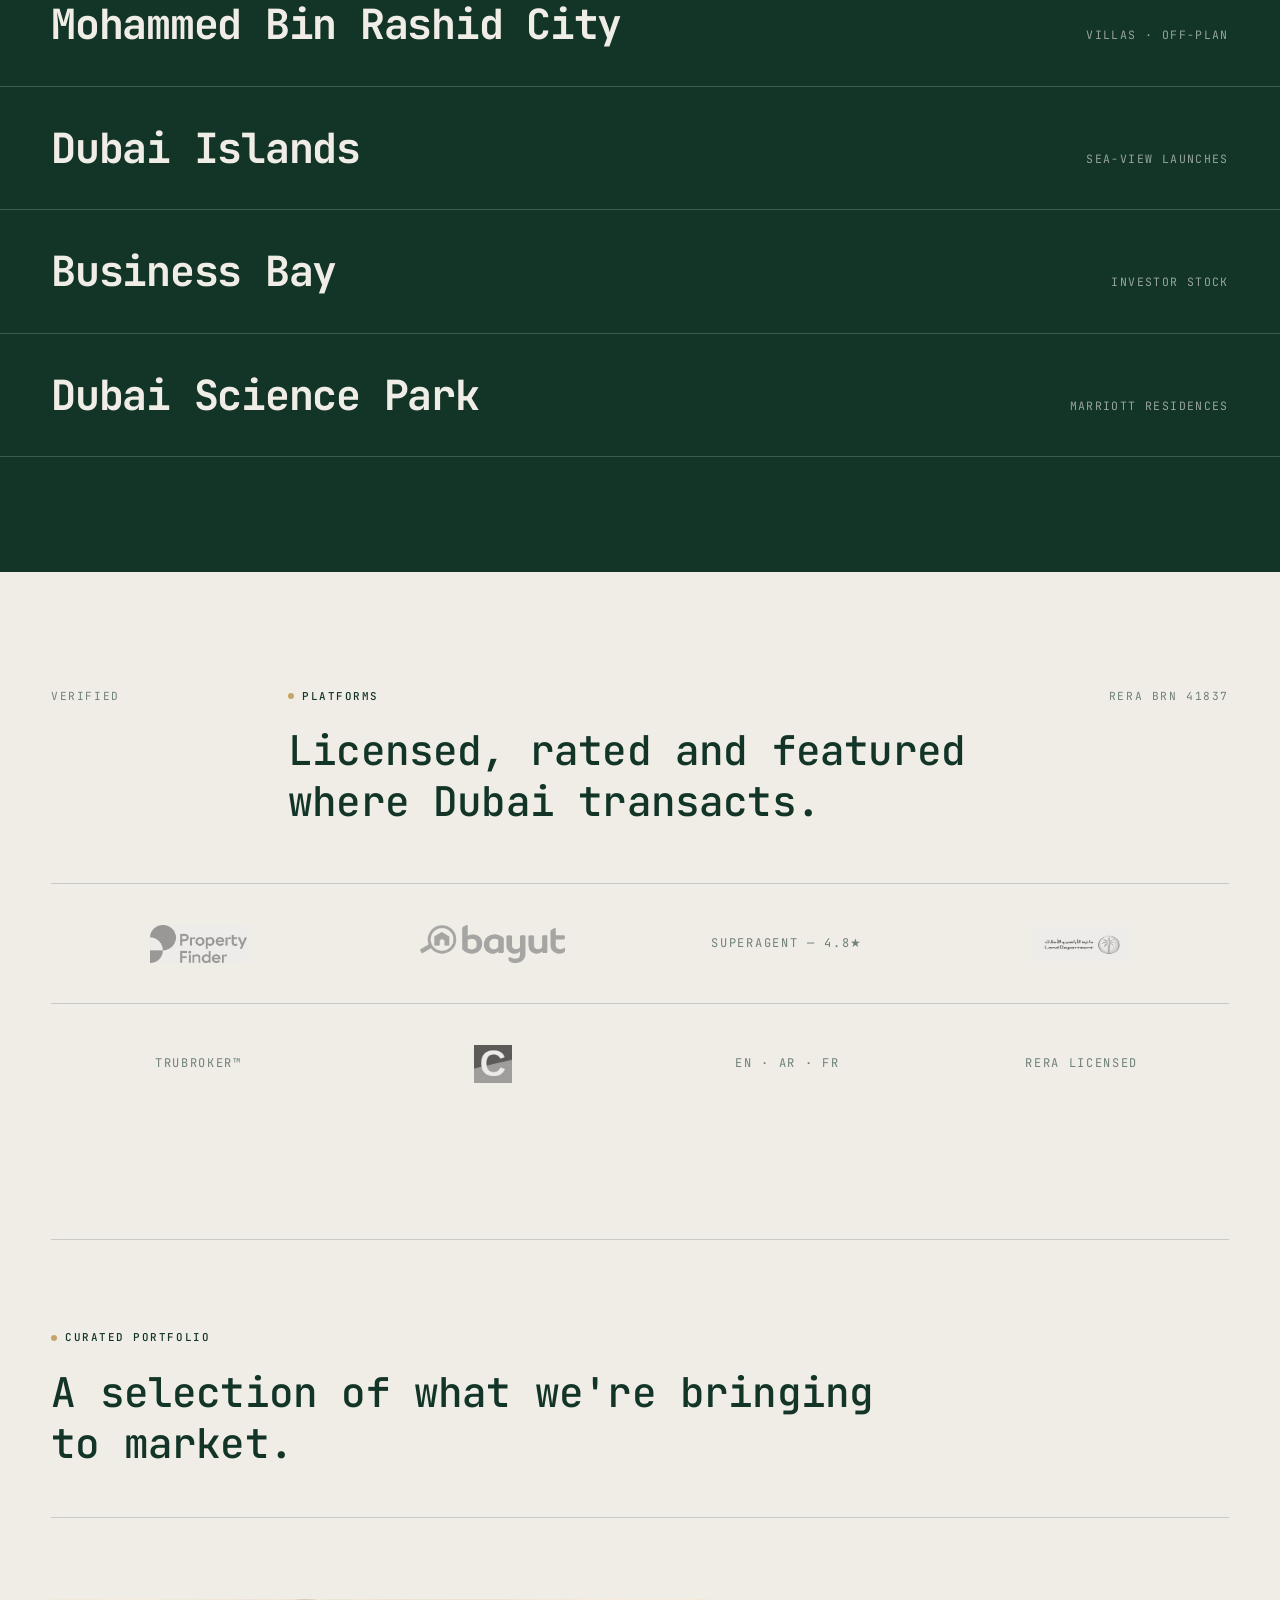
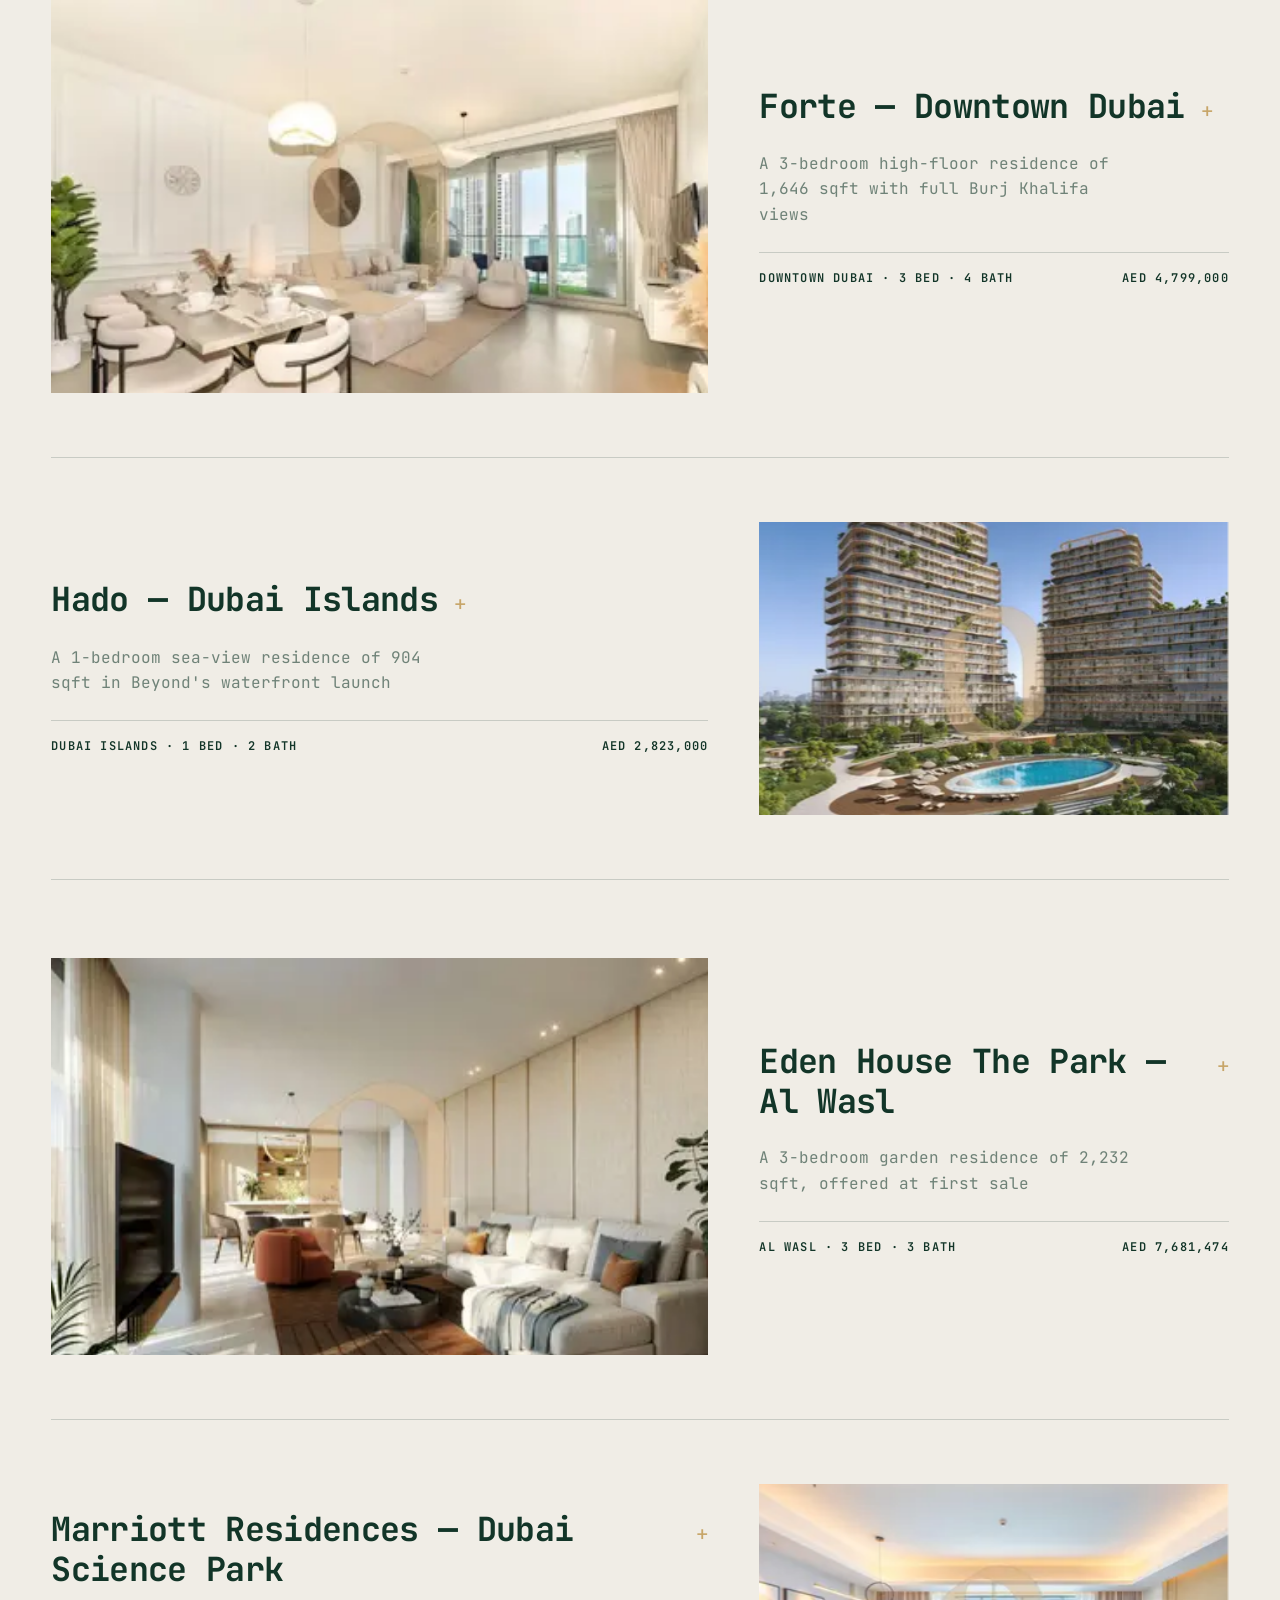
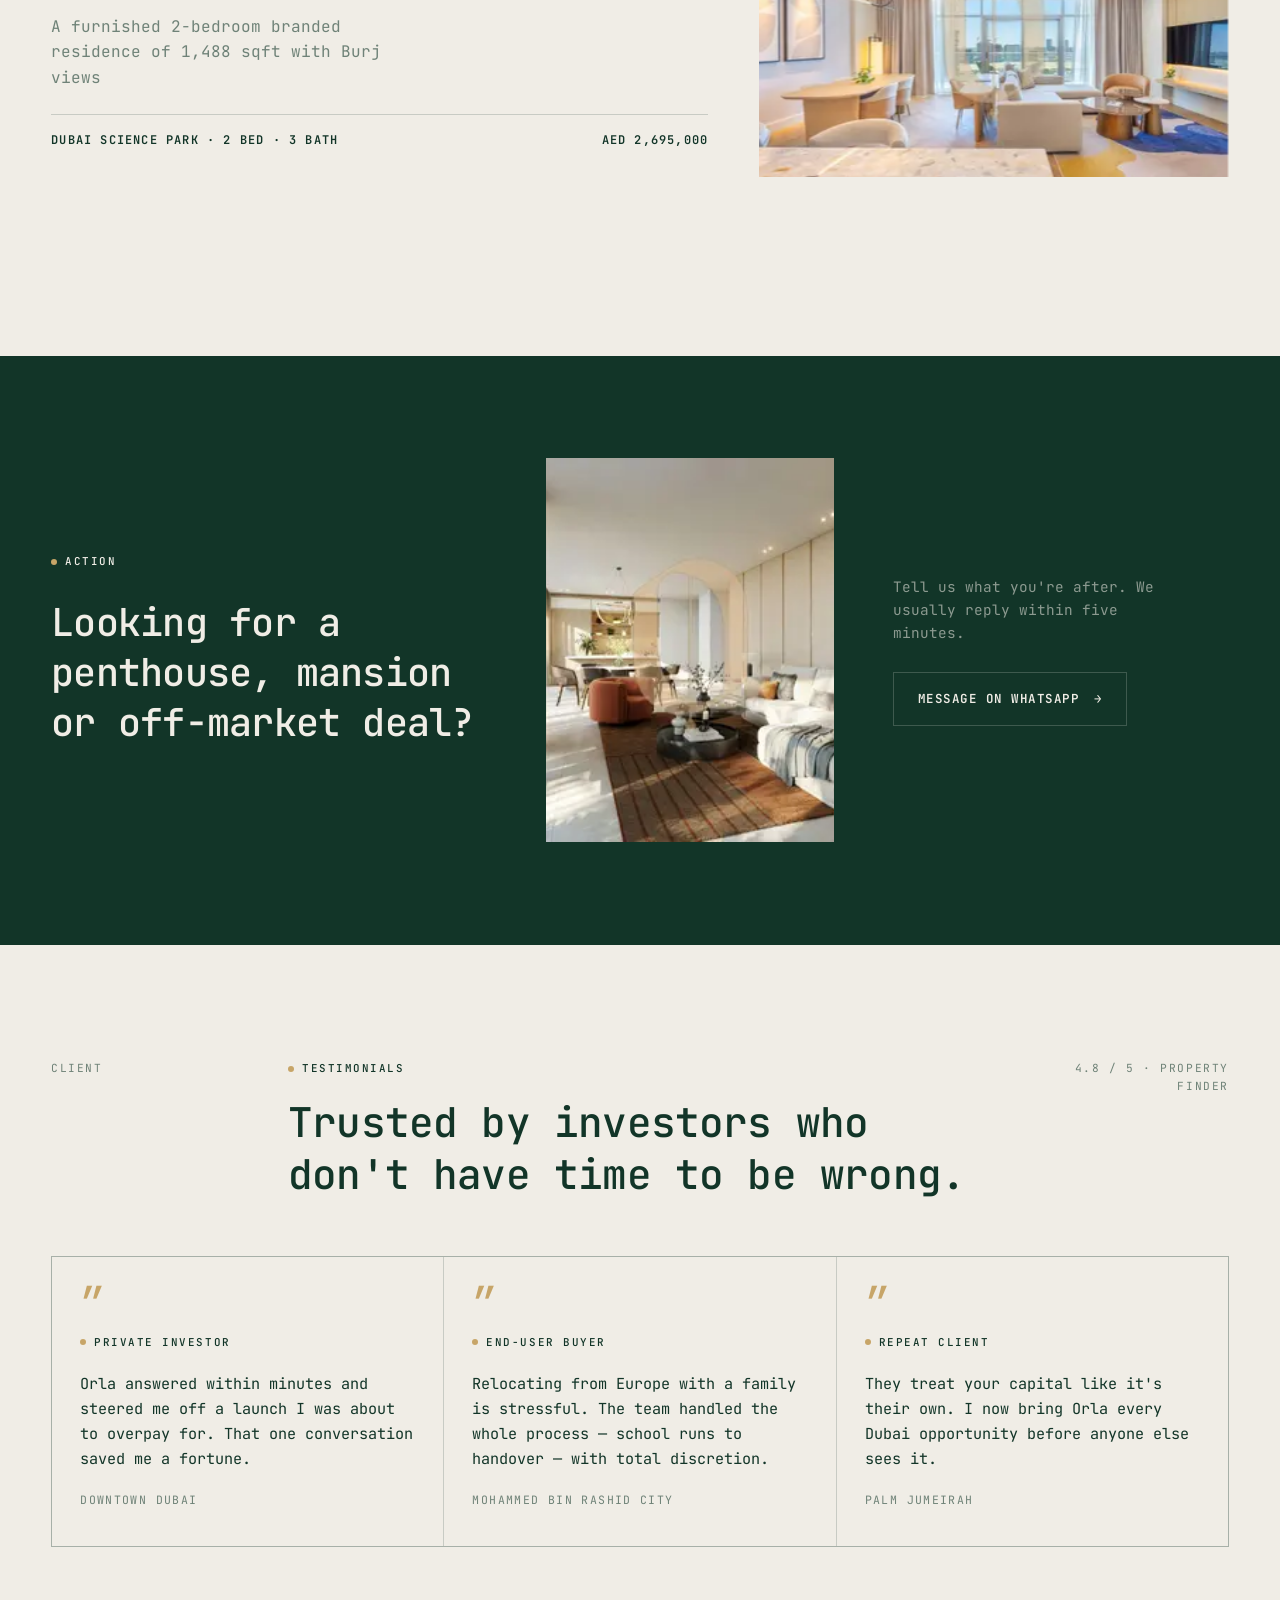
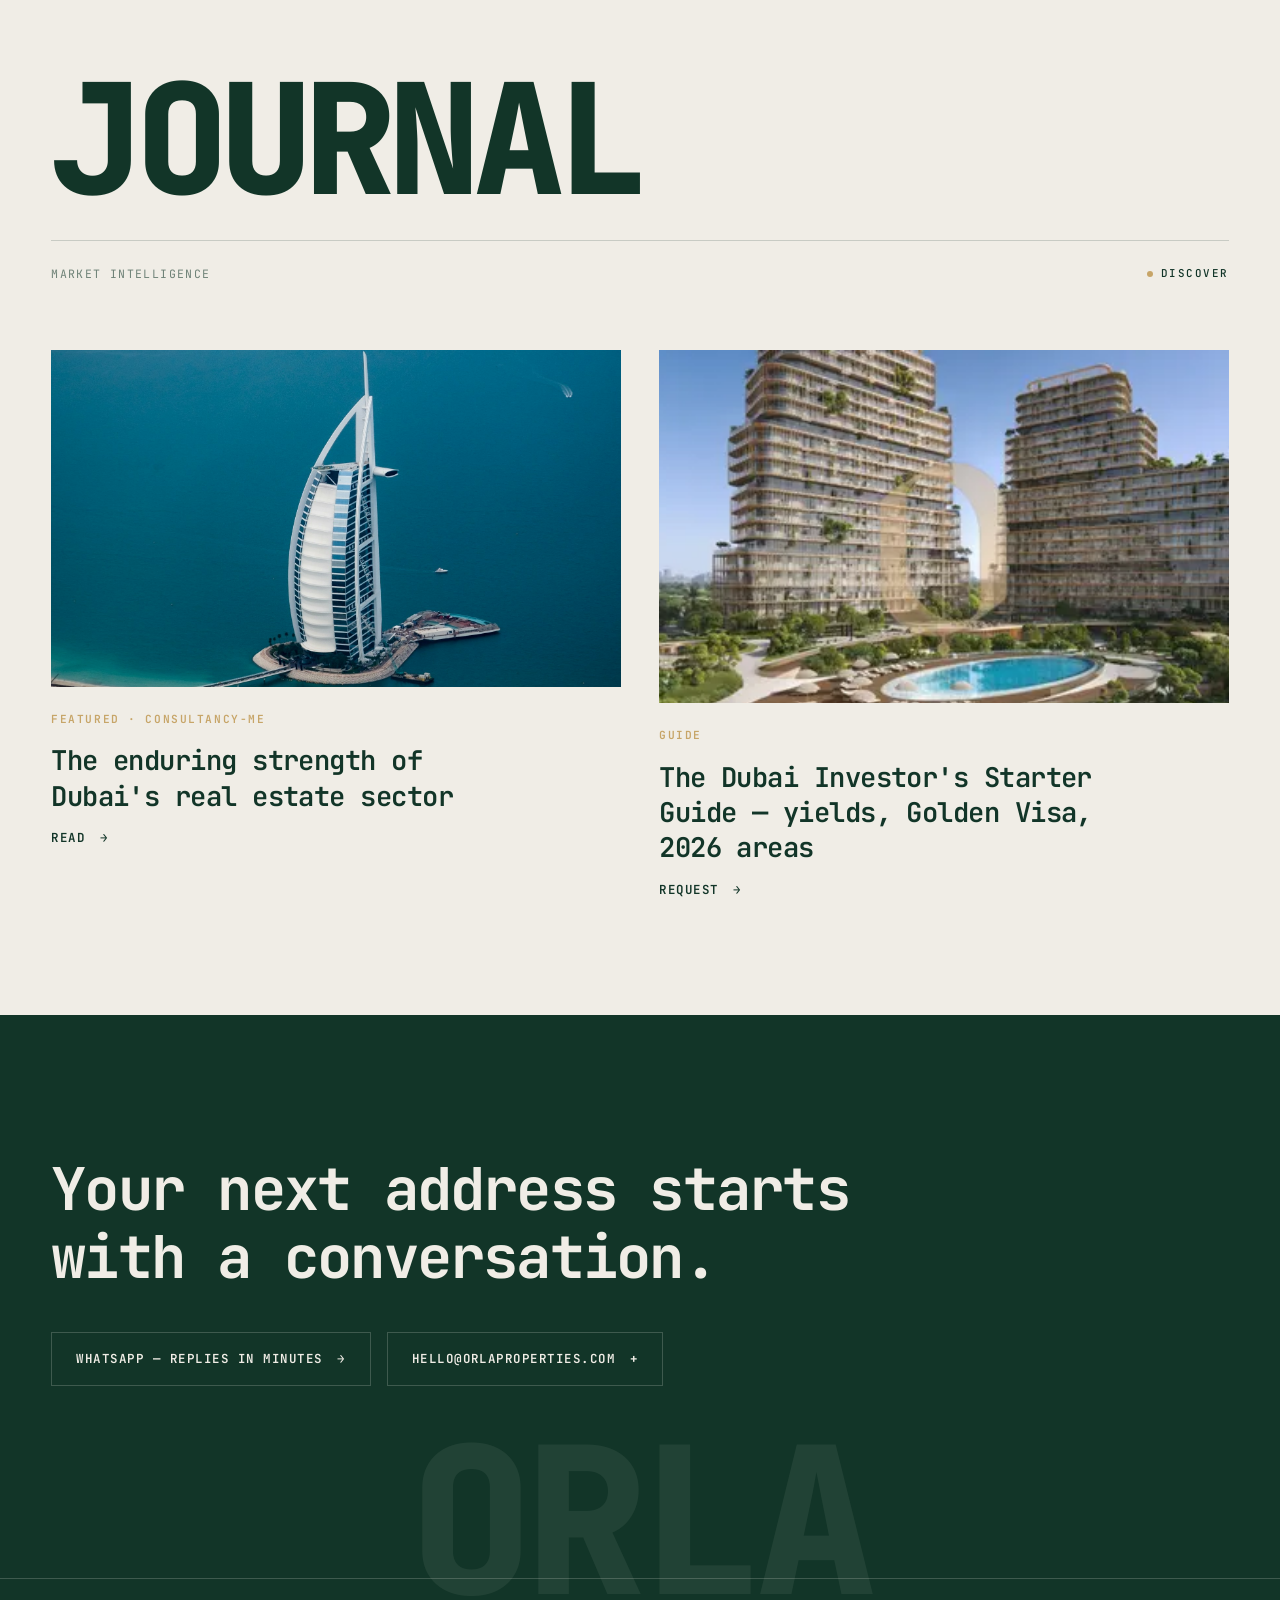
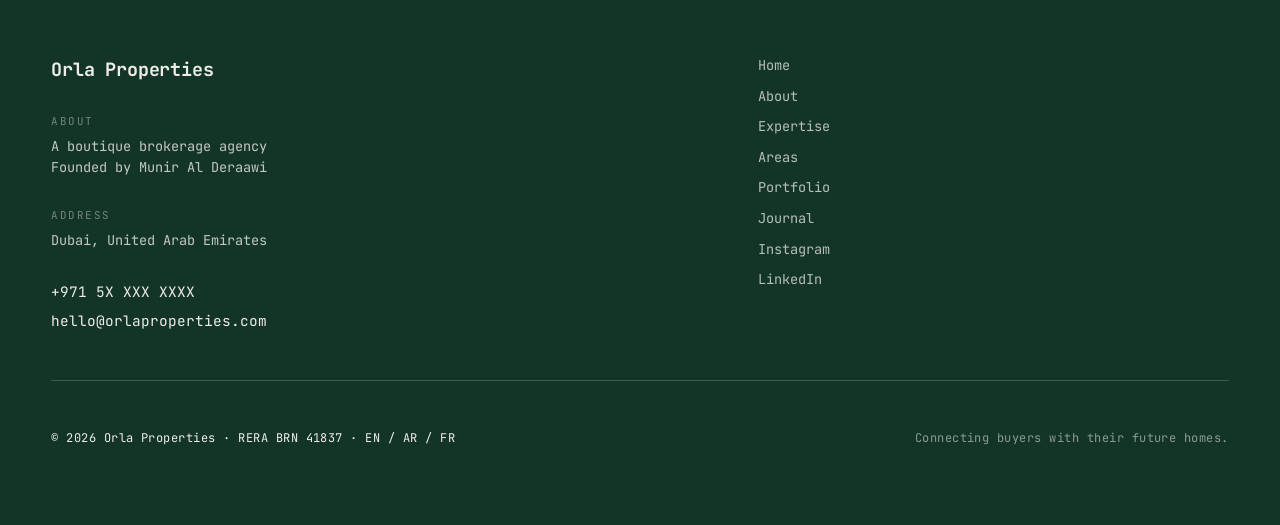
<file: version-3/index.html>
<!DOCTYPE html>
<html lang="en">
<head>
  <meta charset="UTF-8" />
  <meta name="viewport" content="width=device-width, initial-scale=1.0, maximum-scale=1.0, user-scalable=no, viewport-fit=cover" />
  <title>Orla Properties — Boutique Property Brokerage, Dubai</title>
  <meta name="description" content="Orla Properties — a boutique real estate brokerage in Dubai. Advisory-led: off-plan, branded residences, prime resale and portfolio strategy. Founded by Munir Al Deraawi. AED 40.1M closed in the last 12 months." />
  <meta name="theme-color" content="#123528" />
  <link rel="icon" href="data:image/svg+xml,%3Csvg xmlns='http://www.w3.org/2000/svg' viewBox='0 0 32 32'%3E%3Crect width='32' height='32' fill='%23123528'/%3E%3Ctext x='16' y='23' font-family='Georgia,serif' font-size='19' font-weight='700' fill='%23c7a568' text-anchor='middle'%3EO%3C/text%3E%3C/svg%3E" />

  <!-- Open Graph -->
  <meta property="og:type" content="website" />
  <meta property="og:title" content="Orla Properties — Boutique Property Brokerage, Dubai" />
  <meta property="og:description" content="A boutique brokerage agency. Connecting buyers with their future homes and investments — Dubai." />
  <meta property="og:image" content="https://m-adib.github.io/munir-al-deraawi/version-3/assets/dubai_aerial.jpg" />

  <link rel="preconnect" href="https://fonts.googleapis.com" />
  <link rel="preconnect" href="https://fonts.gstatic.com" crossorigin />
  <link href="https://fonts.googleapis.com/css2?family=JetBrains+Mono:ital,wght@0,300;0,400;0,500;0,600;0,700;0,800;1,400&display=swap" rel="stylesheet" />
  <link rel="stylesheet" href="styles.css" />

  <script type="application/ld+json">
  {
    "@context": "https://schema.org",
    "@type": "RealEstateAgent",
    "name": "Orla Properties",
    "description": "A boutique real estate brokerage in Dubai — advisory-led property, off-plan, branded residences and portfolio strategy.",
    "founder": { "@type": "Person", "name": "Munir Al Deraawi", "jobTitle": "Founder & CEO" },
    "areaServed": "Dubai, United Arab Emirates",
    "knowsLanguage": ["English", "Arabic", "French"],
    "url": "https://www.orlaproperties.com",
    "sameAs": [
      "https://www.instagram.com/orlaproperties/",
      "https://www.instagram.com/munirderaawi/",
      "https://www.linkedin.com/in/munir-al-deraawi-222149b0/"
    ]
  }
  </script>
</head>
<body>

  <!-- ============ PRELOADER ============ -->
  <div class="preload" id="preload" aria-hidden="true">
    <div class="preload__text">A boutique brokerage — Dubai</div>
  </div>

  <!-- ============ NAV ============ -->
  <header class="nav" id="nav">
    <div class="nav__wrap">
      <div class="nav__left">
        <a href="#top" class="nav__brand">
          <span class="nav__logo">ORLA</span>
          <span class="nav__name">Properties</span>
        </a>
        <span class="nav__slogan">boutique brokerage · dubai</span>
      </div>
      <nav class="nav__links" aria-label="Primary">
        <a href="#about">About</a>
        <a href="#expertise">Expertise</a>
        <a href="#portfolio">Portfolio</a>
        <a href="#journal">Journal</a>
        <a href="#contact">Contact</a>
      </nav>
      <button class="nav__burger" id="burger" aria-label="Menu" aria-expanded="false">
        <span class="nav__burger-lines"><i></i><i></i></span>
        <span class="nav__burger-text">Menu</span>
      </button>
    </div>
  </header>

  <!-- ============ FULLSCREEN MENU ============ -->
  <div class="menu" id="menu" aria-hidden="true">
    <div class="menu__layout">
      <div class="menu__main">
        <a href="#top">Home</a>
        <a href="#about">About</a>
        <a href="#expertise">Expertise</a>
        <a href="#areas">Areas</a>
        <a href="#portfolio">Portfolio</a>
        <a href="#journal">Journal</a>
        <a href="#contact">Contact</a>
      </div>
      <div class="menu__side">
        <div class="menu__contact">
          <span class="label"><i class="label__dot"></i>Get in touch</span>
          <a href="https://wa.me/9715XXXXXXXX" target="_blank" rel="noopener">WhatsApp</a>
          <a href="mailto:hello@orlaproperties.com">hello@orlaproperties.com</a>
          <a href="https://www.instagram.com/orlaproperties/" target="_blank" rel="noopener">Instagram</a>
          <a href="https://www.linkedin.com/in/munir-al-deraawi-222149b0/" target="_blank" rel="noopener">LinkedIn</a>
        </div>
        <figure class="menu__feature">
          <img src="assets/listing_eden.webp" alt="Eden House The Park, Al Wasl" loading="lazy" />
          <figcaption>
            <span class="label label--dark"><i class="label__dot"></i>Featured</span>
            <strong>Eden House The Park — Al Wasl</strong>
          </figcaption>
        </figure>
      </div>
    </div>
  </div>

  <main id="top">

    <!-- ============ HERO ============ -->
    <section class="hero">
      <div class="hero__media">
        <video class="hero__video" autoplay muted loop playsinline preload="auto" poster="assets/dubai_poster.jpg">
          <source src="assets/dubai_hero.mp4" type="video/mp4" />
        </video>
        <div class="hero__overlay"></div>
      </div>
      <div class="hero__grid">
        <div class="hero__intro">
          <span class="label label--dark hero__kicker"><i class="label__dot"></i>A boutique brokerage agency · Dubai</span>
          <h1 class="hero__heading">We don't sell property.<br />We&nbsp;shape the<br />right decision.</h1>
        </div>
        <div class="hero__rest">
          <div class="hero__line"></div>
          <div class="hero__services">
            <a class="hero__service" href="#expertise"><span>Off-Plan &amp; Branded Residences</span><em>Explore&nbsp;+</em></a>
            <a class="hero__service" href="#expertise"><span>Prime Resale &amp; End-User Homes</span><em>Explore&nbsp;+</em></a>
            <a class="hero__service" href="#expertise"><span>Portfolio &amp; Investment Strategy</span><em>Explore&nbsp;+</em></a>
          </div>
          <div class="hero__actions">
            <a class="action-btn action-btn--light" href="#contact"><span>Consultation</span><em>→</em></a>
            <a class="action-btn action-btn--dark" href="#portfolio"><span>Portfolio</span><em>+</em></a>
          </div>
        </div>
      </div>
      <span class="hero__scroll" aria-hidden="true">Scroll</span>
    </section>

    <!-- ============ ACHIEVEMENTS ============ -->
    <section class="achievements" aria-label="Achievements">
      <span class="label achievements__label"><i class="label__dot"></i>Track record</span>
      <div class="achievements__list">
        <div class="achievement reveal">
          <span class="achievement__num" data-count="81" data-suffix="M+">81M+</span>
          <span class="achievement__cap">AED · single launch</span>
        </div>
        <div class="achievement reveal">
          <span class="achievement__num" data-count="40.1" data-decimals="1" data-suffix="M">40.1M</span>
          <span class="achievement__cap">AED · trailing 12&nbsp;months</span>
        </div>
        <div class="achievement reveal">
          <span class="achievement__num" data-count="14" data-suffix="+">14+</span>
          <span class="achievement__cap">Years of Dubai expertise</span>
        </div>
        <div class="achievement reveal">
          <span class="achievement__num" data-count="76" data-suffix="">76</span>
          <span class="achievement__cap">Active listings</span>
        </div>
        <div class="achievement reveal">
          <span class="achievement__num" data-count="4.8" data-decimals="1" data-suffix="★">4.8★</span>
          <span class="achievement__cap">SuperAgent rating</span>
        </div>
      </div>
    </section>

    <!-- ============ ABOUT / SPLIT STATEMENTS ============ -->
    <section class="split" id="about">
      <div class="split__content">
        <h2 class="split__heading reveal">
          Founded by Munir Al Deraawi after he led sales at MAG Lifestyle Development,
          <strong>Orla Properties</strong> was built to do real estate the right way —
          advisory-first, evidence-led, and made for the long run.
        </h2>
      </div>
      <div class="split__image">
        <div class="parallax"><img src="assets/marriott_living.webp" alt="Marriott Residences living room — a current Orla listing" loading="lazy" class="parallax__img" /></div>
      </div>
    </section>

    <section class="split split--alt">
      <div class="split__content">
        <h2 class="split__heading reveal">
          Every recommendation starts with the evidence — developer track record, payment plans, fundamentals.
          Nothing reaches your shortlist before the questions have been asked properly.
        </h2>
        <a class="action-btn reveal" href="#contact"><span>Work with Orla</span><em>+</em></a>
      </div>
      <div class="split__image">
        <div class="parallax"><img src="assets/townhouse_interior.webp" alt="MAG Eye townhouse interior, Mohammed Bin Rashid City" loading="lazy" class="parallax__img" /></div>
      </div>
    </section>

    <!-- ============ TYPO TITLES ============ -->
    <section class="typo">
      <div class="typo__row is-1st reveal">
        <span class="typo__thumb"><img src="assets/dubai_thumb.jpg" alt="Dubai skyline" loading="lazy" /></span>
        <span class="typo__word">Discreet</span>
      </div>
      <div class="typo__row is-2nd reveal">
        <span class="typo__word">Evidence-led</span>
      </div>
      <div class="typo__row is-3rd reveal">
        <span class="typo__word">Long-term</span>
        <p class="typo__note">What the firm is built on. Three principles behind every mandate — from first call to keys.</p>
      </div>
    </section>

    <!-- ============ EXPERTISE SHOWCASE ============ -->
    <section class="showcase" id="expertise">
      <a class="showcase__panel" href="#contact" style="--bg:url('assets/marriott_suite.webp')">
        <span class="label label--dark"><i class="label__dot"></i>Launch to handover</span>
        <h2 class="showcase__title">Off-Plan &amp; Branded</h2>
        <p class="showcase__about">First allocations at Dubai's most disciplined launches — Marriott, Eden House and beyond<span class="showcase__plus">+</span></p>
      </a>
      <a class="showcase__panel" href="#contact" style="--bg:url('assets/townhouse_terrace.webp')">
        <span class="label label--dark"><i class="label__dot"></i>Tailored to the buyer</span>
        <h2 class="showcase__title">Prime Resale</h2>
        <p class="showcase__about">High-floor apartments and end-user homes across Downtown, Palm Jumeirah and MBR City<span class="showcase__plus">+</span></p>
      </a>
      <a class="showcase__panel" href="#contact" style="--bg:url('assets/dubai_aerial.jpg')">
        <span class="label label--dark"><i class="label__dot"></i>Capital, structured</span>
        <h2 class="showcase__title">Portfolio Strategy</h2>
        <p class="showcase__about">Yield, exit and Golden Visa strategy for investors across the GCC, Europe and Asia<span class="showcase__plus">+</span></p>
      </a>
    </section>

    <!-- ============ QUOTE ============ -->
    <section class="quote">
      <div class="quote__grid">
        <div class="quote__image reveal">
          <img src="assets/article_1.jpg" alt="Munir Al Deraawi, Founder & CEO of Orla Properties" loading="lazy" />
        </div>
        <div class="quote__content">
          <div class="quote__line"></div>
          <div class="quote__row">
            <span class="quote__icon">”</span>
            <div class="quote__body reveal">
              <p class="quote__text">
                I built Orla to be in it for Dubai's vision — not a single transaction.
                <span>We advise every client the same way: with discretion, evidence, and a founder's accountability.</span>
              </p>
              <div class="quote__name">
                <span>Munir Al Deraawi</span><i></i><span class="dim">Founder &amp; CEO, Orla Properties</span>
              </div>
            </div>
            <span class="label quote__label"><i class="label__dot"></i>quote</span>
          </div>
        </div>
      </div>
    </section>

    <!-- ============ AREAS LISTING ============ -->
    <section class="areas" id="areas">
      <div class="areas__head">
        <span class="label"><i class="label__dot"></i>Areas of expertise</span>
        <h2 class="section-heading reveal">Where the mandates are.</h2>
      </div>
      <div class="areas__list">
        <a class="area" href="#contact"><h3>Downtown Dubai</h3><span class="area__meta">Burj views · resale</span></a>
        <a class="area" href="#contact"><h3>Palm Jumeirah</h3><span class="area__meta">Branded residences</span></a>
        <a class="area" href="#contact"><h3>Mohammed Bin Rashid City</h3><span class="area__meta">Villas · off-plan</span></a>
        <a class="area" href="#contact"><h3>Dubai Islands</h3><span class="area__meta">Sea-view launches</span></a>
        <a class="area" href="#contact"><h3>Business Bay</h3><span class="area__meta">Investor stock</span></a>
        <a class="area" href="#contact"><h3>Dubai Science Park</h3><span class="area__meta">Marriott Residences</span></a>
      </div>
    </section>

    <!-- ============ TRUSTED ============ -->
    <section class="trusted">
      <div class="trusted__head">
        <span class="trusted__side">Verified</span>
        <div class="trusted__max">
          <span class="label"><i class="label__dot"></i>Platforms</span>
          <h2 class="section-heading reveal">Licensed, rated and featured where Dubai transacts.</h2>
        </div>
        <span class="trusted__side">RERA BRN 41837</span>
      </div>
      <div class="trusted__grid">
        <div class="trusted__cell"><img src="assets/logos/propertyfinder.jpg" alt="Property Finder" loading="lazy" /></div>
        <div class="trusted__cell"><img src="assets/logos/bayut.png" alt="Bayut" loading="lazy" /></div>
        <div class="trusted__cell trusted__cell--text">SuperAgent — 4.8★</div>
        <div class="trusted__cell"><img src="assets/logos/dld.png" alt="Dubai Land Department" loading="lazy" /></div>
        <div class="trusted__cell trusted__cell--text">TruBroker™</div>
        <div class="trusted__cell"><img src="assets/logos/consultancy.png" alt="Consultancy-ME" loading="lazy" /></div>
        <div class="trusted__cell trusted__cell--text">EN · AR · FR</div>
        <div class="trusted__cell trusted__cell--text">RERA Licensed</div>
      </div>
    </section>

    <!-- ============ PORTFOLIO ============ -->
    <section class="projects" id="portfolio">
      <div class="projects__head">
        <span class="label"><i class="label__dot"></i>Curated portfolio</span>
        <h2 class="section-heading reveal">A selection of what we're bringing to market.</h2>
      </div>

      <article class="project">
        <div class="project__image"><div class="parallax"><img src="assets/listing_forte.webp" alt="Forte, Downtown Dubai" loading="lazy" class="parallax__img" /></div></div>
        <div class="project__about">
          <a class="project__title reveal" href="#contact"><h3>Forte — Downtown Dubai</h3><span>+</span></a>
          <p class="project__detail reveal">A 3-bedroom high-floor residence of 1,646 sqft with full Burj Khalifa views</p>
          <div class="project__meta"><span>Downtown Dubai · 3 bed · 4 bath</span><span>AED 4,799,000</span></div>
        </div>
      </article>

      <article class="project">
        <div class="project__image"><div class="parallax"><img src="assets/listing_hado.webp" alt="Hado by Beyond, Dubai Islands" loading="lazy" class="parallax__img" /></div></div>
        <div class="project__about">
          <a class="project__title reveal" href="#contact"><h3>Hado — Dubai Islands</h3><span>+</span></a>
          <p class="project__detail reveal">A 1-bedroom sea-view residence of 904 sqft in Beyond's waterfront launch</p>
          <div class="project__meta"><span>Dubai Islands · 1 bed · 2 bath</span><span>AED 2,823,000</span></div>
        </div>
      </article>

      <article class="project">
        <div class="project__image"><div class="parallax"><img src="assets/listing_eden.webp" alt="Eden House The Park, Al Wasl" loading="lazy" class="parallax__img" /></div></div>
        <div class="project__about">
          <a class="project__title reveal" href="#contact"><h3>Eden House The Park — Al Wasl</h3><span>+</span></a>
          <p class="project__detail reveal">A 3-bedroom garden residence of 2,232 sqft, offered at first sale</p>
          <div class="project__meta"><span>Al Wasl · 3 bed · 3 bath</span><span>AED 7,681,474</span></div>
        </div>
      </article>

      <article class="project">
        <div class="project__image"><div class="parallax"><img src="assets/listing_marriott.webp" alt="Marriott Residences, Dubai Science Park" loading="lazy" class="parallax__img" /></div></div>
        <div class="project__about">
          <a class="project__title reveal" href="#contact"><h3>Marriott Residences — Dubai Science Park</h3><span>+</span></a>
          <p class="project__detail reveal">A furnished 2-bedroom branded residence of 1,488 sqft with Burj views</p>
          <div class="project__meta"><span>Dubai Science Park · 2 bed · 3 bath</span><span>AED 2,695,000</span></div>
        </div>
      </article>
    </section>

    <!-- ============ COMPACT CTA ============ -->
    <section class="cta-compact">
      <div class="cta-compact__block">
        <span class="label label--dark"><i class="label__dot"></i>Action</span>
        <h2 class="cta-compact__heading reveal">Looking for a penthouse, mansion or off-market deal?</h2>
      </div>
      <div class="cta-compact__image">
        <img src="assets/listing_eden.webp" alt="Eden House The Park, Al Wasl — offered at first sale" loading="lazy" />
      </div>
      <div class="cta-compact__block is-2nd">
        <p>Tell us what you're after. We usually reply within five minutes.</p>
        <a class="action-btn action-btn--dark" href="https://wa.me/9715XXXXXXXX" target="_blank" rel="noopener"><span>Message on WhatsApp</span><em>→</em></a>
      </div>
    </section>

    <!-- ============ TESTIMONIALS ============ -->
    <section class="reviews">
      <div class="reviews__head">
        <span class="reviews__side">Client</span>
        <div class="reviews__max">
          <span class="label"><i class="label__dot"></i>Testimonials</span>
          <h2 class="section-heading reveal">Trusted by investors who don't have time to be wrong.</h2>
        </div>
        <span class="reviews__side">4.8 / 5 · Property Finder</span>
      </div>
      <!-- REPLACE with verified client reviews before publishing -->
      <div class="reviews__grid">
        <figure class="review reveal">
          <span class="review__icon">”</span>
          <span class="label"><i class="label__dot"></i>Private investor</span>
          <blockquote>Orla answered within minutes and steered me off a launch I was about to overpay for. That one conversation saved me a fortune.</blockquote>
          <figcaption>Downtown Dubai</figcaption>
        </figure>
        <figure class="review reveal">
          <span class="review__icon">”</span>
          <span class="label"><i class="label__dot"></i>End-user buyer</span>
          <blockquote>Relocating from Europe with a family is stressful. The team handled the whole process — school runs to handover — with total discretion.</blockquote>
          <figcaption>Mohammed Bin Rashid City</figcaption>
        </figure>
        <figure class="review reveal">
          <span class="review__icon">”</span>
          <span class="label"><i class="label__dot"></i>Repeat client</span>
          <blockquote>They treat your capital like it's their own. I now bring Orla every Dubai opportunity before anyone else sees it.</blockquote>
          <figcaption>Palm Jumeirah</figcaption>
        </figure>
      </div>
    </section>

    <!-- ============ JOURNAL ============ -->
    <section class="journal" id="journal">
      <div class="journal__title">
        <h2 class="journal__heading reveal">Journal</h2>
        <div class="journal__divider"></div>
        <div class="journal__cats">
          <span>Market intelligence</span>
          <span class="label"><i class="label__dot"></i>Discover</span>
        </div>
      </div>
      <div class="journal__grid">
        <a class="journal__card" href="https://www.consultancy-me.com/news/11132/munir-al-deraawi-on-the-enduring-strength-of-dubais-real-estate-sector" target="_blank" rel="noopener">
          <div class="journal__image"><div class="parallax"><img src="assets/dubai_aerial.jpg" alt="Dubai villa communities — from our founder's Consultancy-ME feature" loading="lazy" class="parallax__img" /></div></div>
          <div class="journal__content">
            <span class="journal__cat">Featured · Consultancy-ME</span>
            <h3>The enduring strength of Dubai's real estate sector</h3>
            <span class="action-btn action-btn--inline"><span>Read</span><em>→</em></span>
          </div>
        </a>
        <a class="journal__card" href="#contact">
          <div class="journal__image"><div class="parallax"><img src="assets/listing_hado.webp" alt="Hado by Beyond, Dubai Islands" loading="lazy" class="parallax__img" /></div></div>
          <div class="journal__content">
            <span class="journal__cat">Guide</span>
            <h3>The Dubai Investor's Starter Guide — yields, Golden Visa, 2026 areas</h3>
            <span class="action-btn action-btn--inline"><span>Request</span><em>→</em></span>
          </div>
        </a>
      </div>
    </section>

    <!-- ============ FOOTER ============ -->
    <footer class="footer" id="contact">
      <div class="footer__action">
        <div class="footer__cta">
          <h2 class="footer__cta-title reveal">Your next address starts with a conversation.</h2>
          <div class="footer__cta-buttons reveal">
            <a class="action-btn action-btn--dark" href="https://wa.me/9715XXXXXXXX" target="_blank" rel="noopener"><span>WhatsApp — replies in minutes</span><em>→</em></a>
            <a class="action-btn action-btn--dark" href="mailto:hello@orlaproperties.com"><span>hello@orlaproperties.com</span><em>+</em></a>
          </div>
        </div>
        <div class="footer__giant" aria-hidden="true">Orla</div>
      </div>
      <div class="footer__content">
        <div class="footer__grid">
          <div class="footer__brand">
            <span class="footer__brand-name">Orla Properties</span>
            <div class="footer__about">
              <span class="footer__label">About</span>
              <span>A boutique brokerage agency<br />Founded by Munir Al Deraawi</span>
            </div>
            <div class="footer__about">
              <span class="footer__label">Address</span>
              <span>Dubai, United Arab Emirates</span>
            </div>
            <div class="footer__contacts">
              <a href="https://wa.me/9715XXXXXXXX" target="_blank" rel="noopener">+971 5X XXX XXXX</a>
              <a href="mailto:hello@orlaproperties.com">hello@orlaproperties.com</a>
            </div>
          </div>
          <nav class="footer__links" aria-label="Footer">
            <a href="#top">Home</a>
            <a href="#about">About</a>
            <a href="#expertise">Expertise</a>
            <a href="#areas">Areas</a>
            <a href="#portfolio">Portfolio</a>
            <a href="#journal">Journal</a>
            <a href="https://www.instagram.com/orlaproperties/" target="_blank" rel="noopener">Instagram</a>
            <a href="https://www.linkedin.com/in/munir-al-deraawi-222149b0/" target="_blank" rel="noopener">LinkedIn</a>
          </nav>
          <div class="footer__divider"></div>
          <div class="footer__base">
            <span>© <span id="year"></span> Orla Properties · RERA BRN 41837 · EN / AR / FR</span>
            <span class="dim">Connecting buyers with their future homes.</span>
          </div>
        </div>
      </div>
    </footer>
  </main>

  <script src="script.js"></script>
</body>
</html>
</file>
<file: version-1/styles.css>
/* ============================================================
   Munir Al Deraawi — Luxury Real Estate, Dubai
   Design system: near-black + warm ivory + single gold accent
   ============================================================ */

:root {
  --black: #0a0a0b;
  --ink: #141416;
  --panel: #17171a;
  --ivory: #f4f0e8;
  --ivory-dim: #b9b4a9;
  --line: rgba(212, 175, 105, 0.22);
  --gold: #c9a24b;
  --gold-2: #e7c878;
  --gold-soft: rgba(201, 162, 75, 0.14);
  --serif: "Playfair Display", Georgia, "Times New Roman", serif;
  --sans: "Jost", system-ui, -apple-system, sans-serif;
  --maxw: 1200px;
  --ease: cubic-bezier(0.16, 1, 0.3, 1);
  --ease-inout: cubic-bezier(0.76, 0, 0.24, 1);
}

* { box-sizing: border-box; margin: 0; padding: 0; }

html { scroll-behavior: smooth; overflow-x: hidden; }

body {
  background: var(--black);
  color: var(--ivory);
  font-family: var(--sans);
  font-weight: 400;
  line-height: 1.7;
  letter-spacing: 0.005em;
  -webkit-font-smoothing: antialiased;
  text-rendering: optimizeLegibility;
  overflow-x: clip;
}

img { max-width: 100%; display: block; }
a { color: inherit; text-decoration: none; }

/* ---------- shared ---------- */
.gold-text {
  background: linear-gradient(100deg, var(--gold-2), var(--gold) 60%, #a67c2e);
  -webkit-background-clip: text; background-clip: text;
  -webkit-text-fill-color: transparent; color: transparent;
}

.sec-eyebrow {
  font-family: var(--sans);
  font-size: 0.72rem; font-weight: 500;
  letter-spacing: 0.32em; text-transform: uppercase;
  color: var(--gold);
  margin-bottom: 1rem;
}
.sec-title {
  font-family: var(--serif);
  font-weight: 500;
  font-size: clamp(2rem, 4.4vw, 3.4rem);
  line-height: 1.08;
  letter-spacing: -0.01em;
  color: var(--ivory);
}
.sec-sub {
  color: var(--ivory-dim);
  max-width: 46ch;
  margin-top: 1.1rem;
  font-size: 1.02rem;
}

section { position: relative; }

/* ---------- buttons ---------- */
.btn {
  --pad: 0.85rem 1.6rem;
  display: inline-flex; align-items: center; gap: 0.55rem;
  padding: var(--pad);
  font-family: var(--sans); font-size: 0.82rem; font-weight: 500;
  letter-spacing: 0.13em; text-transform: uppercase;
  border-radius: 2px; cursor: pointer;
  transition: transform 0.4s var(--ease), background 0.4s var(--ease), color 0.4s var(--ease), border-color 0.4s var(--ease);
  border: 1px solid transparent; white-space: nowrap;
}
.btn--lg { --pad: 1.05rem 2.1rem; font-size: 0.8rem; }
.btn--wide { width: 100%; justify-content: center; }
.btn--gold {
  background: linear-gradient(100deg, var(--gold-2), var(--gold));
  color: #1a1405; font-weight: 600;
  box-shadow: 0 10px 34px -14px rgba(201,162,75,0.7);
}
.btn--gold:hover { transform: translateY(-3px); box-shadow: 0 18px 40px -14px rgba(201,162,75,0.85); }
.btn--ghost { border-color: var(--line); color: var(--ivory); background: transparent; }
.btn--ghost:hover { border-color: var(--gold); color: var(--gold-2); transform: translateY(-3px); }

.btn__wa {
  width: 15px; height: 15px; display: inline-block;
  background: currentColor;
  -webkit-mask: center/contain no-repeat; mask: center/contain no-repeat;
  -webkit-mask-image: url("data:image/svg+xml,%3Csvg xmlns='http://www.w3.org/2000/svg' viewBox='0 0 24 24'%3E%3Cpath d='M12 2a10 10 0 0 0-8.6 15l-1.3 4.7 4.8-1.3A10 10 0 1 0 12 2zm0 18a8 8 0 0 1-4.1-1.1l-.3-.2-2.9.8.8-2.8-.2-.3A8 8 0 1 1 12 20zm4.4-6c-.2-.1-1.4-.7-1.6-.8s-.4-.1-.5.1-.6.8-.8 1-.3.2-.5.1a6.5 6.5 0 0 1-3.2-2.8c-.2-.4.2-.4.6-1.2.1-.2 0-.3 0-.5s-.5-1.3-.7-1.8-.4-.4-.5-.4h-.5a1 1 0 0 0-.7.3A3 3 0 0 0 6 8.6c0 1.8 1.3 3.5 1.5 3.7s2.6 4 6.3 5.4c2.3.9 2.3.6 2.7.6s1.4-.6 1.6-1.1.2-1 .1-1.1-.3-.2-.5-.3z'/%3E%3C/svg%3E");
  mask-image: url("data:image/svg+xml,%3Csvg xmlns='http://www.w3.org/2000/svg' viewBox='0 0 24 24'%3E%3Cpath d='M12 2a10 10 0 0 0-8.6 15l-1.3 4.7 4.8-1.3A10 10 0 1 0 12 2zm0 18a8 8 0 0 1-4.1-1.1l-.3-.2-2.9.8.8-2.8-.2-.3A8 8 0 1 1 12 20zm4.4-6c-.2-.1-1.4-.7-1.6-.8s-.4-.1-.5.1-.6.8-.8 1-.3.2-.5.1a6.5 6.5 0 0 1-3.2-2.8c-.2-.4.2-.4.6-1.2.1-.2 0-.3 0-.5s-.5-1.3-.7-1.8-.4-.4-.5-.4h-.5a1 1 0 0 0-.7.3A3 3 0 0 0 6 8.6c0 1.8 1.3 3.5 1.5 3.7s2.6 4 6.3 5.4c2.3.9 2.3.6 2.7.6s1.4-.6 1.6-1.1.2-1 .1-1.1-.3-.2-.5-.3z'/%3E%3C/svg%3E");
}
.btn__wa--lg { width: 26px; height: 26px; }

/* ---------- reveal animation ---------- */
.reveal { opacity: 0; transform: translateY(30px); transition: opacity 1.05s var(--ease), transform 1.05s var(--ease); }
.reveal.in { opacity: 1; transform: none; }
@media (prefers-reduced-motion: reduce) { .reveal { opacity: 1; transform: none; transition: none; } html { scroll-behavior: auto; } }

/* ============================================================
   NAV
   ============================================================ */
.nav {
  position: fixed; top: 0; left: 0; right: 0; z-index: 60;
  transition: transform 0.6s var(--ease), background 0.5s var(--ease), border-color 0.5s var(--ease), backdrop-filter 0.5s;
  border-bottom: 1px solid transparent;
}
.nav.scrolled {
  background: rgba(10,10,11,0.82);
  backdrop-filter: saturate(140%) blur(14px);
  border-bottom-color: var(--line);
}
.nav__inner {
  max-width: var(--maxw); margin: 0 auto;
  display: flex; align-items: center; gap: 1.5rem;
  padding: 1.15rem clamp(1.1rem, 4vw, 2.4rem);
}
.nav__brand { display: flex; align-items: center; gap: 0.7rem; margin-right: auto; }
.nav__monogram {
  display: grid; place-items: center;
  width: 38px; height: 38px; border-radius: 50%;
  border: 1px solid var(--gold);
  font-family: var(--serif); font-weight: 600; font-size: 1.05rem;
  color: var(--gold-2); letter-spacing: 0.02em;
}
.nav__name { font-family: var(--serif); font-size: 1.15rem; letter-spacing: 0.04em; color: var(--ivory); }
.nav__links { display: flex; gap: 1.9rem; }
.nav__links a {
  font-size: 0.78rem; letter-spacing: 0.14em; text-transform: uppercase;
  color: var(--ivory-dim); transition: color 0.3s;
}
.nav__links a:hover { color: var(--gold-2); }
.nav__cta { padding: 0.6rem 1.15rem; }
.nav__burger { display: none; flex-direction: column; gap: 5px; background: none; border: 0; cursor: pointer; padding: 6px; }
.nav__burger span { width: 24px; height: 2px; background: var(--ivory); transition: 0.3s; }

.mobile-menu {
  display: none; flex-direction: column; gap: 0.4rem;
  padding: 1rem clamp(1.1rem, 4vw, 2.4rem) 1.6rem;
  background: rgba(10,10,11,0.97); border-bottom: 1px solid var(--line);
}
.mobile-menu a { padding: 0.7rem 0; font-size: 0.9rem; letter-spacing: 0.08em; text-transform: uppercase; color: var(--ivory-dim); border-bottom: 1px solid rgba(255,255,255,0.05); }
.mobile-menu .btn { margin-top: 0.8rem; }
.mobile-menu.open { display: flex; }

/* ============================================================
   HERO
   ============================================================ */
.hero { min-height: 100svh; display: flex; align-items: center; overflow: hidden; }
.hero__media {
  position: absolute; inset: 0;
  background-color: #0d0f14;
  background-image: url("https://images.unsplash.com/photo-1512453979798-5ea266f8880c?auto=format&fit=crop&w=2000&q=80");
  background-size: cover; background-position: center;
  transform: scale(1.08); animation: kenburns 22s ease-out infinite alternate;
}
@keyframes kenburns { to { transform: scale(1.18) translateY(-1.5%); } }
.hero__scrim {
  position: absolute; inset: 0;
  background:
    linear-gradient(90deg, rgba(6,6,8,0.94) 0%, rgba(6,6,8,0.72) 42%, rgba(6,6,8,0.35) 100%),
    linear-gradient(0deg, rgba(6,6,8,0.95) 2%, rgba(6,6,8,0) 40%);
}
.hero__content {
  position: relative; z-index: 2;
  max-width: var(--maxw); width: 100%;
  margin: 0 auto; padding: 7rem clamp(1.1rem, 4vw, 2.4rem) 3rem;
}
.hero__eyebrow {
  font-size: 0.75rem; letter-spacing: 0.3em; text-transform: uppercase;
  color: var(--gold); margin-bottom: 1.5rem;
}
.hero__title {
  font-family: var(--serif); font-weight: 700;
  font-size: clamp(2.4rem, 6.6vw, 5.3rem); line-height: 1.09;
  letter-spacing: -0.01em; max-width: none;
}
.hero__lead { margin-top: 1.7rem; max-width: 52ch; color: #d8d3c8; font-size: clamp(1rem, 1.4vw, 1.18rem); }
.hero__actions { display: flex; flex-wrap: wrap; gap: 1rem; margin-top: 2.3rem; }

.hero__metrics {
  display: grid; grid-template-columns: repeat(4, 1fr);
  gap: 1rem; margin-top: 3.6rem;
  border-top: 1px solid var(--line); padding-top: 2rem; max-width: 820px;
}
.metric { display: flex; flex-direction: column; gap: 0.35rem; }
.metric__num { font-family: var(--serif); font-size: clamp(1.9rem, 3.4vw, 2.9rem); font-weight: 600; color: var(--gold-2); line-height: 1; }
.metric__label { font-size: 0.72rem; letter-spacing: 0.06em; color: var(--ivory-dim); text-transform: uppercase; }

.hero__scroll { position: absolute; bottom: 26px; left: 50%; transform: translateX(-50%); z-index: 2; }
.hero__scroll span { display: block; width: 22px; height: 36px; border: 1px solid var(--line); border-radius: 12px; position: relative; }
.hero__scroll span::after { content: ""; position: absolute; top: 7px; left: 50%; width: 3px; height: 7px; border-radius: 2px; background: var(--gold); transform: translateX(-50%); animation: scrolldot 1.7s ease-in-out infinite; }
@keyframes scrolldot { 0%{opacity:0;transform:translate(-50%,0)} 40%{opacity:1} 80%{opacity:0;transform:translate(-50%,12px)} }

/* ============================================================
   LOGO TICKER (verified & featured on)
   ============================================================ */
.ticker { background: var(--ink); border-top: 1px solid rgba(255,255,255,0.05); border-bottom: 1px solid rgba(255,255,255,0.05); }
.ticker__inner { max-width: var(--maxw); margin: 0 auto; padding: 1.35rem clamp(1.1rem, 4vw, 2.4rem); display: flex; align-items: center; gap: clamp(1rem, 3vw, 2.4rem); }
.ticker__label { flex: none; width: 7.5ch; font-size: 0.62rem; letter-spacing: 0.22em; text-transform: uppercase; color: var(--ivory-dim); line-height: 1.5; }
.ticker__viewport {
  position: relative; flex: 1; overflow: hidden;
  -webkit-mask: linear-gradient(90deg, transparent, #000 6%, #000 94%, transparent);
  mask: linear-gradient(90deg, transparent, #000 6%, #000 94%, transparent);
}
.ticker__track { display: flex; align-items: center; width: max-content; animation: tickerscroll 32s linear infinite; }
.ticker__viewport:hover .ticker__track { animation-play-state: paused; }
@keyframes tickerscroll { from { transform: translateX(0); } to { transform: translateX(-50%); } }
.ticker__logo {
  flex: none; height: 44px; margin-right: 0.9rem; padding: 0 1.15rem;
  display: flex; align-items: center; justify-content: center;
  background: #f4f1ea; border-radius: 7px;
}
.ticker__logo img { height: 19px; width: auto; max-width: 130px; object-fit: contain; filter: grayscale(1) contrast(1.02); opacity: 0.85; }
@media (prefers-reduced-motion: reduce) { .ticker__track { animation: none; } }
@media (max-width: 620px) {
  .ticker__inner { flex-direction: column; align-items: flex-start; gap: 0.9rem; }
  .ticker__label { width: auto; }
  .ticker__viewport { width: 100%; }
}

/* ============================================================
   ABOUT
   ============================================================ */
.about { max-width: var(--maxw); margin: 0 auto; padding: clamp(4.5rem, 9vw, 8rem) clamp(1.1rem, 4vw, 2.4rem); }
.about__grid { display: grid; grid-template-columns: 0.85fr 1.15fr; gap: clamp(2rem, 5vw, 5rem); align-items: center; }
.portrait {
  position: relative; aspect-ratio: 4/5; border-radius: 4px;
  background: radial-gradient(120% 90% at 30% 15%, #26262b 0%, #101012 70%);
  border: 1px solid var(--line);
  display: flex; flex-direction: column; align-items: center; justify-content: center; gap: 1rem;
  overflow: hidden;
}
.portrait::before { content: ""; position: absolute; inset: 0; background-image: url("https://images.unsplash.com/photo-1507003211169-0a1dd7228f2d?auto=format&fit=crop&w=900&q=80"); background-size: cover; background-position: center top; opacity: 0.28; filter: grayscale(0.3) contrast(1.05); mix-blend-mode: luminosity; }
.portrait::after { content: ""; position: absolute; inset: 0; background: linear-gradient(180deg, rgba(10,10,12,0) 45%, rgba(10,10,12,0.85) 100%); }
.portrait__mono { position: relative; z-index: 2; font-family: var(--serif); font-size: 4.6rem; color: var(--gold-2); border: 2px solid var(--gold); width: 130px; height: 130px; border-radius: 50%; display: grid; place-items: center; letter-spacing: 0.03em; background: rgba(10,10,12,0.35); }
.portrait__cap { position: relative; z-index: 2; font-family: var(--serif); font-size: 1.25rem; letter-spacing: 0.06em; color: var(--ivory); }

.about__body p { color: #d3cec3; margin-top: 1.2rem; }
.pullquote {
  font-family: var(--serif); font-size: clamp(1.35rem, 2.4vw, 1.85rem); line-height: 1.35;
  color: var(--ivory); margin: 2rem 0 1.6rem; padding-left: 1.4rem;
  border-left: 2px solid var(--gold); font-style: italic;
}
.about__pills { list-style: none; display: flex; flex-wrap: wrap; gap: 0.6rem; margin-top: 0.5rem; }
.about__pills li { font-size: 0.76rem; letter-spacing: 0.06em; text-transform: uppercase; color: var(--ivory-dim); border: 1px solid var(--line); border-radius: 2px; padding: 0.5rem 0.85rem; }

/* ============================================================
   TRACK RECORD
   ============================================================ */
.record { background: linear-gradient(180deg, var(--ink), var(--black)); border-top: 1px solid rgba(255,255,255,0.05); }
.record, .listings, .insights, .quotes, .contact { }
.record__head, .listings__head, .insights__head, .quotes__head { max-width: var(--maxw); margin: 0 auto; padding: clamp(4.5rem,9vw,7.5rem) clamp(1.1rem,4vw,2.4rem) 2.5rem; }
.record__stats {
  max-width: var(--maxw); margin: 0 auto; padding: 0 clamp(1.1rem,4vw,2.4rem);
  display: grid; grid-template-columns: repeat(4, 1fr); gap: 1px;
  background: var(--line); border: 1px solid var(--line); border-radius: 4px; overflow: hidden;
}
.stat { background: var(--panel); padding: 2.2rem 1.6rem; display: flex; flex-direction: column; gap: 0.3rem; }
.stat__num { font-family: var(--serif); font-size: clamp(2.4rem, 4.6vw, 3.6rem); font-weight: 600; color: var(--gold-2); line-height: 1; }
.stat__unit { font-size: 0.7rem; letter-spacing: 0.2em; text-transform: uppercase; color: var(--gold); }
.stat__label { font-size: 0.85rem; color: var(--ivory-dim); margin-top: 0.5rem; line-height: 1.4; }

.record__areas { max-width: var(--maxw); margin: 2.6rem auto 0; padding: 0 clamp(1.1rem,4vw,2.4rem) clamp(4rem,8vw,6rem); }
.record__areas-label { display: block; font-size: 0.68rem; letter-spacing: 0.24em; text-transform: uppercase; color: var(--ivory-dim); margin-bottom: 1rem; }
.chips { display: flex; flex-wrap: wrap; gap: 0.6rem; }
.chip { font-family: var(--serif); font-size: 1.05rem; letter-spacing: 0.02em; color: var(--ivory); border: 1px solid var(--line); border-radius: 2px; padding: 0.5rem 1rem; transition: 0.35s var(--ease); background: rgba(255,255,255,0.01); }
.chip:hover { border-color: var(--gold); color: var(--gold-2); transform: translateY(-2px); }

/* ============================================================
   LISTINGS
   ============================================================ */
.listings { max-width: var(--maxw); margin: 0 auto; }
.listings__grid { padding: 0 clamp(1.1rem,4vw,2.4rem); display: grid; grid-template-columns: repeat(4, 1fr); gap: 1.4rem; }
.card { background: var(--panel); border: 1px solid rgba(255,255,255,0.05); border-radius: 5px; overflow: hidden; transition: transform 0.5s var(--ease), border-color 0.5s var(--ease); display: flex; flex-direction: column; }
.card:hover { transform: translateY(-6px); border-color: var(--line); }
.card__img { aspect-ratio: 4/3.2; background-color: #1c1c20; background-image: var(--img); background-size: cover; background-position: center; position: relative; transition: transform 0.7s var(--ease); }
.card:hover .card__img { transform: scale(1.05); }
.card__tag { position: absolute; top: 12px; left: 12px; font-size: 0.62rem; letter-spacing: 0.14em; text-transform: uppercase; color: #1a1405; background: linear-gradient(100deg, var(--gold-2), var(--gold)); padding: 0.35rem 0.7rem; border-radius: 2px; font-weight: 600; }
.card__body { padding: 1.2rem 1.25rem 1.35rem; display: flex; flex-direction: column; gap: 0.5rem; flex: 1; }
.card__loc { font-size: 0.68rem; letter-spacing: 0.14em; text-transform: uppercase; color: var(--gold); }
.card__title { font-family: var(--serif); font-size: 1.35rem; font-weight: 500; line-height: 1.15; color: var(--ivory); }
.card__meta { display: flex; gap: 0.9rem; font-size: 0.78rem; color: var(--ivory-dim); margin-top: 0.1rem; }
.card__meta span { position: relative; }
.card__meta span + span::before { content: "·"; position: absolute; left: -0.55rem; color: var(--line); }
.card__foot { margin-top: auto; padding-top: 0.9rem; display: flex; align-items: center; justify-content: space-between; border-top: 1px solid rgba(255,255,255,0.06); }
.card__price { font-family: var(--serif); font-size: 1.1rem; color: var(--ivory); }
.card__link { font-size: 0.72rem; letter-spacing: 0.1em; text-transform: uppercase; color: var(--gold-2); transition: 0.3s; }
.card__link:hover { color: var(--gold); letter-spacing: 0.16em; }

.listings__cta { text-align: center; padding: clamp(3rem,6vw,5rem) clamp(1.1rem,4vw,2.4rem) clamp(4.5rem,9vw,7rem); }
.listings__cta p { font-family: var(--serif); font-size: clamp(1.3rem, 2.6vw, 2rem); color: var(--ivory); margin-bottom: 1.6rem; }

/* ============================================================
   INSIGHTS
   ============================================================ */
.insights { background: linear-gradient(180deg, var(--black), var(--ink)); border-top: 1px solid rgba(255,255,255,0.05); }
.insights__grid { max-width: var(--maxw); margin: 0 auto; padding: 0 clamp(1.1rem,4vw,2.4rem) clamp(4.5rem,9vw,7rem); display: grid; grid-template-columns: repeat(3, 1fr); gap: 1.4rem; }
.insight { background: var(--panel); border: 1px solid rgba(255,255,255,0.06); border-radius: 5px; padding: 1.8rem 1.7rem 1.6rem; display: flex; flex-direction: column; gap: 0.75rem; transition: transform 0.5s var(--ease), border-color 0.5s var(--ease); min-height: 260px; }
.insight:hover { transform: translateY(-6px); border-color: var(--gold); }
.insight__kicker { font-size: 0.66rem; letter-spacing: 0.18em; text-transform: uppercase; color: var(--gold); }
.insight h3 { font-family: var(--serif); font-size: 1.5rem; font-weight: 500; line-height: 1.18; color: var(--ivory); }
.insight p { font-size: 0.92rem; color: var(--ivory-dim); flex: 1; }
.insight__more { font-size: 0.74rem; letter-spacing: 0.1em; text-transform: uppercase; color: var(--gold-2); }

/* ============================================================
   TESTIMONIALS
   ============================================================ */
.quotes { background: var(--ink); }
.quotes__rating { margin-top: 1.4rem; font-size: 1.2rem; color: var(--gold-2); letter-spacing: 0.15em; }
.quotes__rating span { font-family: var(--sans); font-size: 0.78rem; letter-spacing: 0.1em; text-transform: uppercase; color: var(--ivory-dim); margin-left: 0.5rem; }
.quotes__grid { max-width: var(--maxw); margin: 0 auto; padding: 0 clamp(1.1rem,4vw,2.4rem) clamp(4.5rem,9vw,7rem); display: grid; grid-template-columns: repeat(3, 1fr); gap: 1.4rem; }
.quote { background: var(--panel); border: 1px solid rgba(255,255,255,0.06); border-radius: 5px; padding: 2rem 1.8rem; position: relative; }
.quote::before { content: "\201C"; position: absolute; top: 0.4rem; left: 1rem; font-family: var(--serif); font-size: 4.5rem; color: var(--gold-soft); line-height: 1; }
.quote blockquote { position: relative; font-family: var(--serif); font-size: 1.25rem; line-height: 1.4; color: var(--ivory); font-style: italic; }
.quote figcaption { margin-top: 1.2rem; font-size: 0.72rem; letter-spacing: 0.12em; text-transform: uppercase; color: var(--gold); }

/* ============================================================
   CONTACT
   ============================================================ */
.contact { background: linear-gradient(180deg, var(--ink), var(--black)); border-top: 1px solid rgba(255,255,255,0.05); }
.contact__grid { max-width: var(--maxw); margin: 0 auto; padding: clamp(4.5rem,9vw,8rem) clamp(1.1rem,4vw,2.4rem); display: grid; grid-template-columns: 1fr 1fr; gap: clamp(2.5rem,6vw,5rem); align-items: start; }
.contact__lead { color: #d3cec3; margin-top: 1.2rem; max-width: 42ch; }
.contact__direct { margin-top: 2rem; display: flex; flex-direction: column; gap: 1rem; align-items: flex-start; max-width: 340px; }
.contact__line { font-family: var(--serif); font-size: 1.25rem; color: var(--ivory); letter-spacing: 0.03em; transition: 0.3s; }
.contact__line:hover { color: var(--gold-2); }
.contact__socials { margin-top: 2rem; display: flex; gap: 1.6rem; }
.contact__socials a { font-size: 0.76rem; letter-spacing: 0.14em; text-transform: uppercase; color: var(--ivory-dim); border-bottom: 1px solid transparent; padding-bottom: 3px; transition: 0.3s; }
.contact__socials a:hover { color: var(--gold-2); border-color: var(--gold); }

.contact__form { background: var(--panel); border: 1px solid var(--line); border-radius: 6px; padding: clamp(1.6rem, 3vw, 2.4rem); }
.field { margin-bottom: 1.1rem; display: flex; flex-direction: column; gap: 0.4rem; }
.field--split { display: grid; grid-template-columns: 1fr 1fr; gap: 1rem; }
.field--split > div { display: flex; flex-direction: column; gap: 0.4rem; }
.contact__form label { font-size: 0.68rem; letter-spacing: 0.14em; text-transform: uppercase; color: var(--ivory-dim); }
.contact__form input, .contact__form select, .contact__form textarea {
  background: rgba(10,10,12,0.6); border: 1px solid rgba(255,255,255,0.1); border-radius: 3px;
  color: var(--ivory); font-family: var(--sans); font-size: 0.95rem; padding: 0.8rem 0.9rem;
  transition: border-color 0.3s; width: 100%; resize: vertical;
}
.contact__form input:focus, .contact__form select:focus, .contact__form textarea:focus { outline: none; border-color: var(--gold); }
.contact__form select option { background: var(--ink); }
.form__note { margin-top: 1rem; font-size: 0.9rem; color: var(--gold-2); }

/* ============================================================
   FOOTER
   ============================================================ */
.footer { background: var(--black); border-top: 1px solid var(--line); }
.footer__inner { max-width: var(--maxw); margin: 0 auto; padding: clamp(3rem,6vw,4.5rem) clamp(1.1rem,4vw,2.4rem) 2rem; display: grid; grid-template-columns: 1.2fr 1fr 1fr; gap: 2rem; align-items: start; }
.footer__brand { display: flex; align-items: center; gap: 0.9rem; }
.footer__brand strong { display: block; font-family: var(--serif); font-size: 1.2rem; color: var(--ivory); }
.footer__brand span { font-size: 0.78rem; color: var(--ivory-dim); }
.footer__meta { font-size: 0.85rem; color: var(--ivory-dim); line-height: 1.7; }
.footer__dim { color: #6f6a60; }
.footer__links { display: flex; flex-direction: column; gap: 0.5rem; }
.footer__links a { font-size: 0.8rem; letter-spacing: 0.1em; text-transform: uppercase; color: var(--ivory-dim); transition: 0.3s; }
.footer__links a:hover { color: var(--gold-2); }
.footer__base { max-width: var(--maxw); margin: 0 auto; padding: 1.4rem clamp(1.1rem,4vw,2.4rem); border-top: 1px solid rgba(255,255,255,0.06); display: flex; justify-content: space-between; flex-wrap: wrap; gap: 0.6rem; font-size: 0.74rem; color: #6f6a60; letter-spacing: 0.05em; }

/* ---------- floating WhatsApp ---------- */
.fab-wa {
  position: fixed; right: 20px; bottom: 20px; z-index: 55;
  width: 56px; height: 56px; border-radius: 50%;
  display: grid; place-items: center; color: #0a0a0b;
  background: linear-gradient(135deg, var(--gold-2), var(--gold));
  box-shadow: 0 12px 34px -10px rgba(201,162,75,0.75);
  transition: transform 0.4s var(--ease);
}
.fab-wa:hover { transform: scale(1.08) translateY(-2px); }

/* ============================================================
   RESPONSIVE
   ============================================================ */
@media (max-width: 980px) {
  .nav__links { display: none; }
  .nav__cta { display: none; }
  .nav__burger { display: flex; }
  .about__grid { grid-template-columns: 1fr; }
  .about__portrait { max-width: 360px; }
  .record__stats { grid-template-columns: repeat(2, 1fr); }
  .listings__grid { grid-template-columns: repeat(2, 1fr); }
  .insights__grid, .quotes__grid { grid-template-columns: 1fr; }
  .contact__grid { grid-template-columns: 1fr; }
  .footer__inner { grid-template-columns: 1fr; gap: 1.6rem; }
}
@media (max-width: 620px) {
  .hero__metrics { grid-template-columns: repeat(2, 1fr); gap: 1.6rem 1rem; }
  .record__stats { grid-template-columns: 1fr; }
  .listings__grid { grid-template-columns: 1fr; }
  .field--split { grid-template-columns: 1fr; }
  .strip__logos { margin-left: 0; }
  .hero__actions .btn { flex: 1; justify-content: center; }
}

/* ============================================================
   TYPE + MOTION UPGRADE — premium pass
   ============================================================ */

/* Bodoni is high-contrast: keep display text crisp */
.hero__title, .sec-title, .nav__name, .portrait__mono,
.metric__num, .stat__num, .card__title, .card__price,
.insight h3, .quote blockquote, .pullquote, .chip, .strip__logos li {
  text-rendering: optimizeLegibility;
}

/* --- scroll progress bar --- */
.progress {
  position: fixed; top: 0; left: 0; height: 2px; width: 100%;
  transform: scaleX(0); transform-origin: 0 50%;
  background: linear-gradient(90deg, var(--gold), var(--gold-2));
  z-index: 80; pointer-events: none;
}

/* --- nav: hide on scroll down, gold underline on links --- */
.nav.hide { transform: translateY(-100%); }
.nav__links a { position: relative; }
.nav__links a::after {
  content: ""; position: absolute; left: 0; bottom: -5px; height: 1px; width: 100%;
  background: linear-gradient(90deg, var(--gold), var(--gold-2));
  transform: scaleX(0); transform-origin: right; transition: transform 0.55s var(--ease);
}
.nav__links a:hover::after { transform: scaleX(1); transform-origin: left; }

/* --- hero entrance choreography (child 2 = h1, handled by line reveal) --- */
.hero__content > .reveal:nth-child(1) { transition-delay: 0.05s; }
.hero__content > .reveal:nth-child(3) { transition-delay: 0.50s; }
.hero__content > .reveal:nth-child(4) { transition-delay: 0.66s; }
.hero__content > .reveal:nth-child(5) { transition-delay: 0.82s; }

/* --- hero headline: line-mask reveal --- */
.hero__title.reveal { opacity: 1; transform: none; transition: none; }
.hero__title .line { display: block; overflow: hidden; padding-bottom: 0.08em; }
.hero__title .line > span {
  display: block; transform: translateY(115%);
  transition: transform 1.15s var(--ease); will-change: transform;
}
.hero__title .line:nth-child(1) > span { transition-delay: 0.15s; }
.hero__title .line:nth-child(2) > span { transition-delay: 0.28s; }
.hero__title .line:nth-child(3) > span { transition-delay: 0.41s; }
.hero__title.in .line > span { transform: none; }

/* --- staggered grids --- */
.record__stats > .reveal:nth-child(2) { transition-delay: 0.08s; }
.record__stats > .reveal:nth-child(3) { transition-delay: 0.16s; }
.record__stats > .reveal:nth-child(4) { transition-delay: 0.24s; }
.listings__grid > .reveal:nth-child(2) { transition-delay: 0.09s; }
.listings__grid > .reveal:nth-child(3) { transition-delay: 0.18s; }
.listings__grid > .reveal:nth-child(4) { transition-delay: 0.27s; }
.insights__grid > .reveal:nth-child(2) { transition-delay: 0.10s; }
.insights__grid > .reveal:nth-child(3) { transition-delay: 0.20s; }
.quotes__grid > .reveal:nth-child(2) { transition-delay: 0.10s; }
.quotes__grid > .reveal:nth-child(3) { transition-delay: 0.20s; }

/* --- portfolio image reveal + refined hover --- */
.card .card__img { transform: scale(1.14); transition: transform 1.35s var(--ease); }
.card.in .card__img { transform: scale(1); }
.card:hover .card__img { transform: scale(1.06); transition: transform 0.9s var(--ease); }

/* magnetic targets return smoothly */
.btn--gold, .fab-wa { will-change: transform; }

/* --- display numeral polish + tracking --- */
.metric__num, .stat__num { font-feature-settings: "lnum" 1; letter-spacing: -0.005em; }
.nav__name { letter-spacing: 0.01em; }
.sec-title { letter-spacing: -0.005em; }

/* --- reduced motion: disable the fancy stuff --- */
@media (prefers-reduced-motion: reduce) {
  .hero__title .line > span { transform: none !important; transition: none !important; }
  .card .card__img { transform: none !important; }
  .nav.hide { transform: none !important; }
  .progress { display: none; }
}

/* ============================================================
   REAL PORTRAIT (his headshot)
   ============================================================ */
.portrait { justify-content: flex-end; align-items: flex-start; }
.portrait::before { display: none; }
.portrait::after { z-index: 2; }
.portrait__img {
  position: absolute; inset: 0; z-index: 1;
  width: 100%; height: 100%;
  object-fit: cover; object-position: 50% 18%;
  filter: saturate(1.03) contrast(1.02);
}
.portrait__cap { z-index: 3; padding: 0 0 1.15rem 1.35rem; }
</file>
<file: version-2/styles.css>
/* ============================================================
   Munir Al Deraawi — v2 · "Halston" editorial design language
   JetBrains Mono · ivory + ink + bronze · thin lines · dot labels
   ============================================================ */

:root {
  --ivory: #f0ede6;
  --ivory-2: #e7e3d9;
  --ink: #161511;
  --ink-2: #201e19;
  --line: rgba(22, 21, 17, 0.18);
  --line-light: rgba(240, 237, 230, 0.2);
  --dim: rgba(22, 21, 17, 0.55);
  --dim-light: rgba(240, 237, 230, 0.55);
  --bronze: #a3814f;
  --mono: "JetBrains Mono", ui-monospace, "SF Mono", monospace;
  --pad: clamp(1.25rem, 4vw, 4rem);
  --ease: cubic-bezier(0.22, 1, 0.36, 1);
}

* { margin: 0; padding: 0; box-sizing: border-box; }

html {
  scroll-behavior: smooth;
  overflow-x: clip;
  -webkit-text-size-adjust: 100%;
}

body {
  font-family: var(--mono);
  background: var(--ivory);
  color: var(--ink);
  font-size: 15px;
  line-height: 1.6;
  -webkit-font-smoothing: antialiased;
  overflow-x: clip;
  touch-action: manipulation;
}

main { overflow-x: clip; }

img { display: block; max-width: 100%; }
a { color: inherit; text-decoration: none; }

::selection { background: var(--bronze); color: var(--ivory); }

/* ---------- shared primitives ---------- */

.label {
  display: inline-flex;
  align-items: center;
  gap: 0.5rem;
  font-size: 0.68rem;
  font-weight: 500;
  letter-spacing: 0.14em;
  text-transform: uppercase;
  color: var(--ink);
}
.label__dot {
  width: 6px; height: 6px;
  border-radius: 50%;
  background: var(--bronze);
  flex: none;
}
.label--dark { color: var(--ivory); }

.section-heading {
  font-size: clamp(1.5rem, 3.2vw, 2.6rem);
  font-weight: 500;
  line-height: 1.25;
  letter-spacing: -0.02em;
  max-width: 34ch;
}

.action-btn {
  display: inline-flex;
  align-items: center;
  gap: 0.9rem;
  padding: 1rem 1.5rem;
  border: 1px solid var(--line);
  font-size: 0.78rem;
  font-weight: 600;
  letter-spacing: 0.12em;
  text-transform: uppercase;
  position: relative;
  overflow: hidden;
  transition: color 0.4s var(--ease);
  isolation: isolate;
}
.action-btn::before {
  content: "";
  position: absolute;
  inset: 0;
  background: var(--ink);
  transform: scaleY(0);
  transform-origin: bottom;
  transition: transform 0.45s var(--ease);
  z-index: -1;
}
.action-btn:hover { color: var(--ivory); }
.action-btn:hover::before { transform: scaleY(1); }
.action-btn em { font-style: normal; }

.action-btn--light { border-color: var(--line-light); color: var(--ivory); }
.action-btn--light::before { background: var(--ivory); }
.action-btn--light:hover { color: var(--ink); }

.action-btn--dark { border-color: var(--line-light); color: var(--ivory); }
.action-btn--dark::before { background: var(--bronze); }
.action-btn--dark:hover { color: var(--ivory); }

.action-btn--inline { border: none; padding: 0; }
.action-btn--inline::before { display: none; }
.action-btn--inline:hover { color: var(--bronze); }

.dim { opacity: 0.55; }

/* scroll reveals */
.reveal {
  opacity: 0;
  transform: translateY(28px);
  transition: opacity 0.9s var(--ease), transform 0.9s var(--ease);
}
.reveal.is-in { opacity: 1; transform: none; }

/* parallax image frames */
.parallax { overflow: hidden; height: 100%; }
.parallax__img {
  width: 100%; height: 115%;
  object-fit: cover;
  will-change: transform;
}

/* ---------- preloader ---------- */

.preload {
  position: fixed;
  inset: 0;
  z-index: 100;
  background: var(--ink);
  display: flex;
  align-items: flex-end;
  padding: var(--pad);
  transition: transform 0.9s var(--ease) 0.9s;
}
.preload__text {
  color: var(--ivory);
  font-size: clamp(1rem, 2.4vw, 1.6rem);
  font-weight: 500;
  letter-spacing: -0.01em;
  opacity: 0;
  transform: translateY(20px);
  transition: opacity 0.7s var(--ease) 0.1s, transform 0.7s var(--ease) 0.1s;
}
body.is-loaded .preload { transform: translateY(-100%); }
body.is-loaded .preload__text { opacity: 1; transform: none; }
body.is-done .preload { display: none; }

/* ---------- nav ---------- */

.nav {
  position: fixed;
  top: 0; left: 0; right: 0;
  z-index: 60;
  mix-blend-mode: difference;
  color: #fff;
}
.nav__wrap {
  display: flex;
  align-items: center;
  justify-content: space-between;
  gap: 1.5rem;
  padding: 1.2rem var(--pad);
}
.nav__left { display: flex; align-items: baseline; gap: 1.25rem; }
.nav__brand { display: flex; align-items: baseline; gap: 0.8rem; }
.nav__logo { font-weight: 800; font-size: 1rem; letter-spacing: 0.05em; }
.nav__name { font-weight: 600; font-size: 0.85rem; letter-spacing: 0.02em; }
.nav__slogan {
  font-size: 0.68rem;
  letter-spacing: 0.12em;
  opacity: 0.6;
}
.nav__links { display: flex; gap: 1.75rem; }
.nav__links a {
  font-size: 0.75rem;
  font-weight: 500;
  letter-spacing: 0.1em;
  text-transform: uppercase;
  position: relative;
}
.nav__links a::after {
  content: "";
  position: absolute;
  left: 0; bottom: -4px;
  width: 100%; height: 1px;
  background: currentColor;
  transform: scaleX(0);
  transform-origin: right;
  transition: transform 0.4s var(--ease);
}
.nav__links a:hover::after { transform: scaleX(1); transform-origin: left; }

.nav__burger {
  display: none;
  align-items: center;
  gap: 0.6rem;
  background: none;
  border: none;
  color: inherit;
  font-family: inherit;
  cursor: pointer;
}
.nav__burger-lines { display: flex; flex-direction: column; gap: 5px; width: 22px; }
.nav__burger-lines i { display: block; height: 1.5px; background: currentColor; transition: transform 0.4s var(--ease); }
.nav__burger-text { font-size: 0.72rem; letter-spacing: 0.12em; text-transform: uppercase; }
.nav__burger[aria-expanded="true"] .nav__burger-lines i:first-child { transform: translateY(3.25px) rotate(45deg); }
.nav__burger[aria-expanded="true"] .nav__burger-lines i:last-child { transform: translateY(-3.25px) rotate(-45deg); }

/* ---------- fullscreen menu ---------- */

.menu {
  position: fixed;
  inset: 0;
  z-index: 50;
  background: var(--ink);
  color: var(--ivory);
  clip-path: inset(0 0 100% 0);
  transition: clip-path 0.7s var(--ease);
  overflow-y: auto;
}
.menu.is-open { clip-path: inset(0 0 0 0); }
.menu__layout {
  display: grid;
  grid-template-columns: 1.4fr 1fr;
  gap: 3rem;
  min-height: 100%;
  padding: calc(var(--pad) + 4rem) var(--pad) var(--pad);
}
.menu__main { display: flex; flex-direction: column; }
.menu__main a {
  font-size: clamp(1.8rem, 5vw, 3.2rem);
  font-weight: 600;
  letter-spacing: -0.02em;
  padding: 0.35rem 0;
  border-bottom: 1px solid var(--line-light);
  transition: color 0.3s, padding-left 0.4s var(--ease);
}
.menu__main a:hover { color: var(--bronze); padding-left: 1rem; }
.menu__side { display: flex; flex-direction: column; gap: 2.5rem; }
.menu__contact { display: flex; flex-direction: column; gap: 0.6rem; }
.menu__contact .label { color: var(--dim-light); margin-bottom: 0.5rem; }
.menu__contact a { font-size: 0.9rem; opacity: 0.85; transition: color 0.3s; }
.menu__contact a:hover { color: var(--bronze); }
.menu__feature img { aspect-ratio: 4/3; width: 100%; object-fit: cover; }
.menu__feature figcaption {
  display: flex;
  flex-direction: column;
  gap: 0.5rem;
  padding-top: 0.9rem;
  font-size: 0.85rem;
}

/* ---------- hero ---------- */

.hero {
  position: relative;
  min-height: 100svh;
  display: flex;
  align-items: center;
  background:
    radial-gradient(120% 90% at 85% 10%, rgba(163, 129, 79, 0.16) 0%, rgba(163, 129, 79, 0) 55%),
    var(--ink);
  color: var(--ivory);
  overflow: clip;
  padding: calc(var(--pad) + 5rem) var(--pad) clamp(4.5rem, 12vh, 8rem);
}
.hero__grid {
  position: relative;
  z-index: 1;
  width: 100%;
  display: grid;
  grid-template-columns: 1.15fr 0.75fr;
  grid-template-areas:
    "intro portrait"
    "rest  portrait";
  gap: 2.25rem clamp(2.5rem, 6vw, 6rem);
  align-items: center;
}
.hero__intro {
  grid-area: intro;
  align-self: end;
  display: flex;
  flex-direction: column;
  gap: 2rem;
  animation: hero-rise 1s var(--ease) 1.3s both;
}
.hero__rest {
  grid-area: rest;
  align-self: start;
  display: flex;
  flex-direction: column;
  gap: 2rem;
  animation: hero-rise 1s var(--ease) 1.4s both;
}
@keyframes hero-rise { from { opacity: 0; transform: translateY(30px); } to { opacity: 1; transform: none; } }
.hero__kicker { color: var(--dim-light); }
.hero__kicker .label__dot { background: var(--bronze); }
.hero__heading {
  font-size: clamp(1.58rem, 4.4vw, 3.4rem);
  font-weight: 700;
  line-height: 1.12;
  letter-spacing: -0.03em;
}
.hero__line { height: 1px; background: var(--line-light); }
.hero__services { display: flex; flex-direction: column; }
.hero__actions { display: flex; flex-wrap: wrap; gap: 1rem; }
.hero__portrait {
  grid-area: portrait;
  position: relative;
  animation: hero-rise 1s var(--ease) 1.5s both;
}
.hero__portrait-frame {
  position: relative;
  border: 1px solid var(--line-light);
}
.hero__portrait-frame::after {
  content: "";
  position: absolute;
  inset: 0.9rem 0.9rem -0.9rem -0.9rem;
  border: 1px solid rgba(163, 129, 79, 0.5);
  pointer-events: none;
}
.hero__portrait-frame img {
  width: 100%;
  aspect-ratio: 3/4;
  object-fit: cover;
  object-position: 50% 12%;
  filter: saturate(0.88) contrast(1.03);
}
.hero__portrait-cap {
  display: flex;
  align-items: baseline;
  justify-content: space-between;
  flex-wrap: wrap;
  gap: 0.5rem 1.5rem;
  padding-top: 1.1rem;
}
.hero__portrait-cap .label { color: var(--dim-light); }
.hero__portrait-tags {
  font-size: 0.72rem;
  letter-spacing: 0.08em;
  text-transform: uppercase;
  color: var(--dim-light);
}
.hero__giant {
  position: absolute;
  bottom: -0.18em;
  left: 50%;
  transform: translateX(-50%);
  font-size: clamp(6rem, 21vw, 22rem);
  font-weight: 800;
  letter-spacing: -0.04em;
  line-height: 1;
  color: rgba(240, 237, 230, 0.055);
  white-space: nowrap;
  pointer-events: none;
  will-change: transform;
}
.hero__service {
  display: flex;
  align-items: center;
  justify-content: space-between;
  gap: 1rem;
  padding: 0.85rem 0;
  border-bottom: 1px solid var(--line-light);
  font-size: clamp(0.9rem, 1.6vw, 1.15rem);
  font-weight: 500;
  transition: padding-left 0.4s var(--ease), color 0.3s;
}
.hero__service em {
  font-style: normal;
  font-size: 0.7rem;
  letter-spacing: 0.14em;
  text-transform: uppercase;
  opacity: 0;
  transform: translateX(-8px);
  transition: opacity 0.35s, transform 0.35s var(--ease);
}
.hero__service:hover { padding-left: 1rem; color: var(--bronze); }
.hero__service:hover em { opacity: 1; transform: none; }

/* ---------- achievements ---------- */

.achievements {
  padding: clamp(3rem, 7vw, 6rem) var(--pad);
  border-bottom: 1px solid var(--line);
}
.achievements__label { margin-bottom: 2.5rem; }
.achievements__list {
  display: grid;
  grid-template-columns: repeat(5, 1fr);
  margin-top: 1.5rem;
}
.achievement {
  border-left: 1px solid var(--line);
  padding: 0.5rem 1.25rem 0.25rem;
  display: flex;
  flex-direction: column;
  gap: 0.5rem;
}
.achievement__num {
  font-size: clamp(1.8rem, 4vw, 3.4rem);
  font-weight: 700;
  letter-spacing: -0.03em;
  line-height: 1;
}
.achievement__cap {
  font-size: 0.7rem;
  letter-spacing: 0.1em;
  text-transform: uppercase;
  color: var(--dim);
}

/* ---------- split statements ---------- */

.split {
  display: grid;
  grid-template-columns: 1.15fr 1fr;
  gap: clamp(2rem, 5vw, 5rem);
  padding: clamp(4rem, 9vw, 8rem) var(--pad);
  align-items: center;
}
.split--alt { grid-template-columns: 1fr 1.15fr; }
.split--alt .split__content { order: 2; }
.split--alt .split__image { order: 1; }
.split__heading {
  font-size: clamp(1.4rem, 2.9vw, 2.4rem);
  font-weight: 500;
  line-height: 1.35;
  letter-spacing: -0.02em;
}
.split__heading strong { font-weight: 700; }
.split__content { display: flex; flex-direction: column; gap: 2.5rem; align-items: flex-start; }
.split__image { aspect-ratio: 4/3; }

/* ---------- typo titles ---------- */

.typo {
  padding: clamp(3rem, 8vw, 7rem) var(--pad);
  border-top: 1px solid var(--line);
  display: flex;
  flex-direction: column;
}
.typo__row {
  display: flex;
  align-items: center;
  gap: clamp(1rem, 3vw, 2.5rem);
  border-bottom: 1px solid var(--line);
  padding: clamp(0.75rem, 2vw, 1.5rem) 0;
}
.typo__row.is-2nd { justify-content: flex-end; }
.typo__row.is-3rd { justify-content: space-between; flex-wrap: wrap; }
.typo__word {
  font-size: clamp(3rem, 10vw, 9rem);
  font-weight: 800;
  letter-spacing: -0.05em;
  line-height: 1;
  text-transform: uppercase;
}
.typo__thumb {
  width: clamp(4.5rem, 9vw, 8rem);
  aspect-ratio: 1;
  overflow: hidden;
  border-radius: 2px;
  flex: none;
}
.typo__thumb img { width: 100%; height: 100%; object-fit: cover; filter: grayscale(0.3); }
.typo__note {
  max-width: 26ch;
  font-size: 0.85rem;
  color: var(--dim);
}

/* ---------- expertise showcase ---------- */

.showcase { display: flex; flex-direction: column; }
.showcase__panel {
  position: relative;
  min-height: clamp(24rem, 70vh, 44rem);
  display: flex;
  flex-direction: column;
  justify-content: flex-end;
  gap: 1rem;
  padding: var(--pad);
  color: var(--ivory);
  background:
    linear-gradient(180deg, rgba(22,21,17,0.25) 0%, rgba(22,21,17,0.75) 100%),
    var(--bg) center / cover no-repeat fixed;
  overflow: hidden;
}
@media (hover: none), (max-width: 900px) {
  .showcase__panel { background-attachment: scroll; }
}
.showcase__title {
  font-size: clamp(2.4rem, 7vw, 6rem);
  font-weight: 800;
  letter-spacing: -0.04em;
  line-height: 1;
  text-transform: uppercase;
  transition: transform 0.5s var(--ease);
}
.showcase__panel:hover .showcase__title { transform: translateX(1.5rem); }
.showcase__about {
  display: flex;
  align-items: center;
  justify-content: space-between;
  gap: 2rem;
  max-width: 100%;
  font-size: 0.9rem;
  font-weight: 500;
  border-top: 1px solid var(--line-light);
  padding-top: 1rem;
}
.showcase__plus {
  font-size: 1.4rem;
  font-weight: 400;
  transition: transform 0.4s var(--ease);
}
.showcase__panel:hover .showcase__plus { transform: rotate(90deg); }

/* ---------- quote ---------- */

.quote {
  padding: clamp(4rem, 9vw, 8rem) var(--pad);
}
.quote__grid {
  display: grid;
  grid-template-columns: minmax(10rem, 1fr) 3fr;
  gap: clamp(2rem, 5vw, 5rem);
  align-items: start;
}
.quote__image { max-width: 18rem; }
.quote__image img { aspect-ratio: 3/4; object-fit: cover; width: 100%; filter: grayscale(0.2); }
.quote__line { height: 1px; background: var(--line); margin-bottom: 2.5rem; }
.quote__row { display: flex; gap: 2rem; align-items: flex-start; }
.quote__icon {
  font-size: 4rem;
  line-height: 0.6;
  color: var(--bronze);
  flex: none;
}
.quote__text {
  font-size: clamp(1.3rem, 2.6vw, 2.1rem);
  font-weight: 500;
  line-height: 1.4;
  letter-spacing: -0.02em;
  max-width: 30ch;
}
.quote__text span { opacity: 0.55; }
.quote__name {
  display: flex;
  align-items: center;
  gap: 0.9rem;
  margin-top: 2rem;
  font-size: 0.9rem;
  flex-wrap: wrap;
}
.quote__name i {
  width: 6px; height: 6px;
  border-radius: 50%;
  background: var(--bronze);
}
.quote__label { margin-left: auto; flex: none; }

/* ---------- areas listing ---------- */

.areas {
  background: var(--ink);
  color: var(--ivory);
  padding: clamp(4rem, 9vw, 8rem) 0;
}
.areas__head {
  padding: 0 var(--pad) 3rem;
  display: flex;
  flex-direction: column;
  gap: 1.25rem;
}
.areas__head .label { color: var(--dim-light); }
.areas__list { display: flex; flex-direction: column; border-top: 1px solid var(--line-light); }
.area {
  display: flex;
  align-items: baseline;
  justify-content: space-between;
  gap: 2rem;
  padding: clamp(1rem, 2.5vw, 1.75rem) var(--pad);
  border-bottom: 1px solid var(--line-light);
  position: relative;
  isolation: isolate;
  overflow: hidden;
  transition: color 0.35s;
}
.area::before {
  content: "";
  position: absolute;
  inset: 0;
  background: var(--ivory);
  transform: scaleY(0);
  transform-origin: bottom;
  transition: transform 0.45s var(--ease);
  z-index: -1;
}
.area:hover { color: var(--ink); }
.area:hover::before { transform: scaleY(1); }
.area h3 {
  font-size: clamp(1.3rem, 3.4vw, 2.6rem);
  font-weight: 700;
  letter-spacing: -0.03em;
}
.area__meta {
  font-size: 0.72rem;
  letter-spacing: 0.12em;
  text-transform: uppercase;
  opacity: 0.6;
  flex: none;
}

/* ---------- trusted ---------- */

.trusted { padding: clamp(4rem, 9vw, 8rem) var(--pad); }
.trusted__head {
  display: grid;
  grid-template-columns: 1fr minmax(auto, 44rem) 1fr;
  gap: 2rem;
  margin-bottom: 3.5rem;
}
.trusted__side {
  font-size: 0.7rem;
  letter-spacing: 0.14em;
  text-transform: uppercase;
  color: var(--dim);
}
.trusted__side:last-child { text-align: right; }
.trusted__max { display: flex; flex-direction: column; gap: 1.25rem; }
.trusted__grid {
  display: grid;
  grid-template-columns: repeat(4, 1fr);
}
.trusted__cell {
  border-top: 1px solid var(--line);
  min-height: 7.5rem;
  display: flex;
  align-items: center;
  justify-content: center;
  padding: 1.5rem;
}
.trusted__cell img {
  max-height: 2.4rem;
  max-width: 70%;
  object-fit: contain;
  filter: grayscale(1) contrast(0.85);
  opacity: 0.75;
  transition: filter 0.4s, opacity 0.4s;
}
.trusted__cell:hover img { filter: none; opacity: 1; }
.trusted__cell--text {
  font-size: 0.75rem;
  letter-spacing: 0.14em;
  text-transform: uppercase;
  color: var(--dim);
}

/* ---------- portfolio / projects ---------- */

.projects { padding: 0 var(--pad) clamp(4rem, 9vw, 8rem); }
.projects__head {
  display: flex;
  flex-direction: column;
  gap: 1.25rem;
  padding: clamp(3rem, 7vw, 6rem) 0 3rem;
  border-top: 1px solid var(--line);
}
.project {
  display: grid;
  grid-template-columns: 1.4fr 1fr;
  gap: clamp(2rem, 4vw, 4rem);
  padding: clamp(2.5rem, 5vw, 4rem) 0;
  border-top: 1px solid var(--line);
  align-items: center;
}
.project:nth-child(odd) .project__image { order: 2; }
.project:nth-child(odd) .project__about { order: 1; }
.project__image { aspect-ratio: 16/10; }
.project__about { display: flex; flex-direction: column; gap: 1.5rem; align-items: flex-start; }
.project__title {
  display: flex;
  align-items: baseline;
  gap: 1rem;
}
.project__title h3 {
  font-size: clamp(1.4rem, 2.6vw, 2.1rem);
  font-weight: 700;
  letter-spacing: -0.02em;
  line-height: 1.2;
}
.project__title span {
  font-size: 1.3rem;
  color: var(--bronze);
  transition: transform 0.4s var(--ease);
}
.project__title:hover span { transform: rotate(90deg); }
.project__detail { font-size: 1rem; color: var(--dim); max-width: 38ch; }
.project__meta {
  display: flex;
  flex-wrap: wrap;
  gap: 0.35rem 2rem;
  font-size: 0.75rem;
  font-weight: 600;
  letter-spacing: 0.1em;
  text-transform: uppercase;
  border-top: 1px solid var(--line);
  padding-top: 1rem;
  width: 100%;
  justify-content: space-between;
}

/* ---------- compact cta ---------- */

.cta-compact {
  display: grid;
  grid-template-columns: 1.3fr 0.9fr 1fr;
  gap: clamp(2rem, 4vw, 4rem);
  background: var(--ink);
  color: var(--ivory);
  padding: clamp(3.5rem, 8vw, 7rem) var(--pad);
  align-items: center;
}
.cta-compact__block { display: flex; flex-direction: column; gap: 1.75rem; align-items: flex-start; }
.cta-compact__heading {
  font-size: clamp(1.5rem, 3vw, 2.4rem);
  font-weight: 500;
  line-height: 1.3;
  letter-spacing: -0.02em;
}
.cta-compact__image { aspect-ratio: 3/4; max-height: 24rem; overflow: hidden; justify-self: center; }
.cta-compact__image img { width: 100%; height: 100%; object-fit: cover; }
.cta-compact__block.is-2nd p { font-size: 0.9rem; color: var(--dim-light); max-width: 30ch; }

/* ---------- reviews ---------- */

.reviews { padding: clamp(4rem, 9vw, 8rem) var(--pad); }
.reviews__head {
  display: grid;
  grid-template-columns: 1fr minmax(auto, 44rem) 1fr;
  gap: 2rem;
  margin-bottom: 3.5rem;
}
.reviews__side {
  font-size: 0.7rem;
  letter-spacing: 0.14em;
  text-transform: uppercase;
  color: var(--dim);
}
.reviews__side:last-child { text-align: right; }
.reviews__max { display: flex; flex-direction: column; gap: 1.25rem; }
.reviews__grid {
  display: grid;
  grid-template-columns: repeat(3, 1fr);
  gap: 1px;
  background: var(--line);
  border: 1px solid var(--line);
}
.review {
  background: var(--ivory);
  padding: 2.25rem 1.75rem;
  display: flex;
  flex-direction: column;
  gap: 1.25rem;
}
.review__icon { font-size: 2.6rem; line-height: 0.5; color: var(--bronze); }
.review blockquote { font-size: 0.95rem; line-height: 1.65; }
.review figcaption {
  font-size: 0.72rem;
  letter-spacing: 0.12em;
  text-transform: uppercase;
  color: var(--dim);
  margin-top: auto;
}

/* ---------- journal ---------- */

.journal { padding: 0 var(--pad) clamp(4rem, 9vw, 8rem); }
.journal__heading {
  font-size: clamp(3.5rem, 12vw, 11rem);
  font-weight: 800;
  letter-spacing: -0.05em;
  line-height: 1;
  text-transform: uppercase;
}
.journal__divider { height: 1px; background: var(--line); margin: 1.5rem 0; }
.journal__cats {
  display: flex;
  align-items: center;
  justify-content: space-between;
  gap: 1rem;
  font-size: 0.72rem;
  letter-spacing: 0.12em;
  text-transform: uppercase;
  color: var(--dim);
  margin-bottom: 3rem;
}
.journal__grid {
  display: grid;
  grid-template-columns: 1fr 1fr;
  gap: clamp(1.5rem, 3vw, 3rem);
}
.journal__card { display: flex; flex-direction: column; gap: 1.5rem; }
.journal__image { aspect-ratio: 16/10; }
.journal__card:hover .parallax__img { transform: scale(1.04) !important; transition: transform 0.8s var(--ease); }
.journal__content { display: flex; flex-direction: column; gap: 0.9rem; align-items: flex-start; }
.journal__cat {
  font-size: 0.7rem;
  letter-spacing: 0.14em;
  text-transform: uppercase;
  color: var(--bronze);
  font-weight: 600;
}
.journal__content h3 {
  font-size: clamp(1.2rem, 2.2vw, 1.7rem);
  font-weight: 600;
  line-height: 1.3;
  letter-spacing: -0.02em;
  max-width: 30ch;
}

/* ---------- footer ---------- */

.footer {
  background: var(--ink);
  color: var(--ivory);
  overflow: hidden;
}
.footer__action {
  position: relative;
  padding: clamp(5rem, 11vw, 10rem) var(--pad) clamp(7rem, 15vw, 13rem);
  border-bottom: 1px solid var(--line-light);
}
.footer__cta {
  position: relative;
  z-index: 1;
  display: flex;
  flex-direction: column;
  gap: 2.5rem;
  max-width: 52rem;
}
.footer__cta-title {
  font-size: clamp(1.9rem, 4.6vw, 3.8rem);
  font-weight: 700;
  line-height: 1.15;
  letter-spacing: -0.03em;
}
.footer__cta-buttons { display: flex; flex-wrap: wrap; gap: 1rem; }
.footer__giant {
  position: absolute;
  bottom: -0.22em;
  left: 50%;
  transform: translateX(-50%);
  font-size: clamp(5rem, 16vw, 17rem);
  font-weight: 800;
  letter-spacing: -0.04em;
  line-height: 1;
  color: rgba(240, 237, 230, 0.07);
  white-space: nowrap;
  pointer-events: none;
  text-transform: uppercase;
}
.footer__content { padding: clamp(3rem, 6vw, 5rem) var(--pad); }
.footer__grid {
  display: grid;
  grid-template-columns: 1.4fr 1fr;
  gap: 3rem;
}
.footer__brand { display: flex; flex-direction: column; gap: 1.75rem; align-items: flex-start; }
.footer__brand-name { font-size: 1.15rem; font-weight: 700; letter-spacing: -0.01em; }
.footer__about { display: flex; flex-direction: column; gap: 0.35rem; font-size: 0.85rem; opacity: 0.8; }
.footer__label {
  font-size: 0.68rem;
  letter-spacing: 0.14em;
  text-transform: uppercase;
  color: var(--dim-light);
}
.footer__contacts { display: flex; flex-direction: column; gap: 0.4rem; font-size: 0.9rem; }
.footer__contacts a:hover { color: var(--bronze); }
.footer__links {
  display: flex;
  flex-direction: column;
  gap: 0.55rem;
  font-size: 0.85rem;
}
.footer__links a { opacity: 0.75; transition: opacity 0.3s, color 0.3s; }
.footer__links a:hover { opacity: 1; color: var(--bronze); }
.footer__divider { grid-column: 1 / -1; height: 1px; background: var(--line-light); }
.footer__base {
  grid-column: 1 / -1;
  display: flex;
  justify-content: space-between;
  flex-wrap: wrap;
  gap: 0.5rem 2rem;
  font-size: 0.75rem;
  letter-spacing: 0.04em;
}

/* ---------- responsive ---------- */

@media (max-width: 1024px) {
  .nav__links { display: none; }
  .nav__burger { display: flex; }
  .nav__slogan { display: none; }
}

@media (max-width: 900px) {
  .hero {
    min-height: 0;
    padding-top: calc(var(--pad) + 4.5rem);
    padding-bottom: clamp(5rem, 14vw, 7rem);
  }
  .hero__grid {
    grid-template-columns: 1fr;
    grid-template-areas:
      "intro"
      "portrait"
      "rest";
    gap: 2.25rem;
  }
  .hero__portrait { max-width: 30rem; }
  .hero__portrait-frame img { aspect-ratio: 4/5; }
  .split, .split--alt { grid-template-columns: 1fr; }
  .split--alt .split__content { order: 1; }
  .split--alt .split__image { order: 2; }
  .quote__grid { grid-template-columns: 1fr; }
  .quote__image { max-width: 12rem; }
  .achievements__list { grid-template-columns: repeat(2, 1fr); gap: 2rem 0; }
  .achievement:first-child { grid-column: 1 / -1; }
  .trusted__head, .reviews__head { grid-template-columns: 1fr; gap: 1rem; }
  .trusted__side:last-child, .reviews__side:last-child { text-align: left; }
  .trusted__grid { grid-template-columns: repeat(2, 1fr); }
  .reviews__grid { grid-template-columns: 1fr; }
  .project, .project:nth-child(odd) { grid-template-columns: 1fr; }
  .project:nth-child(odd) .project__image { order: 1; }
  .project:nth-child(odd) .project__about { order: 2; }
  .journal__grid { grid-template-columns: 1fr; }
  .cta-compact { grid-template-columns: 1fr; }
  .cta-compact__image { justify-self: start; max-height: 18rem; }
  .footer__grid { grid-template-columns: 1fr; }
  .menu__layout {
    grid-template-columns: 1fr;
    padding-bottom: calc(var(--pad) + env(safe-area-inset-bottom, 0px));
  }
  .menu__feature { display: none; }
}

/* ---------- phones ---------- */

@media (max-width: 640px) {
  .nav__wrap { padding: 1rem 1.25rem; }
  .nav__left { gap: 0.75rem; }
  .nav__name { font-size: 0.78rem; }

  .hero { padding-top: calc(var(--pad) + 3.5rem); }
  .hero__grid { gap: 1.5rem; }
  .hero__intro, .hero__rest { gap: 1.4rem; }
  .hero__kicker { font-size: 0.62rem; letter-spacing: 0.1em; }
  .hero__service { font-size: 0.85rem; padding: 0.75rem 0; }
  .hero__service em { display: none; }
  .hero__actions { width: 100%; flex-direction: column; }
  .hero__actions .action-btn { width: 100%; justify-content: space-between; }
  .hero__portrait { max-width: none; }
  .hero__portrait-frame img { aspect-ratio: 1/1; }
  .hero__portrait-cap { flex-direction: column; gap: 0.4rem; padding-top: 0.9rem; }

  .achievements__list { gap: 1.5rem 0; }
  .achievement { padding: 0.35rem 1rem 0.2rem; }

  .quote__row { gap: 1rem; }
  .quote__icon { font-size: 2.4rem; }
  .quote__label { display: none; }
  .quote__image { max-width: 9.5rem; }

  .area { flex-direction: column; align-items: flex-start; gap: 0.3rem; }
  .area__meta { font-size: 0.65rem; }

  .trusted__cell { min-height: 5.25rem; padding: 1rem; }
  .trusted__cell img { max-height: 1.9rem; }

  .project__meta { flex-direction: column; gap: 0.4rem; }

  .cta-compact__image { max-height: 15rem; }
  .cta-compact .action-btn { width: 100%; justify-content: space-between; }

  .journal__cats { flex-wrap: wrap; }

  .footer__cta-buttons { flex-direction: column; width: 100%; }
  .footer__cta-buttons .action-btn { width: 100%; justify-content: space-between; }
  .footer__base { flex-direction: column; }
  .footer__content { padding-bottom: calc(2rem + env(safe-area-inset-bottom, 0px)); }

  .showcase__panel { min-height: 68svh; }
  .typo__note { max-width: none; }
}

@media (prefers-reduced-motion: reduce) {
  html { scroll-behavior: auto; }
  .reveal { opacity: 1; transform: none; transition: none; }
  .hero__intro, .hero__rest, .hero__portrait { animation: none; }
  .preload { display: none; }
}
</file>
<file: version-3/styles.css>
/* ============================================================
   Orla Properties — v3 · "Halston" editorial design language
   JetBrains Mono · ivory + emerald + champagne gold · thin lines
   ============================================================ */

:root {
  --ivory: #f0ede6;
  --ivory-2: #e7e3d9;
  --ink: #123528;
  --ink-2: #173f30;
  --line: rgba(18, 53, 40, 0.18);
  --line-light: rgba(240, 237, 230, 0.2);
  --dim: rgba(18, 53, 40, 0.58);
  --dim-light: rgba(240, 237, 230, 0.55);
  --bronze: #c7a568;
  --mono: "JetBrains Mono", ui-monospace, "SF Mono", monospace;
  --pad: clamp(1.25rem, 4vw, 4rem);
  --ease: cubic-bezier(0.22, 1, 0.36, 1);
}

* { margin: 0; padding: 0; box-sizing: border-box; }

html {
  scroll-behavior: smooth;
  overflow-x: clip;
  -webkit-text-size-adjust: 100%;
}

body {
  font-family: var(--mono);
  background: var(--ivory);
  color: var(--ink);
  font-size: 15px;
  line-height: 1.6;
  -webkit-font-smoothing: antialiased;
  overflow-x: clip;
  touch-action: manipulation;
}

main { overflow-x: clip; }

img { display: block; max-width: 100%; }
a { color: inherit; text-decoration: none; }

::selection { background: var(--bronze); color: var(--ivory); }

/* ---------- shared primitives ---------- */

.label {
  display: inline-flex;
  align-items: center;
  gap: 0.5rem;
  font-size: 0.68rem;
  font-weight: 500;
  letter-spacing: 0.14em;
  text-transform: uppercase;
  color: var(--ink);
}
.label__dot {
  width: 6px; height: 6px;
  border-radius: 50%;
  background: var(--bronze);
  flex: none;
}
.label--dark { color: var(--ivory); }

.section-heading {
  font-size: clamp(1.5rem, 3.2vw, 2.6rem);
  font-weight: 500;
  line-height: 1.25;
  letter-spacing: -0.02em;
  max-width: 34ch;
}

.action-btn {
  display: inline-flex;
  align-items: center;
  gap: 0.9rem;
  padding: 1rem 1.5rem;
  border: 1px solid var(--line);
  font-size: 0.78rem;
  font-weight: 600;
  letter-spacing: 0.12em;
  text-transform: uppercase;
  position: relative;
  overflow: hidden;
  transition: color 0.4s var(--ease);
  isolation: isolate;
}
.action-btn::before {
  content: "";
  position: absolute;
  inset: 0;
  background: var(--ink);
  transform: scaleY(0);
  transform-origin: bottom;
  transition: transform 0.45s var(--ease);
  z-index: -1;
}
.action-btn:hover { color: var(--ivory); }
.action-btn:hover::before { transform: scaleY(1); }
.action-btn em { font-style: normal; }

.action-btn--light { border-color: var(--line-light); color: var(--ivory); }
.action-btn--light::before { background: var(--ivory); }
.action-btn--light:hover { color: var(--ink); }

.action-btn--dark { border-color: var(--line-light); color: var(--ivory); }
.action-btn--dark::before { background: var(--bronze); }
.action-btn--dark:hover { color: var(--ivory); }

.action-btn--inline { border: none; padding: 0; }
.action-btn--inline::before { display: none; }
.action-btn--inline:hover { color: var(--bronze); }

.dim { opacity: 0.55; }

/* scroll reveals */
.reveal {
  opacity: 0;
  transform: translateY(28px);
  transition: opacity 0.9s var(--ease), transform 0.9s var(--ease);
}
.reveal.is-in { opacity: 1; transform: none; }

/* parallax image frames */
.parallax { overflow: hidden; height: 100%; }
.parallax__img {
  width: 100%; height: 115%;
  object-fit: cover;
  will-change: transform;
}

/* ---------- preloader ---------- */

.preload {
  position: fixed;
  inset: 0;
  z-index: 100;
  background: var(--ink);
  display: flex;
  align-items: flex-end;
  padding: var(--pad);
  transition: transform 0.9s var(--ease) 0.9s;
}
.preload__text {
  color: var(--ivory);
  font-size: clamp(1rem, 2.4vw, 1.6rem);
  font-weight: 500;
  letter-spacing: -0.01em;
  opacity: 0;
  transform: translateY(20px);
  transition: opacity 0.7s var(--ease) 0.1s, transform 0.7s var(--ease) 0.1s;
}
body.is-loaded .preload { transform: translateY(-100%); }
body.is-loaded .preload__text { opacity: 1; transform: none; }
body.is-done .preload { display: none; }

/* ---------- nav ---------- */

.nav {
  position: fixed;
  top: 0; left: 0; right: 0;
  z-index: 60;
  mix-blend-mode: difference;
  color: #fff;
}
.nav__wrap {
  display: flex;
  align-items: center;
  justify-content: space-between;
  gap: 1.5rem;
  padding: 1.2rem var(--pad);
}
.nav__left { display: flex; align-items: baseline; gap: 1.25rem; }
.nav__brand { display: flex; align-items: baseline; gap: 0.8rem; }
.nav__logo { font-weight: 800; font-size: 1rem; letter-spacing: 0.05em; }
.nav__name { font-weight: 600; font-size: 0.85rem; letter-spacing: 0.02em; }
.nav__slogan {
  font-size: 0.68rem;
  letter-spacing: 0.12em;
  opacity: 0.6;
}
.nav__links { display: flex; gap: 1.75rem; }
.nav__links a {
  font-size: 0.75rem;
  font-weight: 500;
  letter-spacing: 0.1em;
  text-transform: uppercase;
  position: relative;
}
.nav__links a::after {
  content: "";
  position: absolute;
  left: 0; bottom: -4px;
  width: 100%; height: 1px;
  background: currentColor;
  transform: scaleX(0);
  transform-origin: right;
  transition: transform 0.4s var(--ease);
}
.nav__links a:hover::after { transform: scaleX(1); transform-origin: left; }

.nav__burger {
  display: none;
  align-items: center;
  gap: 0.6rem;
  background: none;
  border: none;
  color: inherit;
  font-family: inherit;
  cursor: pointer;
}
.nav__burger-lines { display: flex; flex-direction: column; gap: 5px; width: 22px; }
.nav__burger-lines i { display: block; height: 1.5px; background: currentColor; transition: transform 0.4s var(--ease); }
.nav__burger-text { font-size: 0.72rem; letter-spacing: 0.12em; text-transform: uppercase; }
.nav__burger[aria-expanded="true"] .nav__burger-lines i:first-child { transform: translateY(3.25px) rotate(45deg); }
.nav__burger[aria-expanded="true"] .nav__burger-lines i:last-child { transform: translateY(-3.25px) rotate(-45deg); }

/* ---------- fullscreen menu ---------- */

.menu {
  position: fixed;
  inset: 0;
  z-index: 50;
  background: var(--ink);
  color: var(--ivory);
  clip-path: inset(0 0 100% 0);
  transition: clip-path 0.7s var(--ease);
  overflow-y: auto;
}
.menu.is-open { clip-path: inset(0 0 0 0); }
.menu__layout {
  display: grid;
  grid-template-columns: 1.4fr 1fr;
  gap: 3rem;
  min-height: 100%;
  padding: calc(var(--pad) + 4rem) var(--pad) var(--pad);
}
.menu__main { display: flex; flex-direction: column; }
.menu__main a {
  font-size: clamp(1.8rem, 5vw, 3.2rem);
  font-weight: 600;
  letter-spacing: -0.02em;
  padding: 0.35rem 0;
  border-bottom: 1px solid var(--line-light);
  transition: color 0.3s, padding-left 0.4s var(--ease);
}
.menu__main a:hover { color: var(--bronze); padding-left: 1rem; }
.menu__side { display: flex; flex-direction: column; gap: 2.5rem; }
.menu__contact { display: flex; flex-direction: column; gap: 0.6rem; }
.menu__contact .label { color: var(--dim-light); margin-bottom: 0.5rem; }
.menu__contact a { font-size: 0.9rem; opacity: 0.85; transition: color 0.3s; }
.menu__contact a:hover { color: var(--bronze); }
.menu__feature img { aspect-ratio: 4/3; width: 100%; object-fit: cover; }
.menu__feature figcaption {
  display: flex;
  flex-direction: column;
  gap: 0.5rem;
  padding-top: 0.9rem;
  font-size: 0.85rem;
}

/* ---------- hero (full-bleed video) ---------- */

.hero {
  position: relative;
  min-height: 100svh;
  display: flex;
  align-items: flex-end;
  color: var(--ivory);
  overflow: clip;
  isolation: isolate;
  padding: calc(var(--pad) + 5.5rem) var(--pad) clamp(3rem, 8vh, 6rem);
}
.hero__media {
  position: absolute;
  inset: 0;
  z-index: -1;
  background: #0a1f17 url("assets/dubai_poster.jpg") center / cover no-repeat;
}
.hero__video {
  width: 100%;
  height: 100%;
  object-fit: cover;
  animation: hero-kenburns 26s ease-in-out infinite alternate;
}
.hero__overlay {
  position: absolute;
  inset: 0;
  background:
    linear-gradient(93deg, rgba(9,26,19,0.95) 0%, rgba(9,26,19,0.72) 38%, rgba(9,26,19,0.38) 70%, rgba(9,26,19,0.6) 100%),
    linear-gradient(to top, rgba(9,26,19,0.92) 0%, rgba(9,26,19,0.1) 42%, rgba(9,26,19,0.42) 100%);
}
@keyframes hero-kenburns { from { transform: scale(1); } to { transform: scale(1.09); } }

.hero__grid {
  position: relative;
  z-index: 1;
  width: 100%;
  max-width: 62rem;
  display: flex;
  flex-direction: column;
  gap: clamp(1.6rem, 3.2vw, 2.6rem);
  animation: hero-rise 1s var(--ease) 1.2s both;
}
@keyframes hero-rise { from { opacity: 0; transform: translateY(30px); } to { opacity: 1; transform: none; } }
.hero__intro { display: flex; flex-direction: column; gap: 1.4rem; }
.hero__kicker { color: var(--ivory); opacity: 0.85; }
.hero__kicker .label__dot { background: var(--bronze); }
.hero__heading {
  font-size: clamp(2.1rem, 5.8vw, 4.8rem);
  font-weight: 700;
  line-height: 1.06;
  letter-spacing: -0.03em;
  text-shadow: 0 1px 44px rgba(0, 0, 0, 0.25);
}
.hero__line { height: 1px; background: var(--line-light); max-width: 46rem; }
.hero__services { display: flex; flex-wrap: wrap; gap: 0.4rem 2.25rem; }
.hero__service {
  display: inline-flex;
  align-items: center;
  gap: 0.6rem;
  padding: 0.25rem 0;
  font-size: clamp(0.85rem, 1.5vw, 1.05rem);
  font-weight: 500;
  transition: color 0.3s, transform 0.4s var(--ease);
}
.hero__service em {
  font-style: normal;
  font-size: 0.7rem;
  letter-spacing: 0.14em;
  text-transform: uppercase;
  opacity: 0;
  transform: translateX(-8px);
  transition: opacity 0.35s, transform 0.35s var(--ease);
}
.hero__service:hover { color: var(--bronze); }
.hero__service:hover em { opacity: 0.8; transform: none; }
.hero__actions { display: flex; flex-wrap: wrap; gap: 1rem; margin-top: 0.4rem; }
.hero__scroll {
  position: absolute;
  right: var(--pad);
  bottom: clamp(3rem, 8vh, 6rem);
  z-index: 1;
  font-size: 0.68rem;
  letter-spacing: 0.2em;
  text-transform: uppercase;
  color: var(--ivory);
  opacity: 0.55;
  writing-mode: vertical-rl;
  display: flex;
  align-items: center;
  gap: 0.75rem;
}
.hero__scroll::after {
  content: "";
  width: 1px;
  height: 3rem;
  background: linear-gradient(var(--bronze), transparent);
  animation: scroll-pulse 2s ease-in-out infinite;
}
@keyframes scroll-pulse { 0%, 100% { opacity: 0.3; transform: scaleY(0.6); } 50% { opacity: 1; transform: scaleY(1); } }

/* ---------- achievements ---------- */

.achievements {
  padding: clamp(3rem, 7vw, 6rem) var(--pad);
  border-bottom: 1px solid var(--line);
}
.achievements__label { margin-bottom: 2.5rem; }
.achievements__list {
  display: grid;
  grid-template-columns: repeat(5, 1fr);
  margin-top: 1.5rem;
}
.achievement {
  border-left: 1px solid var(--line);
  padding: 0.5rem 1.25rem 0.25rem;
  display: flex;
  flex-direction: column;
  gap: 0.5rem;
}
.achievement__num {
  font-size: clamp(1.8rem, 4vw, 3.4rem);
  font-weight: 700;
  letter-spacing: -0.03em;
  line-height: 1;
}
.achievement__cap {
  font-size: 0.7rem;
  letter-spacing: 0.1em;
  text-transform: uppercase;
  color: var(--dim);
}

/* ---------- split statements ---------- */

.split {
  display: grid;
  grid-template-columns: 1.15fr 1fr;
  gap: clamp(2rem, 5vw, 5rem);
  padding: clamp(4rem, 9vw, 8rem) var(--pad);
  align-items: center;
}
.split--alt { grid-template-columns: 1fr 1.15fr; }
.split--alt .split__content { order: 2; }
.split--alt .split__image { order: 1; }
.split__heading {
  font-size: clamp(1.4rem, 2.9vw, 2.4rem);
  font-weight: 500;
  line-height: 1.35;
  letter-spacing: -0.02em;
}
.split__heading strong { font-weight: 700; }
.split__content { display: flex; flex-direction: column; gap: 2.5rem; align-items: flex-start; }
.split__image { aspect-ratio: 4/3; }

/* ---------- typo titles ---------- */

.typo {
  padding: clamp(3rem, 8vw, 7rem) var(--pad);
  border-top: 1px solid var(--line);
  display: flex;
  flex-direction: column;
}
.typo__row {
  display: flex;
  align-items: center;
  gap: clamp(1rem, 3vw, 2.5rem);
  border-bottom: 1px solid var(--line);
  padding: clamp(0.75rem, 2vw, 1.5rem) 0;
}
.typo__row.is-2nd { justify-content: flex-end; }
.typo__row.is-3rd { justify-content: space-between; flex-wrap: wrap; }
.typo__word {
  font-size: clamp(3rem, 10vw, 9rem);
  font-weight: 800;
  letter-spacing: -0.05em;
  line-height: 1;
  text-transform: uppercase;
}
.typo__thumb {
  width: clamp(4.5rem, 9vw, 8rem);
  aspect-ratio: 1;
  overflow: hidden;
  border-radius: 2px;
  flex: none;
}
.typo__thumb img { width: 100%; height: 100%; object-fit: cover; filter: grayscale(0.3); }
.typo__note {
  max-width: 26ch;
  font-size: 0.85rem;
  color: var(--dim);
}

/* ---------- expertise showcase ---------- */

.showcase { display: flex; flex-direction: column; }
.showcase__panel {
  position: relative;
  min-height: clamp(24rem, 70vh, 44rem);
  display: flex;
  flex-direction: column;
  justify-content: flex-end;
  gap: 1rem;
  padding: var(--pad);
  color: var(--ivory);
  background:
    linear-gradient(180deg, rgba(18,53,40,0.32) 0%, rgba(18,53,40,0.84) 100%),
    var(--bg) center / cover no-repeat fixed;
  overflow: hidden;
}
@media (hover: none), (max-width: 900px) {
  .showcase__panel { background-attachment: scroll; }
}
.showcase__title {
  font-size: clamp(2.4rem, 7vw, 6rem);
  font-weight: 800;
  letter-spacing: -0.04em;
  line-height: 1;
  text-transform: uppercase;
  transition: transform 0.5s var(--ease);
}
.showcase__panel:hover .showcase__title { transform: translateX(1.5rem); }
.showcase__about {
  display: flex;
  align-items: center;
  justify-content: space-between;
  gap: 2rem;
  max-width: 100%;
  font-size: 0.9rem;
  font-weight: 500;
  border-top: 1px solid var(--line-light);
  padding-top: 1rem;
}
.showcase__plus {
  font-size: 1.4rem;
  font-weight: 400;
  transition: transform 0.4s var(--ease);
}
.showcase__panel:hover .showcase__plus { transform: rotate(90deg); }

/* ---------- quote ---------- */

.quote {
  padding: clamp(4rem, 9vw, 8rem) var(--pad);
}
.quote__grid {
  display: grid;
  grid-template-columns: minmax(10rem, 1fr) 3fr;
  gap: clamp(2rem, 5vw, 5rem);
  align-items: start;
}
.quote__image { max-width: 18rem; }
.quote__image img { aspect-ratio: 3/4; object-fit: cover; width: 100%; filter: grayscale(0.2); }
.quote__line { height: 1px; background: var(--line); margin-bottom: 2.5rem; }
.quote__row { display: flex; gap: 2rem; align-items: flex-start; }
.quote__icon {
  font-size: 4rem;
  line-height: 0.6;
  color: var(--bronze);
  flex: none;
}
.quote__text {
  font-size: clamp(1.3rem, 2.6vw, 2.1rem);
  font-weight: 500;
  line-height: 1.4;
  letter-spacing: -0.02em;
  max-width: 30ch;
}
.quote__text span { opacity: 0.55; }
.quote__name {
  display: flex;
  align-items: center;
  gap: 0.9rem;
  margin-top: 2rem;
  font-size: 0.9rem;
  flex-wrap: wrap;
}
.quote__name i {
  width: 6px; height: 6px;
  border-radius: 50%;
  background: var(--bronze);
}
.quote__label { margin-left: auto; flex: none; }

/* ---------- areas listing ---------- */

.areas {
  background: var(--ink);
  color: var(--ivory);
  padding: clamp(4rem, 9vw, 8rem) 0;
}
.areas__head {
  padding: 0 var(--pad) 3rem;
  display: flex;
  flex-direction: column;
  gap: 1.25rem;
}
.areas__head .label { color: var(--dim-light); }
.areas__list { display: flex; flex-direction: column; border-top: 1px solid var(--line-light); }
.area {
  display: flex;
  align-items: baseline;
  justify-content: space-between;
  gap: 2rem;
  padding: clamp(1rem, 2.5vw, 1.75rem) var(--pad);
  border-bottom: 1px solid var(--line-light);
  position: relative;
  isolation: isolate;
  overflow: hidden;
  transition: color 0.35s;
}
.area::before {
  content: "";
  position: absolute;
  inset: 0;
  background: var(--ivory);
  transform: scaleY(0);
  transform-origin: bottom;
  transition: transform 0.45s var(--ease);
  z-index: -1;
}
.area:hover { color: var(--ink); }
.area:hover::before { transform: scaleY(1); }
.area h3 {
  font-size: clamp(1.3rem, 3.4vw, 2.6rem);
  font-weight: 700;
  letter-spacing: -0.03em;
}
.area__meta {
  font-size: 0.72rem;
  letter-spacing: 0.12em;
  text-transform: uppercase;
  opacity: 0.6;
  flex: none;
}

/* ---------- trusted ---------- */

.trusted { padding: clamp(4rem, 9vw, 8rem) var(--pad); }
.trusted__head {
  display: grid;
  grid-template-columns: 1fr minmax(auto, 44rem) 1fr;
  gap: 2rem;
  margin-bottom: 3.5rem;
}
.trusted__side {
  font-size: 0.7rem;
  letter-spacing: 0.14em;
  text-transform: uppercase;
  color: var(--dim);
}
.trusted__side:last-child { text-align: right; }
.trusted__max { display: flex; flex-direction: column; gap: 1.25rem; }
.trusted__grid {
  display: grid;
  grid-template-columns: repeat(4, 1fr);
}
.trusted__cell {
  border-top: 1px solid var(--line);
  min-height: 7.5rem;
  display: flex;
  align-items: center;
  justify-content: center;
  padding: 1.5rem;
}
.trusted__cell img {
  max-height: 2.4rem;
  max-width: 70%;
  object-fit: contain;
  filter: grayscale(1) contrast(0.85);
  opacity: 0.75;
  transition: filter 0.4s, opacity 0.4s;
}
.trusted__cell:hover img { filter: none; opacity: 1; }
.trusted__cell--text {
  font-size: 0.75rem;
  letter-spacing: 0.14em;
  text-transform: uppercase;
  color: var(--dim);
}

/* ---------- portfolio / projects ---------- */

.projects { padding: 0 var(--pad) clamp(4rem, 9vw, 8rem); }
.projects__head {
  display: flex;
  flex-direction: column;
  gap: 1.25rem;
  padding: clamp(3rem, 7vw, 6rem) 0 3rem;
  border-top: 1px solid var(--line);
}
.project {
  display: grid;
  grid-template-columns: 1.4fr 1fr;
  gap: clamp(2rem, 4vw, 4rem);
  padding: clamp(2.5rem, 5vw, 4rem) 0;
  border-top: 1px solid var(--line);
  align-items: center;
}
.project:nth-child(odd) .project__image { order: 2; }
.project:nth-child(odd) .project__about { order: 1; }
.project__image { aspect-ratio: 16/10; }
.project__about { display: flex; flex-direction: column; gap: 1.5rem; align-items: flex-start; }
.project__title {
  display: flex;
  align-items: baseline;
  gap: 1rem;
}
.project__title h3 {
  font-size: clamp(1.4rem, 2.6vw, 2.1rem);
  font-weight: 700;
  letter-spacing: -0.02em;
  line-height: 1.2;
}
.project__title span {
  font-size: 1.3rem;
  color: var(--bronze);
  transition: transform 0.4s var(--ease);
}
.project__title:hover span { transform: rotate(90deg); }
.project__detail { font-size: 1rem; color: var(--dim); max-width: 38ch; }
.project__meta {
  display: flex;
  flex-wrap: wrap;
  gap: 0.35rem 2rem;
  font-size: 0.75rem;
  font-weight: 600;
  letter-spacing: 0.1em;
  text-transform: uppercase;
  border-top: 1px solid var(--line);
  padding-top: 1rem;
  width: 100%;
  justify-content: space-between;
}

/* ---------- compact cta ---------- */

.cta-compact {
  display: grid;
  grid-template-columns: 1.3fr 0.9fr 1fr;
  gap: clamp(2rem, 4vw, 4rem);
  background: var(--ink);
  color: var(--ivory);
  padding: clamp(3.5rem, 8vw, 7rem) var(--pad);
  align-items: center;
}
.cta-compact__block { display: flex; flex-direction: column; gap: 1.75rem; align-items: flex-start; }
.cta-compact__heading {
  font-size: clamp(1.5rem, 3vw, 2.4rem);
  font-weight: 500;
  line-height: 1.3;
  letter-spacing: -0.02em;
}
.cta-compact__image { aspect-ratio: 3/4; max-height: 24rem; overflow: hidden; justify-self: center; }
.cta-compact__image img { width: 100%; height: 100%; object-fit: cover; }
.cta-compact__block.is-2nd p { font-size: 0.9rem; color: var(--dim-light); max-width: 30ch; }

/* ---------- reviews ---------- */

.reviews { padding: clamp(4rem, 9vw, 8rem) var(--pad); }
.reviews__head {
  display: grid;
  grid-template-columns: 1fr minmax(auto, 44rem) 1fr;
  gap: 2rem;
  margin-bottom: 3.5rem;
}
.reviews__side {
  font-size: 0.7rem;
  letter-spacing: 0.14em;
  text-transform: uppercase;
  color: var(--dim);
}
.reviews__side:last-child { text-align: right; }
.reviews__max { display: flex; flex-direction: column; gap: 1.25rem; }
.reviews__grid {
  display: grid;
  grid-template-columns: repeat(3, 1fr);
  gap: 1px;
  background: var(--line);
  border: 1px solid var(--line);
}
.review {
  background: var(--ivory);
  padding: 2.25rem 1.75rem;
  display: flex;
  flex-direction: column;
  gap: 1.25rem;
}
.review__icon { font-size: 2.6rem; line-height: 0.5; color: var(--bronze); }
.review blockquote { font-size: 0.95rem; line-height: 1.65; }
.review figcaption {
  font-size: 0.72rem;
  letter-spacing: 0.12em;
  text-transform: uppercase;
  color: var(--dim);
  margin-top: auto;
}

/* ---------- journal ---------- */

.journal { padding: 0 var(--pad) clamp(4rem, 9vw, 8rem); }
.journal__heading {
  font-size: clamp(3.5rem, 12vw, 11rem);
  font-weight: 800;
  letter-spacing: -0.05em;
  line-height: 1;
  text-transform: uppercase;
}
.journal__divider { height: 1px; background: var(--line); margin: 1.5rem 0; }
.journal__cats {
  display: flex;
  align-items: center;
  justify-content: space-between;
  gap: 1rem;
  font-size: 0.72rem;
  letter-spacing: 0.12em;
  text-transform: uppercase;
  color: var(--dim);
  margin-bottom: 3rem;
}
.journal__grid {
  display: grid;
  grid-template-columns: 1fr 1fr;
  gap: clamp(1.5rem, 3vw, 3rem);
}
.journal__card { display: flex; flex-direction: column; gap: 1.5rem; }
.journal__image { aspect-ratio: 16/10; }
.journal__card:hover .parallax__img { transform: scale(1.04) !important; transition: transform 0.8s var(--ease); }
.journal__content { display: flex; flex-direction: column; gap: 0.9rem; align-items: flex-start; }
.journal__cat {
  font-size: 0.7rem;
  letter-spacing: 0.14em;
  text-transform: uppercase;
  color: var(--bronze);
  font-weight: 600;
}
.journal__content h3 {
  font-size: clamp(1.2rem, 2.2vw, 1.7rem);
  font-weight: 600;
  line-height: 1.3;
  letter-spacing: -0.02em;
  max-width: 30ch;
}

/* ---------- footer ---------- */

.footer {
  background: var(--ink);
  color: var(--ivory);
  overflow: hidden;
}
.footer__action {
  position: relative;
  padding: clamp(5rem, 11vw, 10rem) var(--pad) clamp(7rem, 15vw, 13rem);
  border-bottom: 1px solid var(--line-light);
}
.footer__cta {
  position: relative;
  z-index: 1;
  display: flex;
  flex-direction: column;
  gap: 2.5rem;
  max-width: 52rem;
}
.footer__cta-title {
  font-size: clamp(1.9rem, 4.6vw, 3.8rem);
  font-weight: 700;
  line-height: 1.15;
  letter-spacing: -0.03em;
}
.footer__cta-buttons { display: flex; flex-wrap: wrap; gap: 1rem; }
.footer__giant {
  position: absolute;
  bottom: -0.22em;
  left: 50%;
  transform: translateX(-50%);
  font-size: clamp(5rem, 16vw, 17rem);
  font-weight: 800;
  letter-spacing: -0.04em;
  line-height: 1;
  color: rgba(240, 237, 230, 0.07);
  white-space: nowrap;
  pointer-events: none;
  text-transform: uppercase;
}
.footer__content { padding: clamp(3rem, 6vw, 5rem) var(--pad); }
.footer__grid {
  display: grid;
  grid-template-columns: 1.4fr 1fr;
  gap: 3rem;
}
.footer__brand { display: flex; flex-direction: column; gap: 1.75rem; align-items: flex-start; }
.footer__brand-name { font-size: 1.15rem; font-weight: 700; letter-spacing: -0.01em; }
.footer__about { display: flex; flex-direction: column; gap: 0.35rem; font-size: 0.85rem; opacity: 0.8; }
.footer__label {
  font-size: 0.68rem;
  letter-spacing: 0.14em;
  text-transform: uppercase;
  color: var(--dim-light);
}
.footer__contacts { display: flex; flex-direction: column; gap: 0.4rem; font-size: 0.9rem; }
.footer__contacts a:hover { color: var(--bronze); }
.footer__links {
  display: flex;
  flex-direction: column;
  gap: 0.55rem;
  font-size: 0.85rem;
}
.footer__links a { opacity: 0.75; transition: opacity 0.3s, color 0.3s; }
.footer__links a:hover { opacity: 1; color: var(--bronze); }
.footer__divider { grid-column: 1 / -1; height: 1px; background: var(--line-light); }
.footer__base {
  grid-column: 1 / -1;
  display: flex;
  justify-content: space-between;
  flex-wrap: wrap;
  gap: 0.5rem 2rem;
  font-size: 0.75rem;
  letter-spacing: 0.04em;
}

/* ---------- responsive ---------- */

@media (max-width: 1024px) {
  .nav__links { display: none; }
  .nav__burger { display: flex; }
  .nav__slogan { display: none; }
}

@media (max-width: 900px) {
  .hero {
    padding-top: calc(var(--pad) + 4.5rem);
    padding-bottom: clamp(4rem, 12vw, 6rem);
  }
  .hero__grid { gap: 1.8rem; }
  .hero__scroll { display: none; }
  .split, .split--alt { grid-template-columns: 1fr; }
  .split--alt .split__content { order: 1; }
  .split--alt .split__image { order: 2; }
  .quote__grid { grid-template-columns: 1fr; }
  .quote__image { max-width: 12rem; }
  .achievements__list { grid-template-columns: repeat(2, 1fr); gap: 2rem 0; }
  .achievement:first-child { grid-column: 1 / -1; }
  .trusted__head, .reviews__head { grid-template-columns: 1fr; gap: 1rem; }
  .trusted__side:last-child, .reviews__side:last-child { text-align: left; }
  .trusted__grid { grid-template-columns: repeat(2, 1fr); }
  .reviews__grid { grid-template-columns: 1fr; }
  .project, .project:nth-child(odd) { grid-template-columns: 1fr; }
  .project:nth-child(odd) .project__image { order: 1; }
  .project:nth-child(odd) .project__about { order: 2; }
  .journal__grid { grid-template-columns: 1fr; }
  .cta-compact { grid-template-columns: 1fr; }
  .cta-compact__image { justify-self: start; max-height: 18rem; }
  .footer__grid { grid-template-columns: 1fr; }
  .menu__layout {
    grid-template-columns: 1fr;
    padding-bottom: calc(var(--pad) + env(safe-area-inset-bottom, 0px));
  }
  .menu__feature { display: none; }
}

/* ---------- phones ---------- */

@media (max-width: 640px) {
  .nav__wrap { padding: 1rem 1.25rem; }
  .nav__left { gap: 0.75rem; }
  .nav__name { font-size: 0.78rem; }

  .hero { padding-top: calc(var(--pad) + 3.5rem); }
  .hero__grid { gap: 1.5rem; }
  .hero__intro, .hero__rest { gap: 1.4rem; }
  .hero__kicker { font-size: 0.62rem; letter-spacing: 0.1em; }
  .hero__service { font-size: 0.9rem; padding: 0.2rem 0; }
  .hero__service em { display: none; }
  .hero__actions { width: 100%; flex-direction: column; }
  .hero__actions .action-btn { width: 100%; justify-content: space-between; }

  .achievements__list { gap: 1.5rem 0; }
  .achievement { padding: 0.35rem 1rem 0.2rem; }

  .quote__row { gap: 1rem; }
  .quote__icon { font-size: 2.4rem; }
  .quote__label { display: none; }
  .quote__image { max-width: 9.5rem; }

  .area { flex-direction: column; align-items: flex-start; gap: 0.3rem; }
  .area__meta { font-size: 0.65rem; }

  .trusted__cell { min-height: 5.25rem; padding: 1rem; }
  .trusted__cell img { max-height: 1.9rem; }

  .project__meta { flex-direction: column; gap: 0.4rem; }

  .cta-compact__image { max-height: 15rem; }
  .cta-compact .action-btn { width: 100%; justify-content: space-between; }

  .journal__cats { flex-wrap: wrap; }

  .footer__cta-buttons { flex-direction: column; width: 100%; }
  .footer__cta-buttons .action-btn { width: 100%; justify-content: space-between; }
  .footer__base { flex-direction: column; }
  .footer__content { padding-bottom: calc(2rem + env(safe-area-inset-bottom, 0px)); }

  .showcase__panel { min-height: 68svh; }
  .typo__note { max-width: none; }
}

@media (prefers-reduced-motion: reduce) {
  html { scroll-behavior: auto; }
  .reveal { opacity: 1; transform: none; transition: none; }
  .hero__grid { animation: none; }
  .hero__video { display: none; }
  .hero__scroll::after { animation: none; }
  .preload { display: none; }
}
</file>
